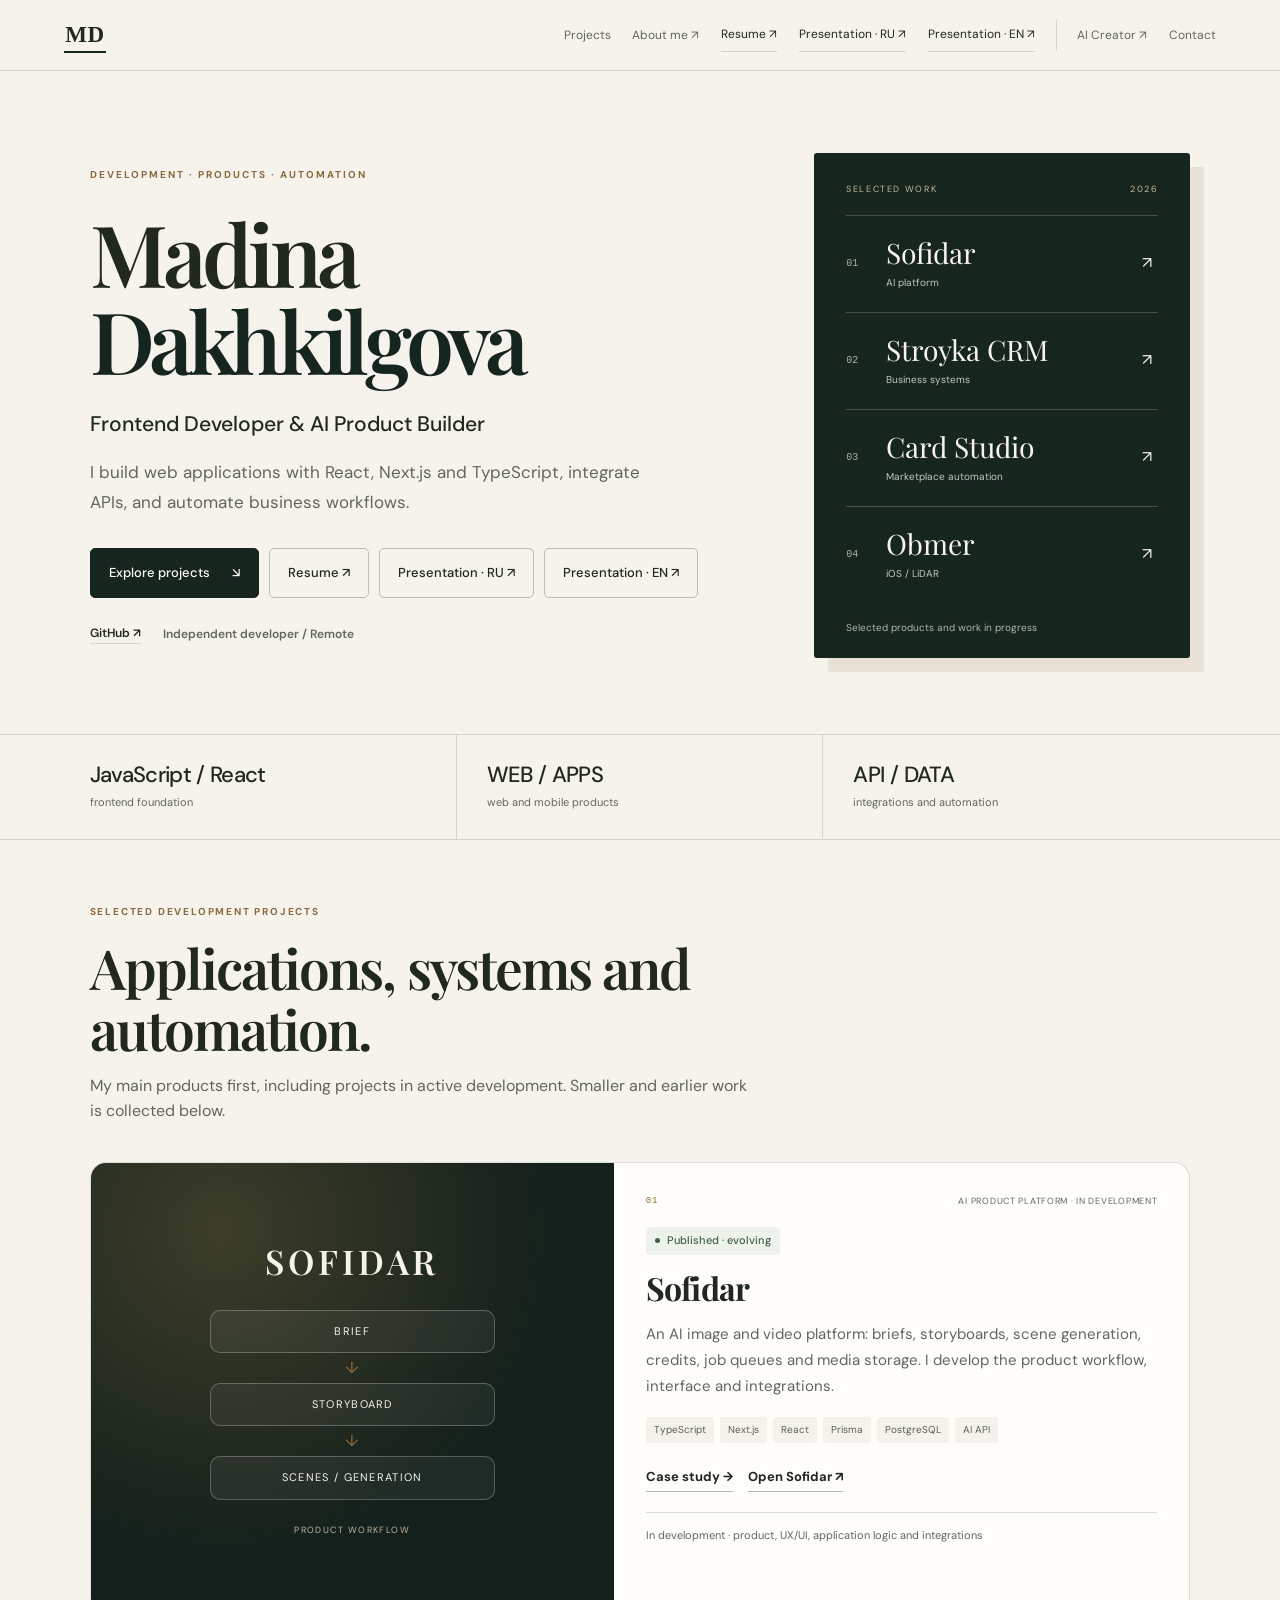
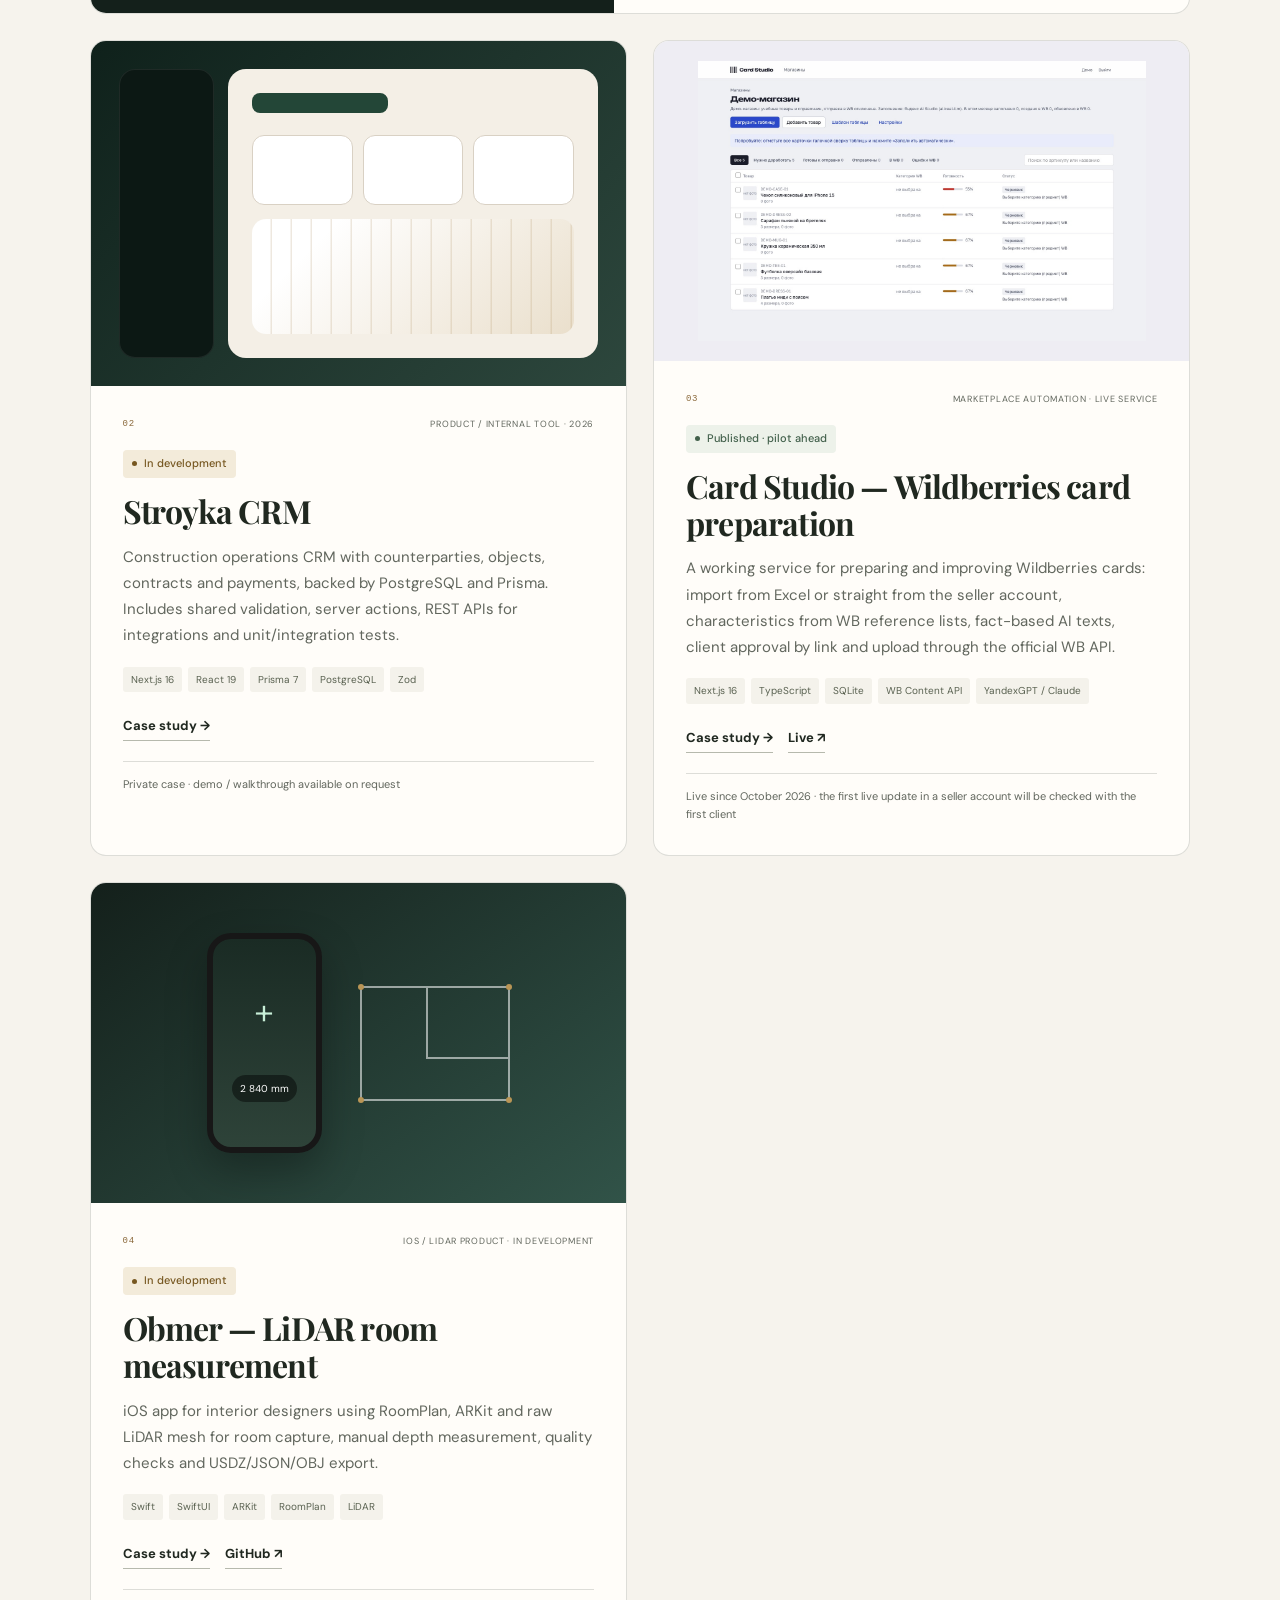
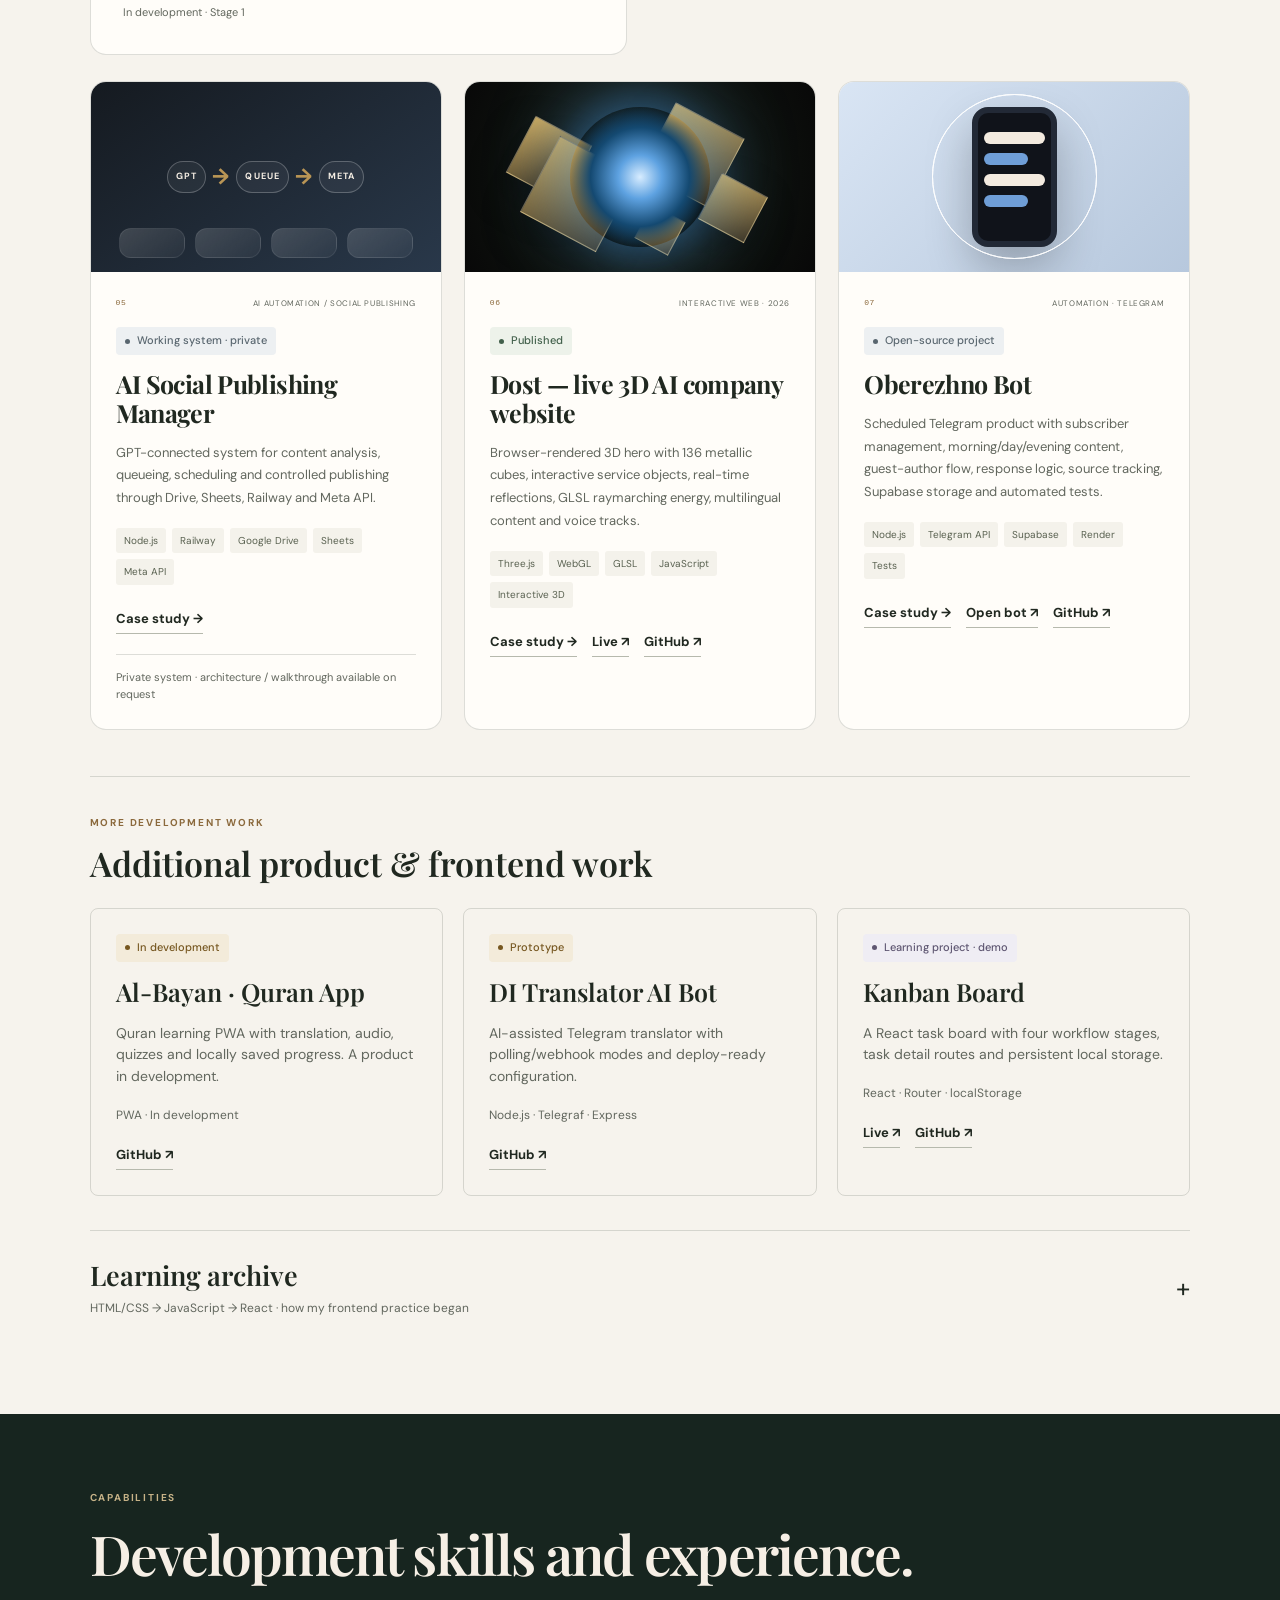
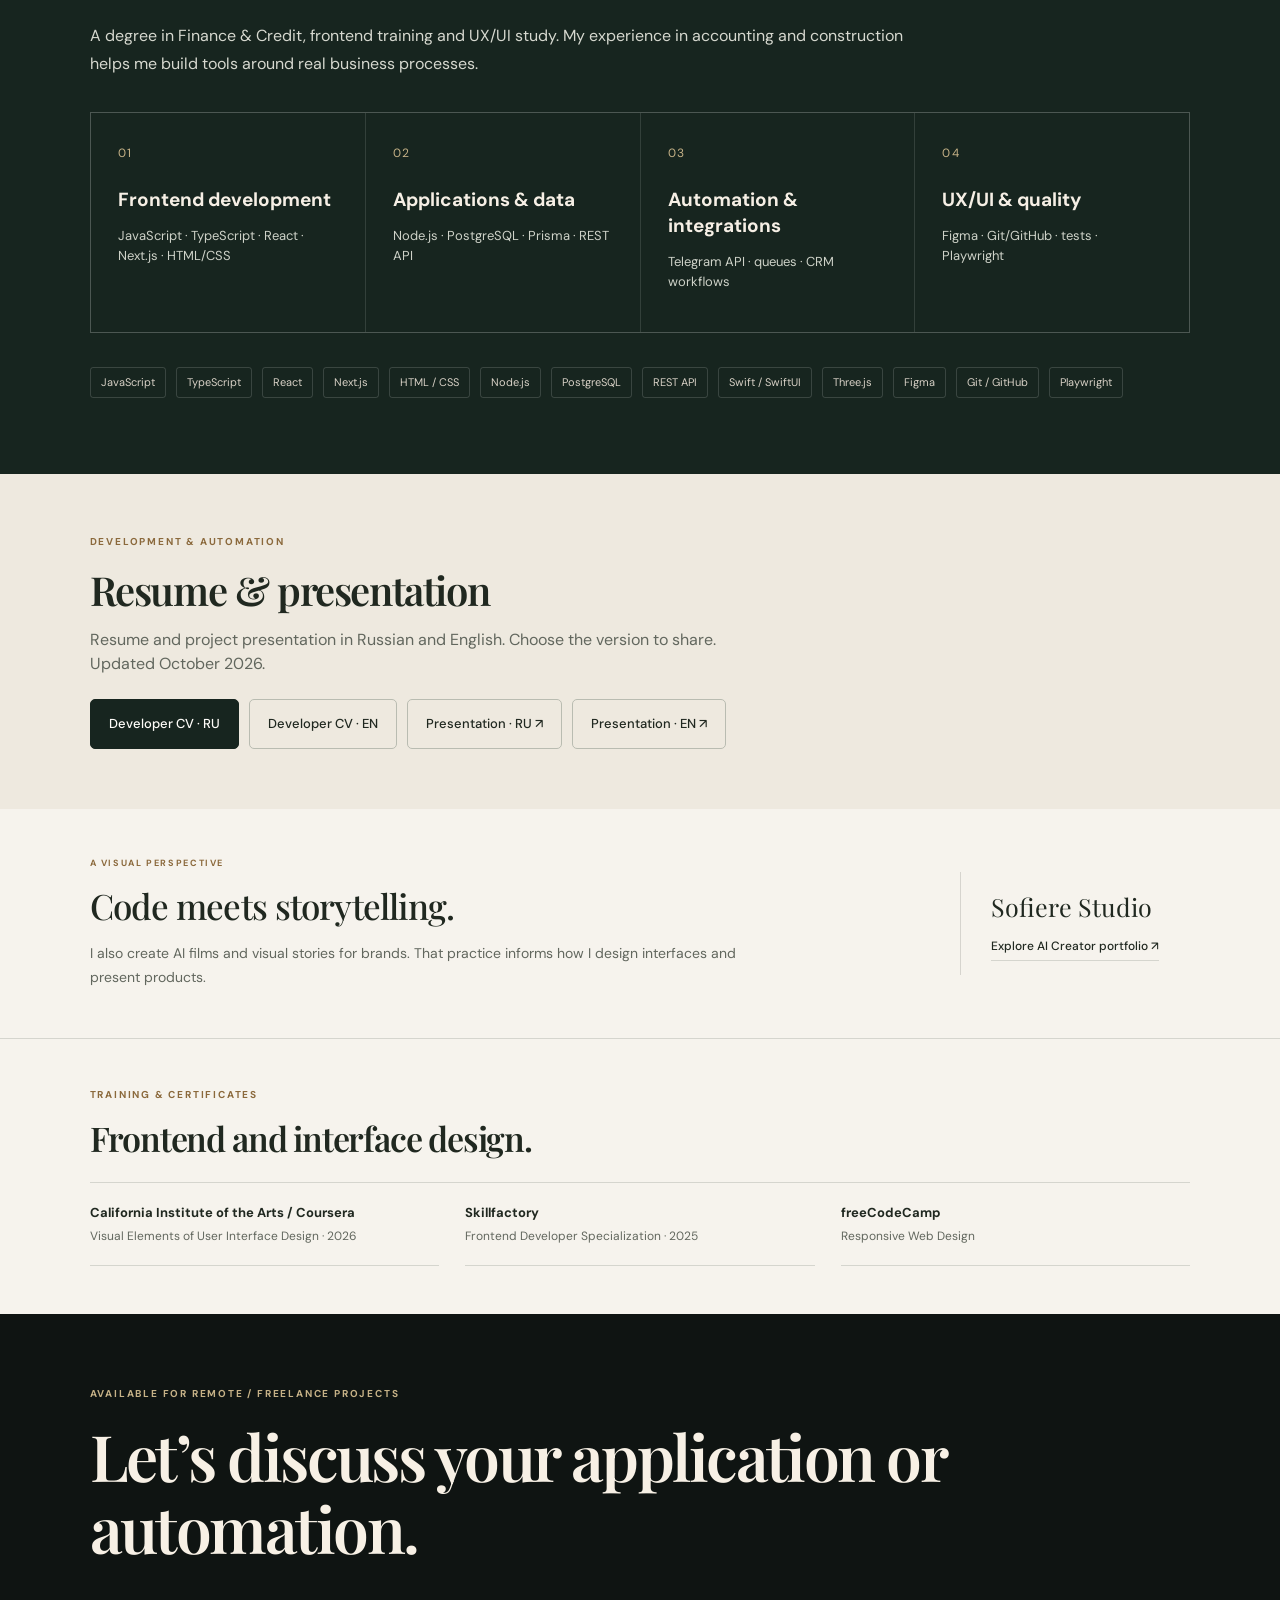
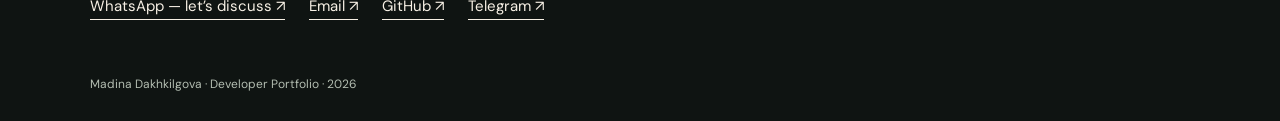
<file: index.html>
<!DOCTYPE html>
<html lang="en">
<head>
  <meta charset="UTF-8">
  <meta name="viewport" content="width=device-width, initial-scale=1.0">
  <meta name="description" content="Madina Dakhkilgova — frontend developer and AI product builder. JavaScript, React, web applications, CRM, marketplace automation and iOS products.">
  <title>Madina Dakhkilgova — Developer Portfolio</title>
  <link rel="preconnect" href="https://fonts.googleapis.com">
  <link rel="preconnect" href="https://fonts.gstatic.com" crossorigin>
  <link href="https://fonts.googleapis.com/css2?family=DM+Sans:wght@400;500;600;700&amp;family=Playfair+Display:wght@600;700&amp;display=swap" rel="stylesheet">
  <link rel="stylesheet" href="styles.css">
<meta name="theme-color" content="#17251f">
<link rel="canonical" href="https://madina-portfolio-sage.vercel.app/">
</head>
<body>
  <a href="#work" class="skip-link">Skip to projects</a><header class="site-header">
    <a class="brand" href="#top" aria-label="Madina Dakhkilgova, back to top">MD</a><nav class="nav" aria-label="Primary navigation"><a href="#work">Projects</a><a href="https://madina-di.github.io/Promo_site/Site_card.html" target="_blank" rel="noopener noreferrer">About me ↗</a><a class="cv-link nav-document" href="docs/Madina_Developer_CV_EN.pdf" target="_blank" rel="noopener noreferrer">Resume ↗</a><a class="nav-document" href="docs/Madina_Development_Portfolio_RU.pdf?v=20261018b" target="_blank" rel="noopener noreferrer">Presentation · RU ↗</a><a class="nav-document" href="docs/Madina_Development_Portfolio_EN.pdf?v=20261018b" target="_blank" rel="noopener noreferrer">Presentation · EN ↗</a><a class="nav-creator" href="https://madina-di.github.io/sofiere-studio/" target="_blank" rel="noopener noreferrer">AI Creator ↗</a><a href="#contact">Contact</a></nav></header>

  <main id="top">
    <section class="hero">
      <div class="hero-copy">
        <p class="eyebrow">DEVELOPMENT · PRODUCTS · AUTOMATION</p>
        <h1>Madina<br><span>Dakhkilgova</span>
</h1>
        <p class="hero-role">Frontend Developer &amp; AI Product Builder</p>
        <p class="hero-text">I build web applications with React, Next.js and TypeScript, integrate APIs, and automate business workflows.</p>
        <div class="hero-actions">
<a href="#work" class="button button-primary">Explore projects <span aria-hidden="true">↘</span></a><a href="docs/Madina_Developer_CV_EN.pdf" target="_blank" rel="noopener noreferrer" class="button button-ghost cv-link">Resume ↗</a><a href="docs/Madina_Development_Portfolio_RU.pdf?v=20261018b" target="_blank" rel="noopener noreferrer" class="button button-ghost">Presentation · RU ↗</a><a href="docs/Madina_Development_Portfolio_EN.pdf?v=20261018b" target="_blank" rel="noopener noreferrer" class="button button-ghost">Presentation · EN ↗</a>
</div>
<div class="hero-project-links">
<a href="https://github.com/Madina-DI" target="_blank" rel="noopener noreferrer">GitHub ↗</a><span>Independent developer / Remote</span>
</div>
</div>
      <aside class="work-index" aria-label="Selected projects"><div class="work-index-top">
<span>SELECTED WORK</span><span>2026</span>
</div>
<a href="#project-sofidar"><span class="index-number">01</span><span><strong>Sofidar</strong><small>AI platform</small></span><span aria-hidden="true">↗</span></a><a href="#project-crm"><span class="index-number">02</span><span><strong>Stroyka CRM</strong><small>Business systems</small></span><span aria-hidden="true">↗</span></a><a href="#project-card-studio"><span class="index-number">03</span><span><strong>Card Studio</strong><small>Marketplace automation</small></span><span aria-hidden="true">↗</span></a><a href="#project-obmer"><span class="index-number">04</span><span><strong>Obmer</strong><small>iOS / LiDAR</small></span><span aria-hidden="true">↗</span></a><p>Selected products and work in progress</p></aside></section>

    <section class="intro-strip">
      <div>
<span class="metric">JavaScript / React</span><small>frontend foundation</small>
</div>
<div>
<span class="metric">WEB / APPS</span><small>web and mobile products</small>
</div>
<div>
<span class="metric">API / DATA</span><small>integrations and automation</small>
</div></section>

    <section id="work" class="section">
      <div class="section-heading">
        <p class="eyebrow">SELECTED DEVELOPMENT PROJECTS</p>
        <h2>Applications, systems and automation.</h2>
        <p>My main products first, including projects in active development. Smaller and earlier work is collected below.</p>
      </div>

      <div class="featured-grid">
<article class="case case-featured" id="project-sofidar"><div class="case-visual visual-sofidar"><div class="sofidar-flow">
<span class="flow-brand">SOFIDAR</span><div class="flow-step">BRIEF</div>
<i>↓</i><div class="flow-step">STORYBOARD</div>
<i>↓</i><div class="flow-step">SCENES / GENERATION</div>
<span class="flow-caption">PRODUCT WORKFLOW</span>
</div></div>
<div class="case-copy">
<div class="case-meta">
<span>01</span><span>AI PRODUCT PLATFORM · IN DEVELOPMENT</span>
</div>
<p class="project-status status-live"><span aria-hidden="true"></span>Published · evolving</p>
<h3>Sofidar</h3>
<p>An AI image and video platform: briefs, storyboards, scene generation, credits, job queues and media storage. I develop the product workflow, interface and integrations.</p>
<div class="tags">
<span>TypeScript</span><span>Next.js</span><span>React</span><span>Prisma</span><span>PostgreSQL</span><span>AI API</span>
</div>
<div class="case-actions">
<a href="case-sofidar.html">Case study →</a><a href="https://sofidar.com/" target="_blank" rel="noopener noreferrer">Open Sofidar ↗</a>
</div>
<div class="private-note">In development · product, UX/UI, application logic and integrations</div>
</div></article><article class="case" id="project-crm">
          <div class="case-visual visual-crm">
            <div class="mock-sidebar"></div>
            <div class="mock-dashboard">
              <div class="mock-row"></div>
              <div class="mock-cards">
<i></i><i></i><i></i>
</div>
              <div class="mock-chart"></div>
            </div>
          </div>
          <div class="case-copy">
            <div class="case-meta">
<span>02</span><span>PRODUCT / INTERNAL TOOL · 2026</span>
</div>
            <p class="project-status status-development"><span aria-hidden="true"></span>In development</p>
<h3>Stroyka CRM</h3>
            <p>
              Construction operations CRM with counterparties, objects, contracts and payments, backed by PostgreSQL and Prisma. Includes shared validation, server actions, REST APIs for integrations and unit/integration tests.
            </p>
            <div class="tags">
<span>Next.js 16</span><span>React 19</span><span>Prisma 7</span><span>PostgreSQL</span><span>Zod</span>
</div>
            <div class="case-actions"><a href="case-crm.html">Case study →</a></div>
<div class="private-note">Private case · demo / walkthrough available on request</div>
          </div>
        </article>


        <article class="case card-studio-case" id="project-card-studio">
 <div class="case-visual image-visual visual-card-studio"><a href="case-card-studio.html"><img src="image/card-studio-v2-catalog.jpg" alt="Card Studio version 2 with a demo shop" loading="lazy" decoding="async"></a></div>
 <div class="case-copy">
<div class="case-meta">
<span>03</span><span>MARKETPLACE AUTOMATION · LIVE SERVICE</span>
</div>
<p class="project-status status-live"><span aria-hidden="true"></span>Published · pilot ahead</p>
<h3>Card Studio — Wildberries card preparation</h3>
<p>A working service for preparing and improving Wildberries cards: import from Excel or straight from the seller account, characteristics from WB reference lists, fact-based AI texts, client approval by link and upload through the official WB API.</p>
 <div class="tags">
<span>Next.js 16</span><span>TypeScript</span><span>SQLite</span><span>WB Content API</span><span>YandexGPT / Claude</span>
</div>
 <div class="case-actions">
<a href="case-card-studio.html">Case study →</a><a href="https://card-studio-production.up.railway.app" target="_blank" rel="noopener noreferrer">Live ↗</a>
</div>
<div class="private-note">Live since October 2026 · the first live update in a seller account will be checked with the first client</div>
</div></article>
        <article class="case" id="project-obmer">
          <div class="case-visual visual-obmer">
            <div class="obmer-mini-phone">
<span>+</span><small>2 840 mm</small>
</div>
            <div class="obmer-mini-plan">
<i></i><i></i><i></i><i></i>
</div>
          </div>
          <div class="case-copy">
            <div class="case-meta">
<span>04</span><span>IOS / LIDAR PRODUCT · IN DEVELOPMENT</span>
</div>
            <p class="project-status status-development"><span aria-hidden="true"></span>In development</p>
<h3>Obmer — LiDAR room measurement</h3>
            <p>iOS app for interior designers using RoomPlan, ARKit and raw LiDAR mesh for room capture, manual depth measurement, quality checks and USDZ/JSON/OBJ export.</p>
            <div class="tags">
<span>Swift</span><span>SwiftUI</span><span>ARKit</span><span>RoomPlan</span><span>LiDAR</span>
</div>
            <div class="case-actions">
              <a href="case-obmer.html">Case study →</a>
              <a href="https://github.com/Madina-DI/Obmer" target="_blank" rel="noopener noreferrer">GitHub ↗</a>
            </div>
            <div class="private-note">In development · Stage 1</div>
          </div>
        </article>

        </div>


      <div class="supporting-grid">
<article class="case" id="project-5">
          <div class="case-visual visual-social">
            <div class="social-flow">
              <span>GPT</span><b>→</b><span>QUEUE</span><b>→</b><span>META</span>
            </div>
            <div class="social-grid">
<i></i><i></i><i></i><i></i>
</div>
          </div>
          <div class="case-copy">
            <div class="case-meta">
<span>05</span><span>AI AUTOMATION / SOCIAL PUBLISHING</span>
</div>
            <p class="project-status status-private"><span aria-hidden="true"></span>Working system · private</p>
<h3>AI Social Publishing Manager</h3>
            <p>GPT-connected system for content analysis, queueing, scheduling and controlled publishing through Drive, Sheets, Railway and Meta API.</p>
            <div class="tags">
<span>Node.js</span><span>Railway</span><span>Google Drive</span><span>Sheets</span><span>Meta API</span>
</div>
            <div class="case-actions"><a href="case-social-manager.html">Case study →</a></div>
            <div class="private-note">Private system · architecture / walkthrough available on request</div>
          </div>
        </article>


        <article class="case" id="project-6">
          <div class="case-visual visual-dost">
            <div class="cube-field">
              <span></span><span></span><span></span><span></span><span></span><span></span>
            </div>
            <div class="energy-core"></div>
          </div>
          <div class="case-copy">
            <div class="case-meta">
<span>06</span><span>INTERACTIVE WEB · 2026</span>
</div>
            <p class="project-status status-live"><span aria-hidden="true"></span>Published</p>
<h3>Dost — live 3D AI company website</h3>
            <p>
              Browser-rendered 3D hero with 136 metallic cubes, interactive service objects,
              real-time reflections, GLSL raymarching energy, multilingual content and voice tracks.
            </p>
            <div class="tags">
<span>Three.js</span><span>WebGL</span><span>GLSL</span><span>JavaScript</span><span>Interactive 3D</span>
</div>
            <div class="case-actions">
              <a href="case-dost.html">Case study →</a>
              <a href="https://madina-di.github.io/dostik-site-3d/" target="_blank" rel="noopener noreferrer">Live ↗</a>
              <a href="https://github.com/Madina-DI/dostik-site-3d" target="_blank" rel="noopener noreferrer">GitHub ↗</a>
            </div>
          </div>
        </article>

        <article class="case" id="project-7">
          <div class="case-visual visual-bot">
            <div class="phone">
              <div class="chat">
<i></i><i></i><i></i><i></i>
</div>
            </div>
            <div class="bot-pulse p1"></div>
<div class="bot-pulse p2"></div>
<div class="bot-pulse p3"></div>
          </div>
          <div class="case-copy">
            <div class="case-meta">
<span>07</span><span>AUTOMATION · TELEGRAM</span>
</div>
            <p class="project-status status-private"><span aria-hidden="true"></span>Open-source project</p>
<h3>Oberezhno Bot</h3>
            <p>
              Scheduled Telegram product with subscriber management, morning/day/evening content,
              guest-author flow, response logic, source tracking, Supabase storage and automated tests.
            </p>
            <div class="tags">
<span>Node.js</span><span>Telegram API</span><span>Supabase</span><span>Render</span><span>Tests</span>
</div>
            <div class="case-actions">
              <a href="case-oberezhno.html">Case study →</a>
              <a href="https://t.me/oberezhno_women_bot" target="_blank" rel="noopener noreferrer">Open bot ↗</a>
              <a href="https://github.com/Madina-DI/oberezhno-bot" target="_blank" rel="noopener noreferrer">GitHub ↗</a>
            </div>
          </div>
        </article>

        </div>
<div class="additional-projects">
<div class="subsection-heading">
<p class="eyebrow">MORE DEVELOPMENT WORK</p>
<h3>Additional product &amp; frontend work</h3>
</div>
<div class="small-project-grid">
<article class="small-project"><p class="project-status status-development"><span aria-hidden="true"></span>In development</p>
<h4>Al-Bayan · Quran App</h4>
<p>Quran learning PWA with translation, audio, quizzes and locally saved progress. A product in development.</p>
<small>PWA · In development</small><div class="case-actions"><a href="https://github.com/Madina-DI/QuranApp" target="_blank" rel="noopener noreferrer">GitHub ↗</a></div></article><article class="small-project"><p class="project-status status-development"><span aria-hidden="true"></span>Prototype</p>
<h4>DI Translator AI Bot</h4>
<p>AI-assisted Telegram translator with polling/webhook modes and deploy-ready configuration.</p>
<small>Node.js · Telegraf · Express</small><div class="case-actions"><a href="https://github.com/Madina-DI/Di-translatorai-bot" target="_blank" rel="noopener noreferrer">GitHub ↗</a></div></article><article class="small-project kanban-project"><p class="project-status status-learning"><span aria-hidden="true"></span>Learning project · demo</p>
<h4>Kanban Board</h4>
<p>A React task board with four workflow stages, task detail routes and persistent local storage.</p>
<small>React · Router · localStorage</small><div class="case-actions">
<a href="https://kanban-board-one-inky.vercel.app" target="_blank" rel="noopener noreferrer">Live ↗</a><a href="https://github.com/Madina-DI/KanbanBoard" target="_blank" rel="noopener noreferrer">GitHub ↗</a>
</div></article>
</div>
</div>
<details class="archive" id="archive"><summary><span><strong>Learning archive</strong><small>HTML/CSS → JavaScript → React · how my frontend practice began</small></span><span class="archive-toggle" aria-hidden="true">+</span></summary><div class="archive-grid">
<a href="https://madina-di.github.io/Bookshop/" target="_blank" rel="noopener noreferrer" class="learning-card"><div class="learning-preview"><img src="image/previewBookshop.jpg" alt="Bookshop preview" loading="lazy" decoding="async"></div>
<div class="learning-copy">
<strong>Bookshop</strong><span>JavaScript · SCSS · API</span>
<span class="learning-status">Learning project · demo</span>
</div></a><a href="https://madina-di.github.io/youtalk/" target="_blank" rel="noopener noreferrer" class="learning-card"><div class="learning-preview"><img src="image/previewBlogYouTalk.jpg" alt="YOUTalk preview" loading="lazy" decoding="async"></div>
<div class="learning-copy">
<strong>YOUTalk</strong><span>HTML · CSS · Responsive</span>
<span class="learning-status">Learning project · demo</span>
</div></a>
          <a href="https://madina-di.github.io/Slider-js/" target="_blank" rel="noopener noreferrer" class="learning-card"><div class="learning-preview"><img src="image/previewSlider.jpg" alt="JavaScript Slider preview" loading="lazy" decoding="async"></div>
<div class="learning-copy">
<strong>JavaScript Slider</strong><span>JavaScript · DOM</span>
<span class="learning-status">Learning project · demo</span>
</div></a>
          <a href="https://madina-di.github.io/product-landing-page/" target="_blank" rel="noopener noreferrer" class="learning-card"><div class="learning-preview"><img src="image/preview3.jpg" alt="Product Landing preview" loading="lazy" width="800" height="600" decoding="async"></div>
<div class="learning-copy">
<strong>Product Landing</strong><span>HTML · CSS</span>
<span class="learning-status">Learning project · demo</span>
</div></a>
          </div></details></section>

    <section id="capabilities" class="section section-dark">
      <div class="section-heading light">
        <p class="eyebrow">CAPABILITIES</p>
        <h2>Development skills and experience.</h2>
      </div>
      <p class="development-background">A degree in Finance &amp; Credit, frontend training and UX/UI study. My experience in accounting and construction helps me build tools around real business processes.</p>
<div class="capability-grid">
        <div>
<span>01</span><h3>Frontend development</h3>
<p>JavaScript · TypeScript · React · Next.js · HTML/CSS</p>
</div>
<div>
<span>02</span><h3>Applications &amp; data</h3>
<p>Node.js · PostgreSQL · Prisma · REST API</p>
</div>
<div>
<span>03</span><h3>Automation &amp; integrations</h3>
<p>Telegram API · queues · CRM workflows</p>
</div>
<div>
<span>04</span><h3>UX/UI &amp; quality</h3>
<p>Figma · Git/GitHub · tests · Playwright</p>
</div>
</div>
      <div class="tool-line">
        <span>JavaScript</span><span>TypeScript</span><span>React</span><span>Next.js</span><span>HTML / CSS</span><span>Node.js</span><span>PostgreSQL</span><span>REST API</span><span>Swift / SwiftUI</span><span>Three.js</span><span>Figma</span><span>Git / GitHub</span><span>Playwright</span>
</div>
    </section>

    <section id="developer-materials" class="section developer-materials"><div class="section-heading">
<p class="eyebrow">DEVELOPMENT &amp; AUTOMATION</p>
<h2>Resume &amp; presentation</h2>
<p>Resume and project presentation in Russian and English. Choose the version to share. Updated October 2026.</p>
</div>
<div class="hero-actions">
<a class="button button-primary" href="docs/Madina_Developer_CV_RU.pdf" target="_blank" rel="noopener noreferrer">Developer CV · RU</a><a class="button button-ghost" href="docs/Madina_Developer_CV_EN.pdf" target="_blank" rel="noopener noreferrer">Developer CV · EN</a><a class="button button-ghost" href="docs/Madina_Development_Portfolio_RU.pdf?v=20261018b" target="_blank" rel="noopener noreferrer">Presentation · RU ↗</a><a class="button button-ghost" href="docs/Madina_Development_Portfolio_EN.pdf?v=20261018b" target="_blank" rel="noopener noreferrer">Presentation · EN ↗</a>
</div></section>
    <aside id="creative" class="creative-portfolio-link"><div>
<p class="eyebrow">A VISUAL PERSPECTIVE</p>
<h2>Code meets storytelling.</h2>
<p>I also create AI films and visual stories for brands. That practice informs how I design interfaces and present products.</p>
</div>
<a href="https://madina-di.github.io/sofiere-studio/" target="_blank" rel="noopener noreferrer"><span>Sofiere Studio</span><strong>Explore AI Creator portfolio ↗</strong></a></aside><section class="section credentials">
      <div class="section-heading">
        <p class="eyebrow">TRAINING &amp; CERTIFICATES</p>
        <h2>Frontend and interface design.</h2>
      </div>
      <div class="credential-grid">
        <div>
<strong>California Institute of the Arts / Coursera</strong><span>Visual Elements of User Interface Design · 2026</span>
</div>
        <div>
<strong>Skillfactory</strong><span>Frontend Developer Specialization · 2025</span>
</div>
        <div>
<strong>freeCodeCamp</strong><span>Responsive Web Design</span>
</div>
        </div>
    </section>

    <section id="contact" class="contact">
      <p class="eyebrow">AVAILABLE FOR REMOTE / FREELANCE PROJECTS</p>
      <h2>Let’s discuss your application or automation.</h2>
      <div class="contact-links">
        <a href="https://wa.me/19162250794" target="_blank" rel="noopener noreferrer">WhatsApp — let’s discuss ↗</a>
        <a href="mailto:madinadakhkilgova3@gmail.com">Email ↗</a>
        <a href="https://github.com/Madina-DI" target="_blank" rel="noopener noreferrer">GitHub ↗</a>
        <a href="https://t.me/MADINA_MI" target="_blank" rel="noopener noreferrer">Telegram ↗</a>
      </div>
      <p class="footer-note">Madina Dakhkilgova · Developer Portfolio · 2026</p>
    </section>
  </main>
<script src="i18n.js?v=20261018-en" defer></script>
</body>
</html>
</file>
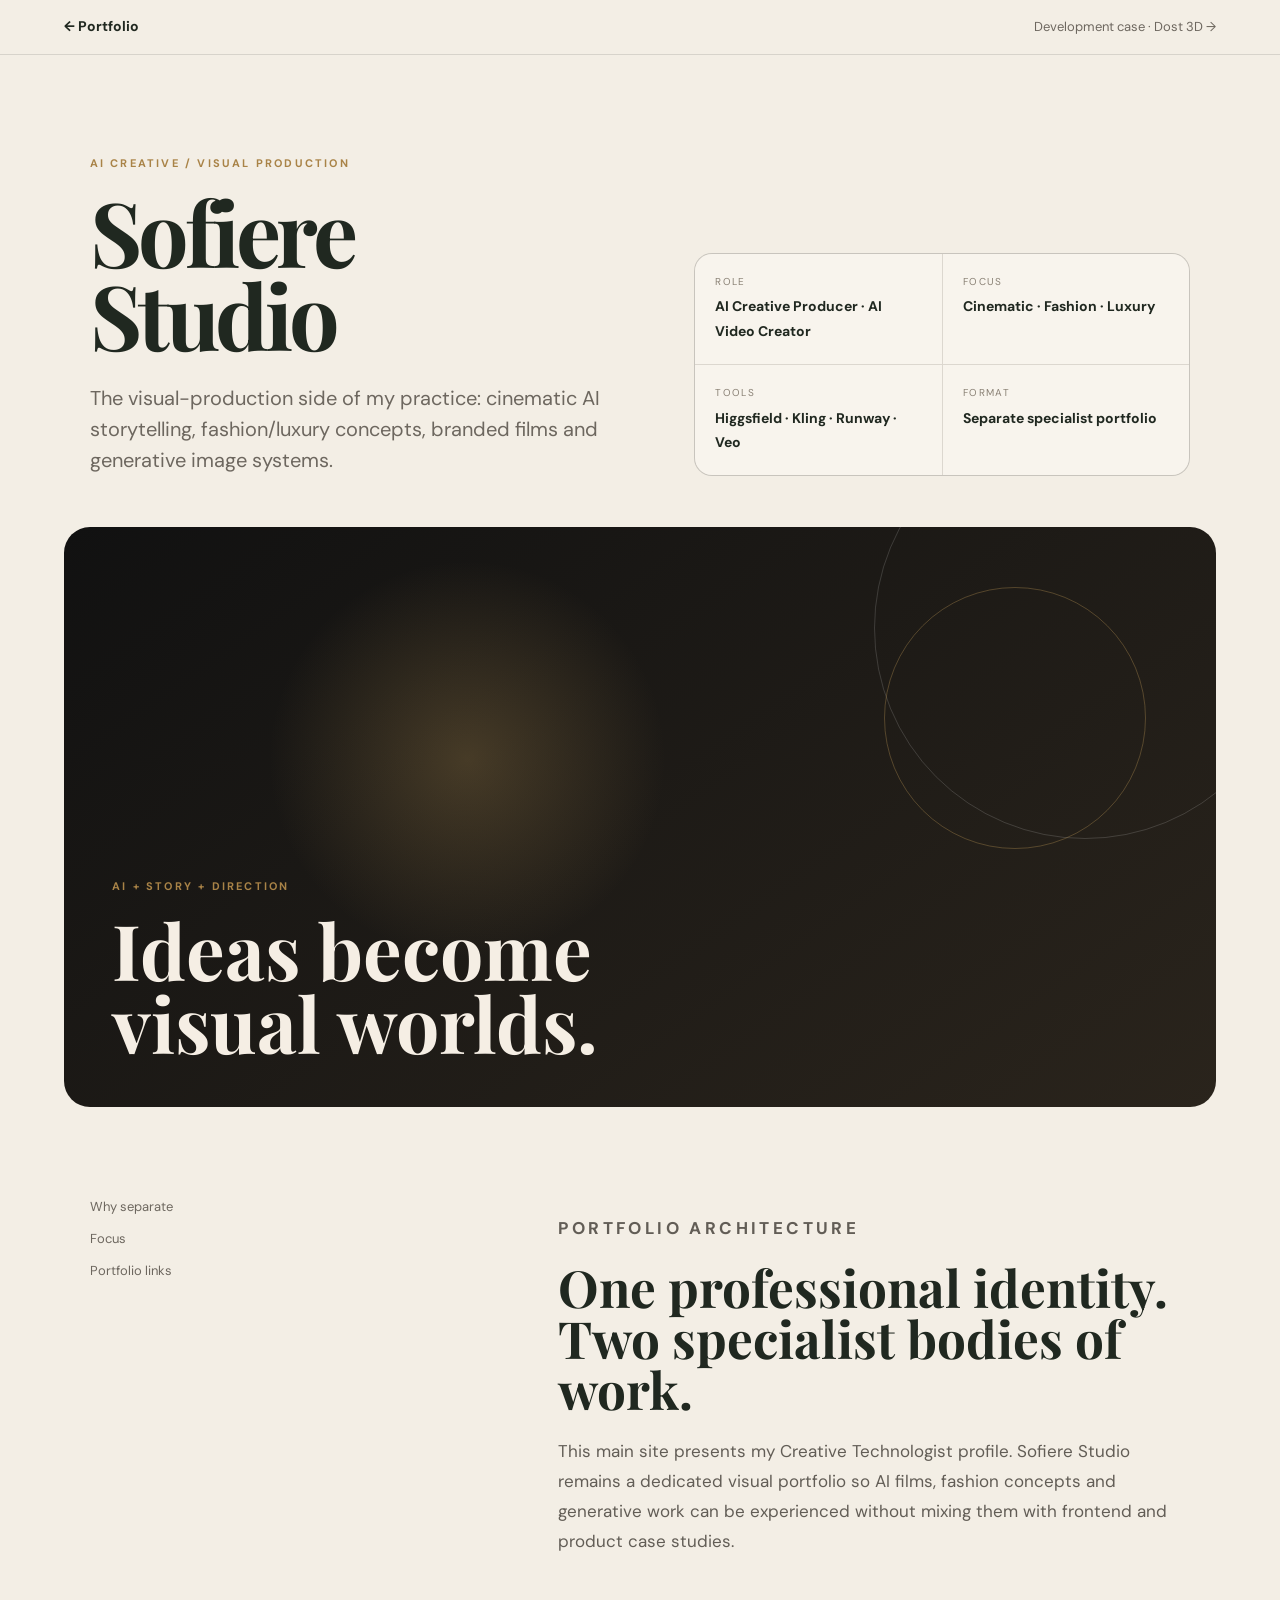
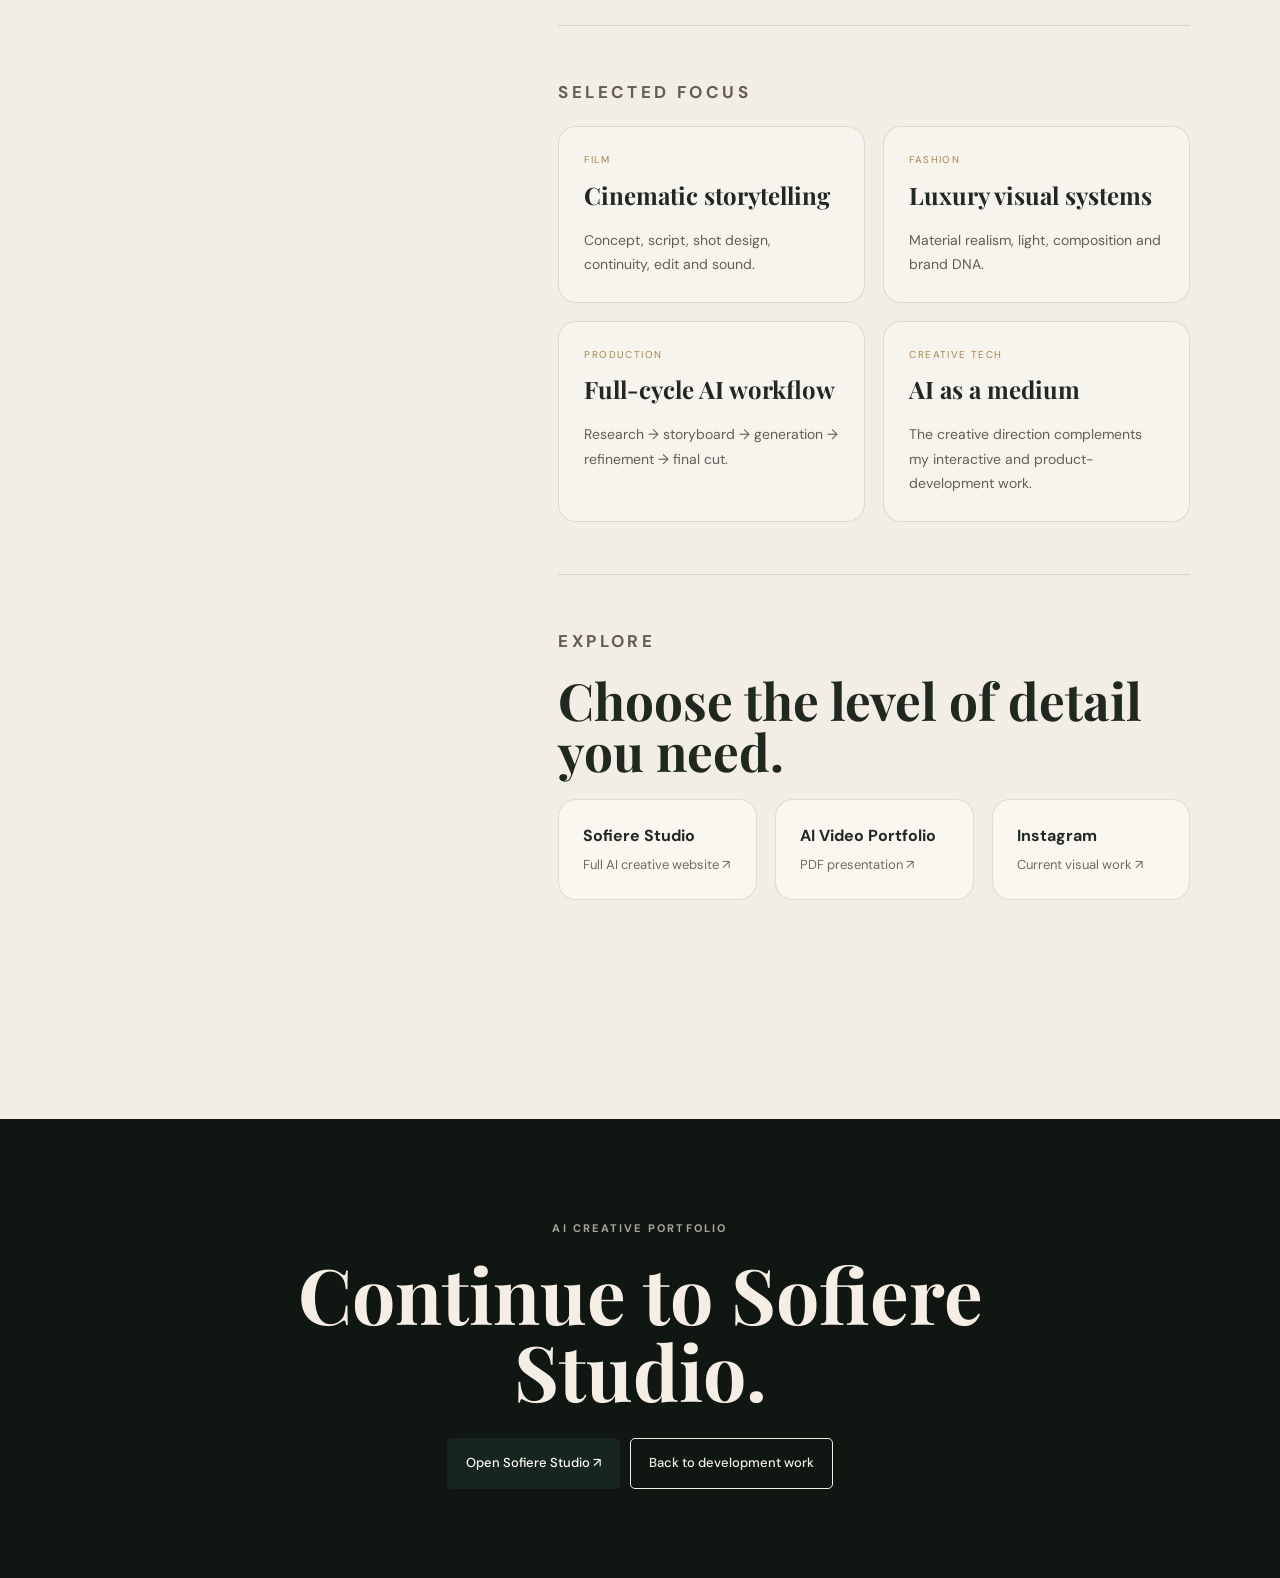
<file: case-ai-creative.html>
<!doctype html><html lang="en"><head><meta charset="UTF-8"><meta name="viewport" content="width=device-width,initial-scale=1"><title>AI Creative / Sofiere Studio — Madina Dakhkilgova</title><link rel="preconnect" href="https://fonts.googleapis.com"><link rel="preconnect" href="https://fonts.gstatic.com" crossorigin><link href="https://fonts.googleapis.com/css2?family=DM+Sans:wght@400;500;600;700&family=Playfair+Display:wght@600;700&display=swap" rel="stylesheet"><link rel="stylesheet" href="styles.css"><link rel="stylesheet" href="case.css"></head><body class="case-body">
<nav class="case-nav"><a class="back" href="index.html#creative">← Portfolio</a><a class="next" href="case-dost.html">Development case · Dost 3D →</a></nav>
<header class="case-hero"><div><p class="case-label">AI CREATIVE / VISUAL PRODUCTION</p><h1>Sofiere<br>Studio</h1><p class="case-deck">The visual-production side of my practice: cinematic AI storytelling, fashion/luxury concepts, branded films and generative image systems.</p></div><div class="case-facts"><div><span>ROLE</span><strong>AI Creative Producer · AI Video Creator</strong></div><div><span>FOCUS</span><strong>Cinematic · Fashion · Luxury</strong></div><div><span>TOOLS</span><strong>Higgsfield · Kling · Runway · Veo</strong></div><div><span>FORMAT</span><strong>Separate specialist portfolio</strong></div></div></header>
<section class="case-stage"><div class="ai-showcase"><div><p class="case-label">AI + STORY + DIRECTION</p><h2>Ideas become<br>visual worlds.</h2></div></div></section>
<main class="case-content"><aside class="case-sidebar"><a href="#why">Why separate</a><a href="#focus">Focus</a><a href="#links">Portfolio links</a></aside><article class="case-story">
<section id="why"><p class="case-label">PORTFOLIO ARCHITECTURE</p><h2>One professional identity. Two specialist bodies of work.</h2><p>This main site presents my Creative Technologist profile. Sofiere Studio remains a dedicated visual portfolio so AI films, fashion concepts and generative work can be experienced without mixing them with frontend and product case studies.</p></section>
<section id="focus"><p class="case-label">SELECTED FOCUS</p><div class="case-grid-2"><div class="case-card"><span>FILM</span><strong>Cinematic storytelling</strong><p>Concept, script, shot design, continuity, edit and sound.</p></div><div class="case-card"><span>FASHION</span><strong>Luxury visual systems</strong><p>Material realism, light, composition and brand DNA.</p></div><div class="case-card"><span>PRODUCTION</span><strong>Full-cycle AI workflow</strong><p>Research → storyboard → generation → refinement → final cut.</p></div><div class="case-card"><span>CREATIVE TECH</span><strong>AI as a medium</strong><p>The creative direction complements my interactive and product-development work.</p></div></div></section>
<section id="links"><p class="case-label">EXPLORE</p><h2>Choose the level of detail you need.</h2><div class="ai-links"><a href="https://madina-di.github.io/sofiere-studio/" target="_blank" rel="noopener"><strong>Sofiere Studio</strong><span>Full AI creative website ↗</span></a><a href="https://drive.google.com/file/d/1M2yKuSpAmS8w-sIev-sqmCkpCgGjSl5T/view" target="_blank" rel="noopener"><strong>AI Video Portfolio</strong><span>PDF presentation ↗</span></a><a href="https://www.instagram.com/sofiere__studio/" target="_blank" rel="noopener"><strong>Instagram</strong><span>Current visual work ↗</span></a></div></section>
</article></main>
<section class="case-cta"><p class="case-label">AI CREATIVE PORTFOLIO</p><h2>Continue to Sofiere Studio.</h2><div class="hero-actions"><a class="button button-primary" href="https://madina-di.github.io/sofiere-studio/" target="_blank" rel="noopener">Open Sofiere Studio ↗</a><a class="button button-ghost" href="index.html#work">Back to development work</a></div></section>
<script src="i18n.js?v=20261018-en" defer></script></body></html>
</file>
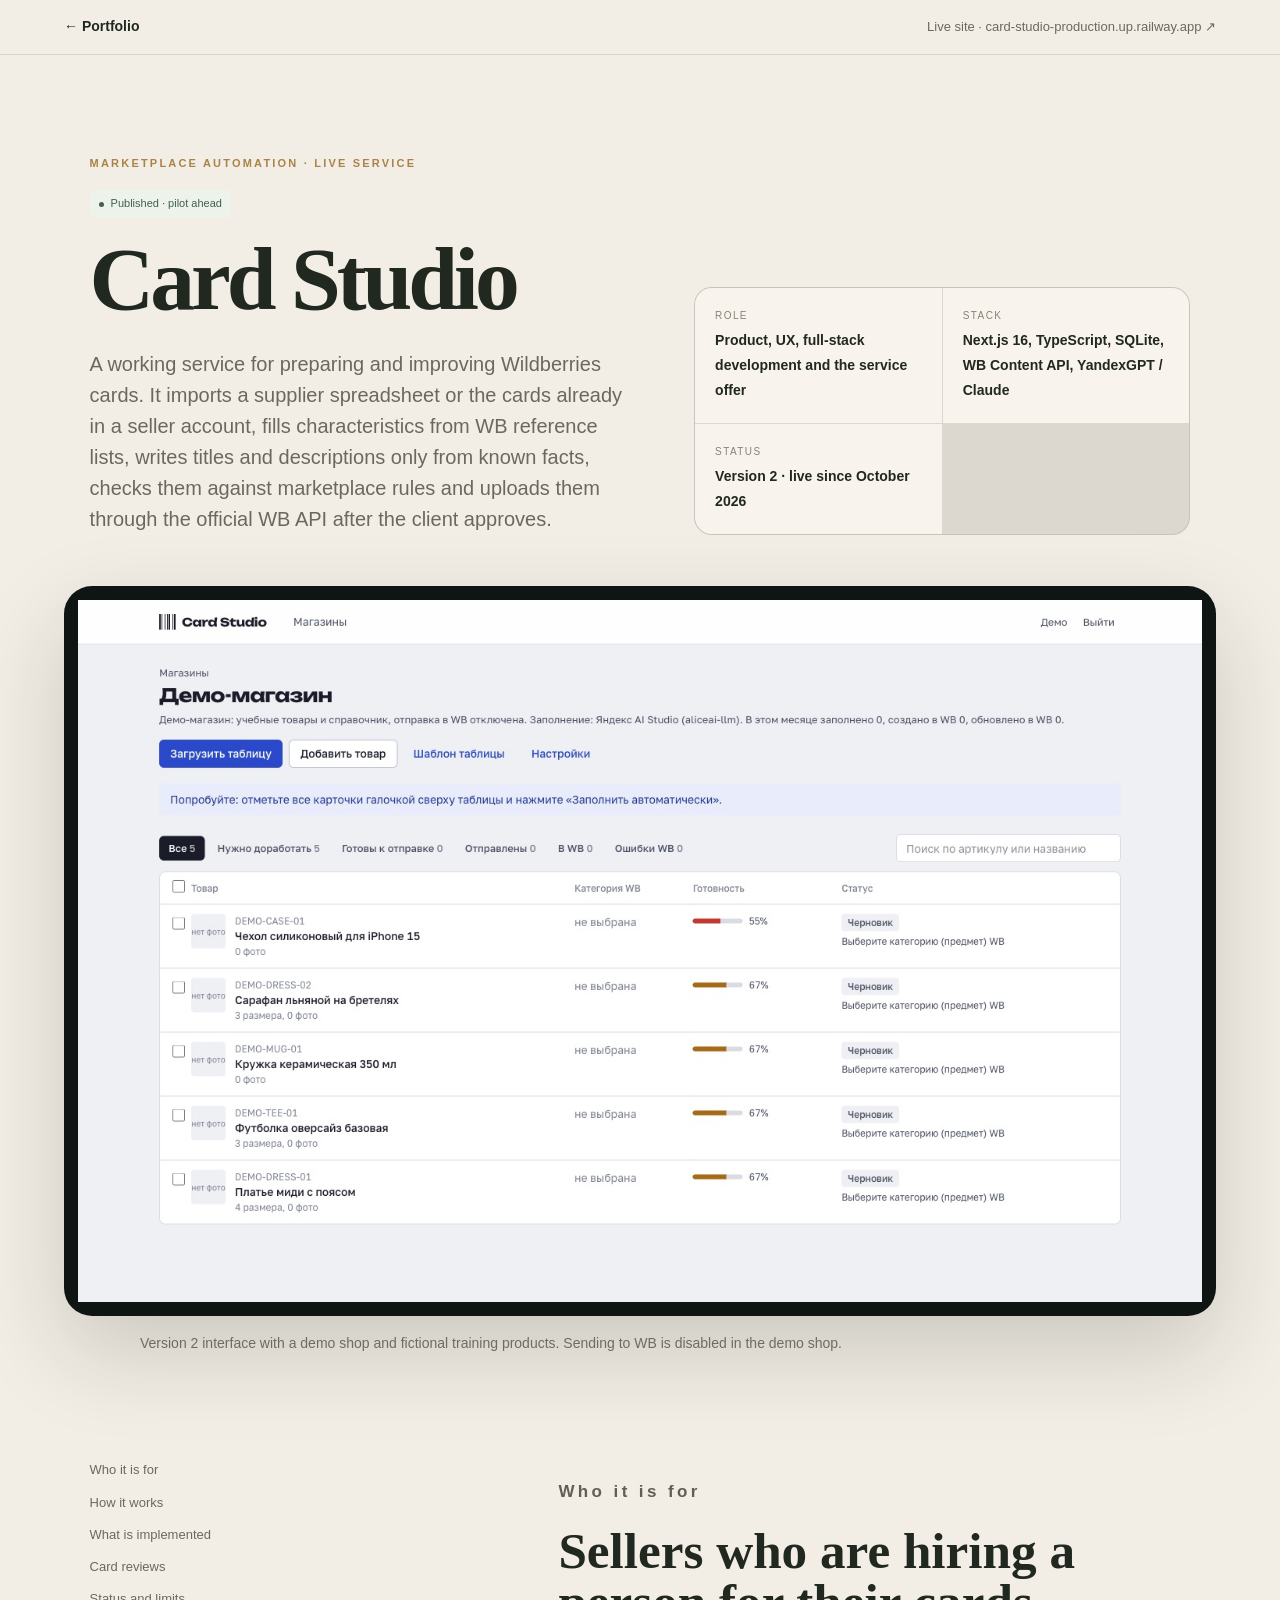
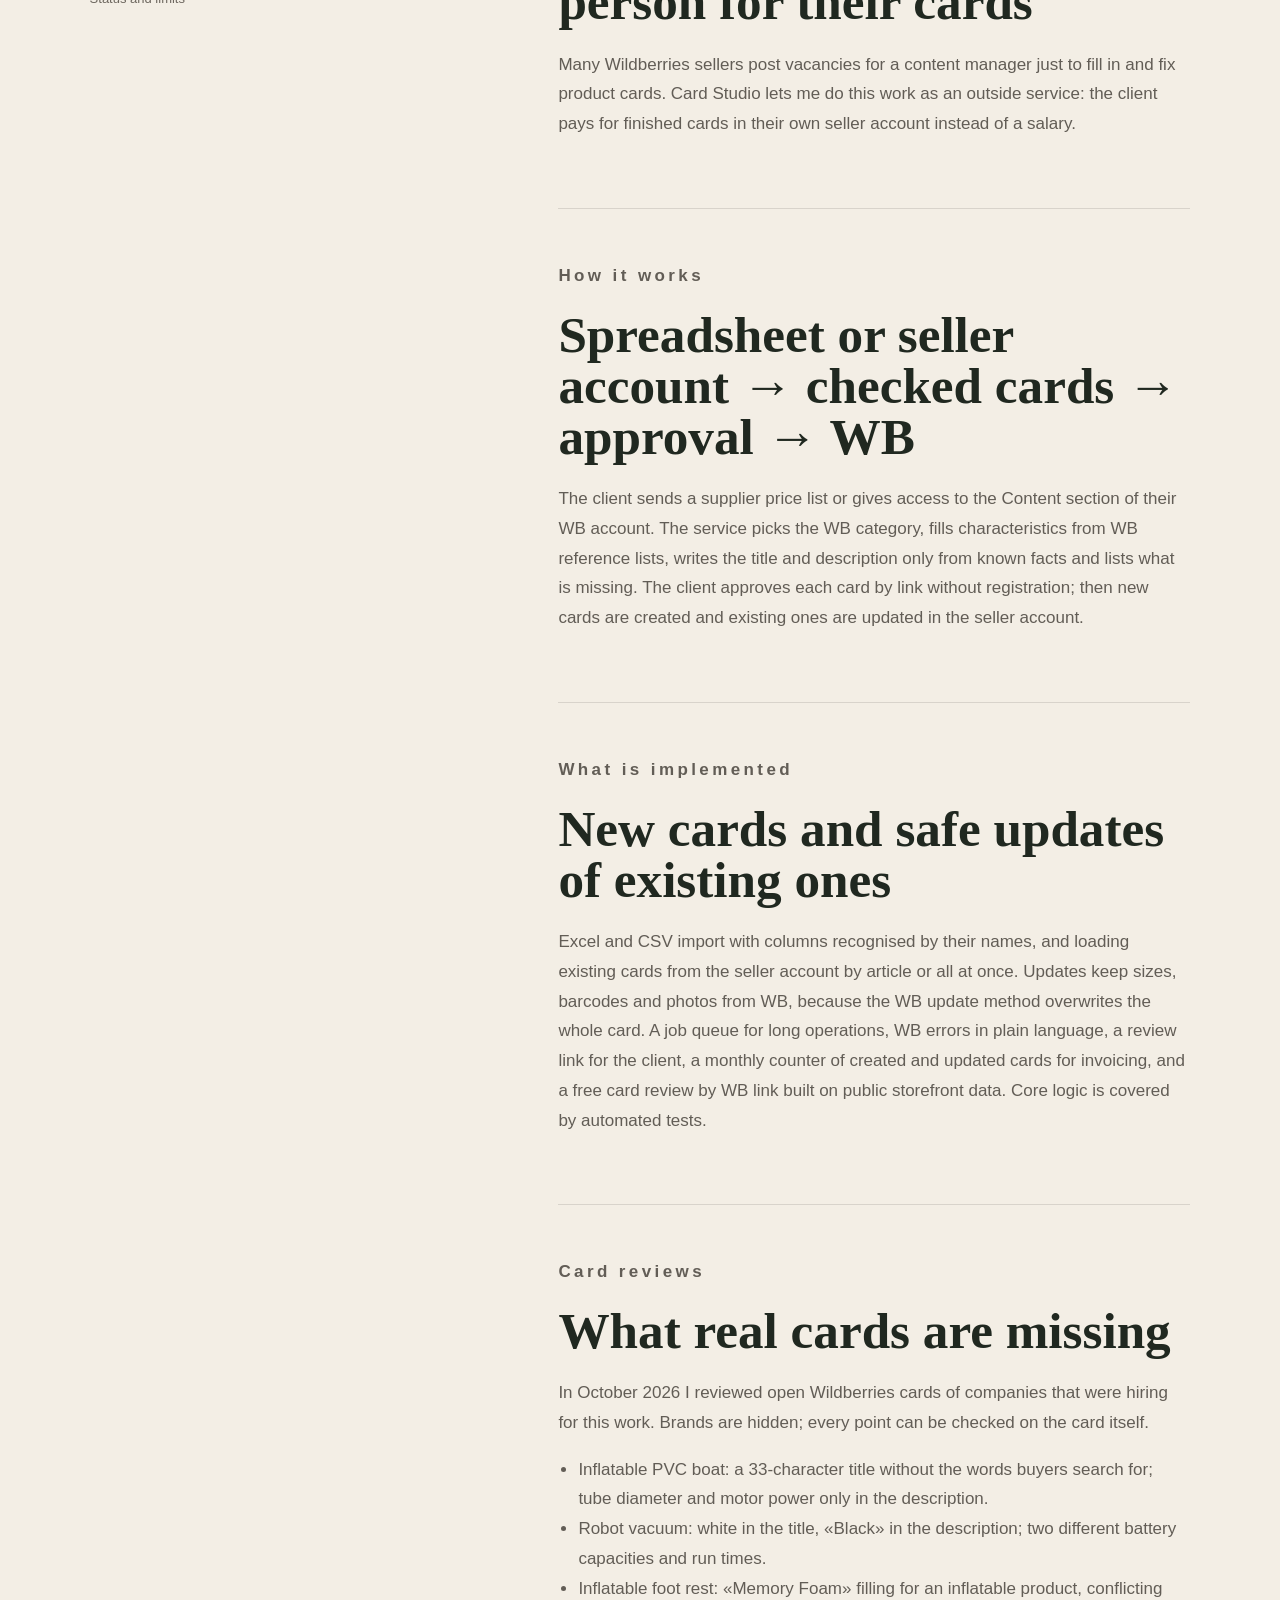
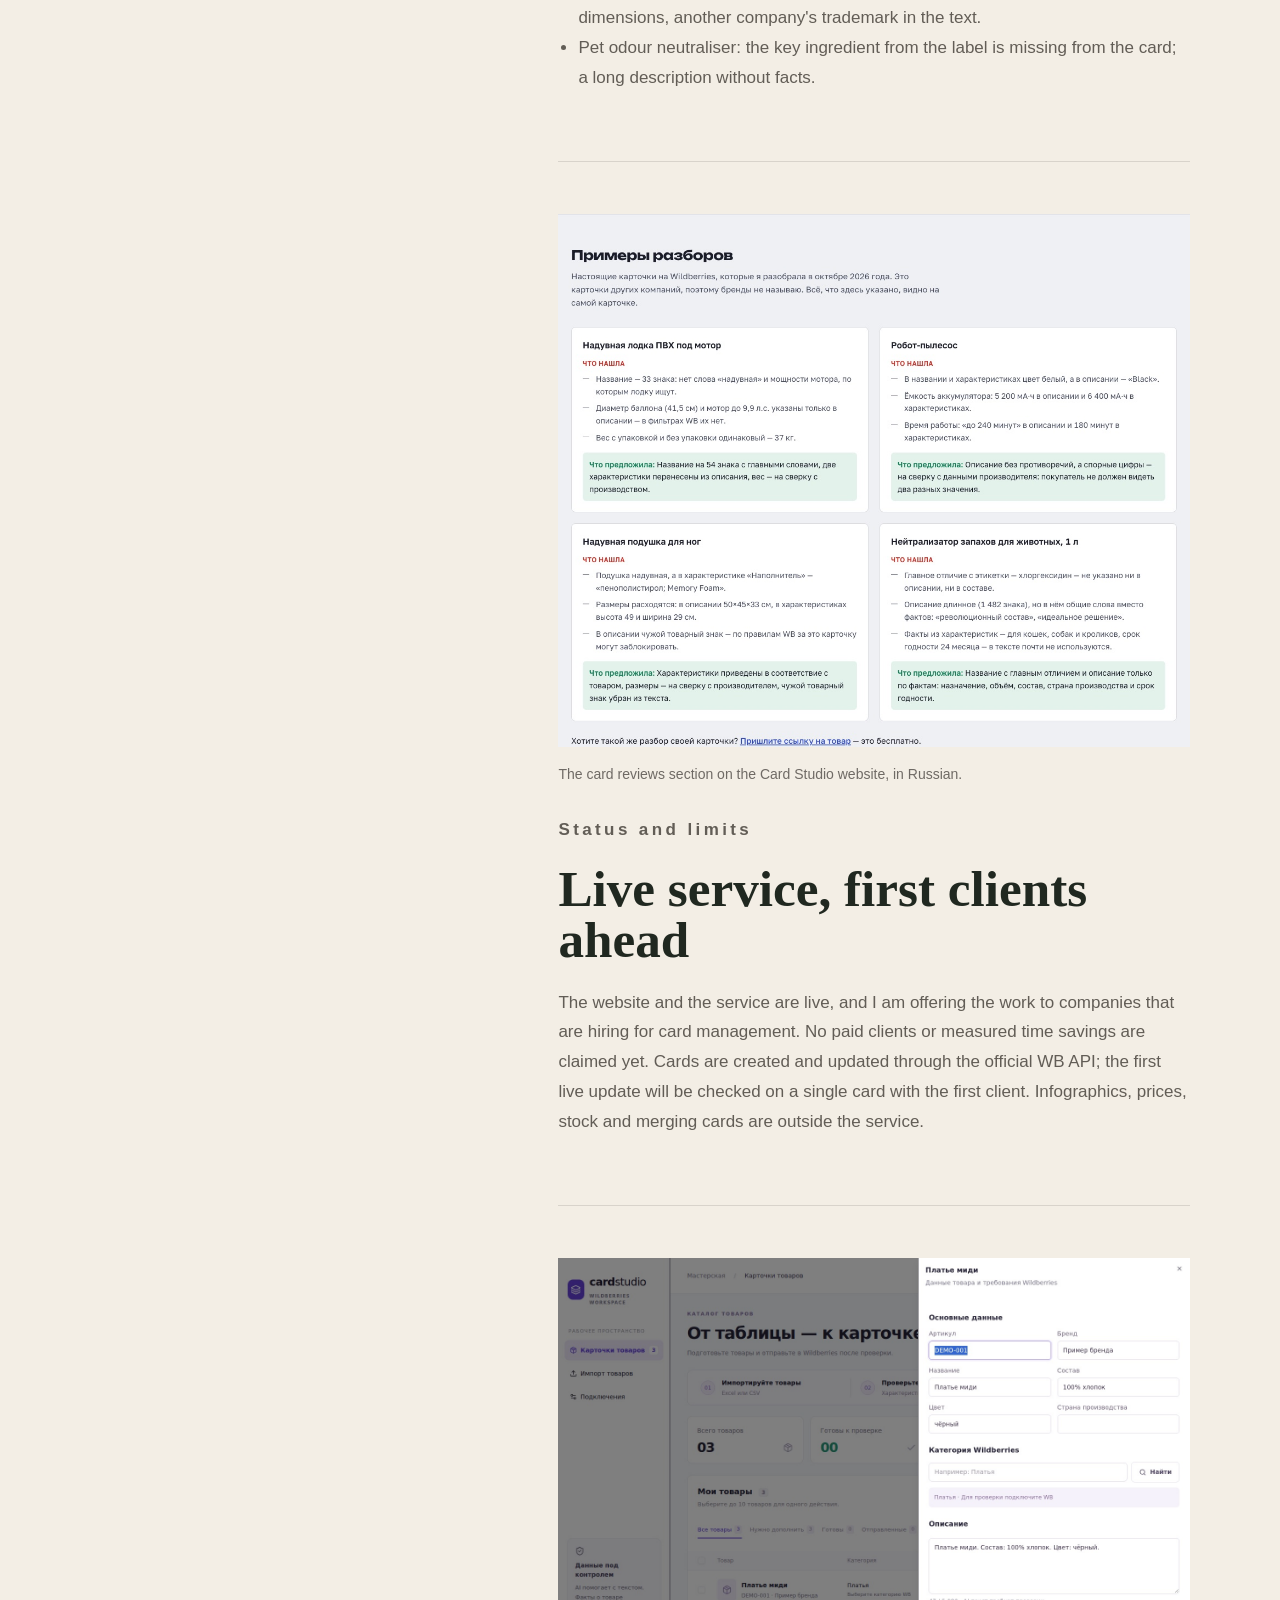
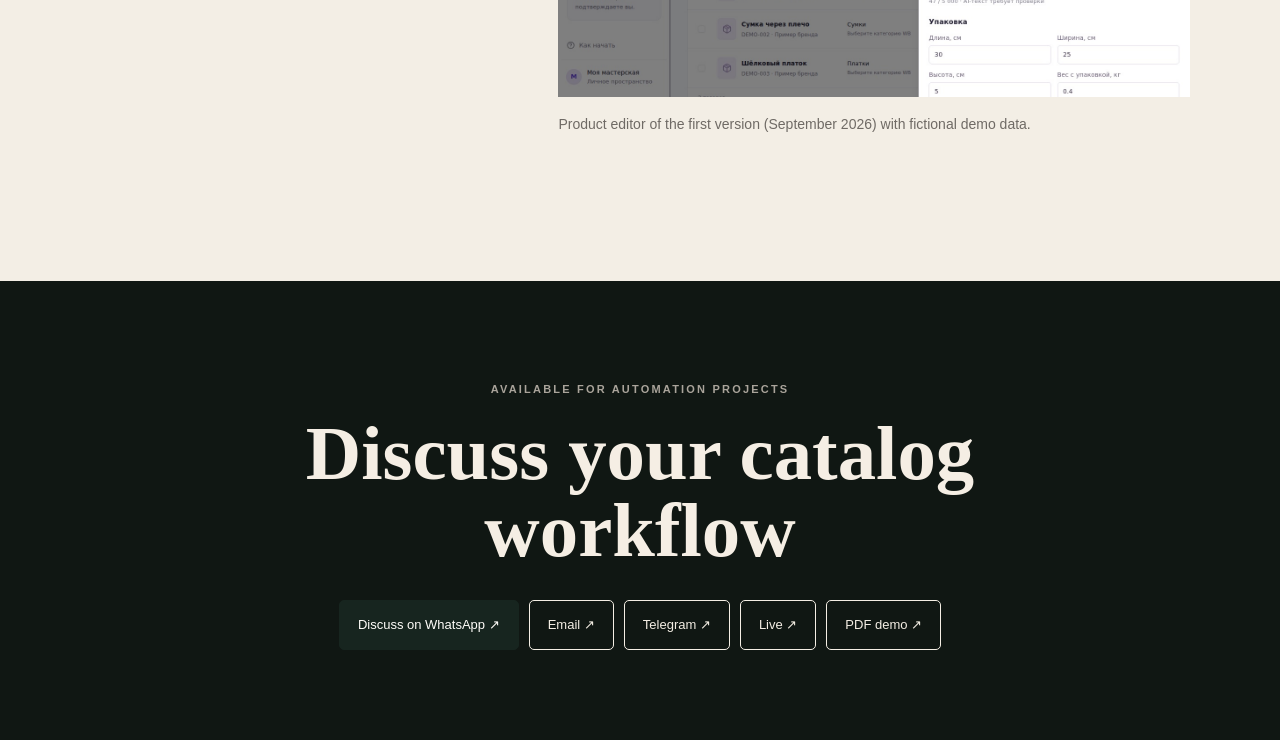
<file: case-card-studio.html>
<!DOCTYPE html>
<html lang="en">
<head>
<meta charset="UTF-8">
<meta name="viewport" content="width=device-width,initial-scale=1">
<title>Card Studio — Wildberries Automation · Madina Dakhkilgova</title>
<meta name="description" content="Card Studio: a live service for preparing and improving Wildberries cards — import from Excel or the seller account, WB reference characteristics, fact-based texts, client approval and upload through the WB API.">
<link rel="stylesheet" href="styles.css">
<link rel="stylesheet" href="case.css">
</head>
<body class="case-body">
<nav class="case-nav"><a class="back" href="index.html#work">← Portfolio</a><a class="next" href="https://card-studio-production.up.railway.app" target="_blank" rel="noopener">Live site · card-studio-production.up.railway.app ↗</a></nav><header class="case-hero"><div>
<p class="case-label">MARKETPLACE AUTOMATION · LIVE SERVICE</p>
<p class="project-status status-live"><span aria-hidden="true"></span>Published · pilot ahead</p>
<h1>Card Studio</h1>
<p class="case-deck">A working service for preparing and improving Wildberries cards. It imports a supplier spreadsheet or the cards already in a seller account, fills characteristics from WB reference lists, writes titles and descriptions only from known facts, checks them against marketplace rules and uploads them through the official WB API after the client approves.</p>
</div>
<div class="case-facts">
<div>
<span>ROLE</span><strong>Product, UX, full-stack development and the service offer</strong>
</div>
<div>
<span>STACK</span><strong>Next.js 16, TypeScript, SQLite, WB Content API, YandexGPT / Claude</strong>
</div>
<div>
<span>STATUS</span><strong>Version 2 · live since October 2026</strong>
</div>
</div></header><section class="case-stage"><div class="case-frame"><img class="card-studio-screen" src="image/card-studio-v2-catalog.jpg" alt="Card Studio version 2: demo shop with training products"></div>
<p class="screen-caption">Version 2 interface with a demo shop and fictional training products. Sending to WB is disabled in the demo shop.</p></section><main class="case-content"><aside class="case-sidebar"><a href="#problem">Who it is for</a><a href="#workflow">How it works</a><a href="#implementation">What is implemented</a><a href="#examples">Card reviews</a><a href="#pilot">Status and limits</a></aside><article class="case-story"><section id="problem"><p class="case-label">Who it is for</p>
<h2>Sellers who are hiring a person for their cards</h2>
<p>Many Wildberries sellers post vacancies for a content manager just to fill in and fix product cards. Card Studio lets me do this work as an outside service: the client pays for finished cards in their own seller account instead of a salary.</p></section><section id="workflow"><p class="case-label">How it works</p>
<h2>Spreadsheet or seller account → checked cards → approval → WB</h2>
<p>The client sends a supplier price list or gives access to the Content section of their WB account. The service picks the WB category, fills characteristics from WB reference lists, writes the title and description only from known facts and lists what is missing. The client approves each card by link without registration; then new cards are created and existing ones are updated in the seller account.</p></section><section id="implementation"><p class="case-label">What is implemented</p>
<h2>New cards and safe updates of existing ones</h2>
<p>Excel and CSV import with columns recognised by their names, and loading existing cards from the seller account by article or all at once. Updates keep sizes, barcodes and photos from WB, because the WB update method overwrites the whole card. A job queue for long operations, WB errors in plain language, a review link for the client, a monthly counter of created and updated cards for invoicing, and a free card review by WB link built on public storefront data. Core logic is covered by automated tests.</p></section><section id="examples"><p class="case-label">Card reviews</p>
<h2>What real cards are missing</h2>
<p>In October 2026 I reviewed open Wildberries cards of companies that were hiring for this work. Brands are hidden; every point can be checked on the card itself.</p>
<ul>
<li>Inflatable PVC boat: a 33-character title without the words buyers search for; tube diameter and motor power only in the description.</li>
<li>Robot vacuum: white in the title, «Black» in the description; two different battery capacities and run times.</li>
<li>Inflatable foot rest: «Memory Foam» filling for an inflatable product, conflicting dimensions, another company's trademark in the text.</li>
<li>Pet odour neutraliser: the key ingredient from the label is missing from the card; a long description without facts.</li>
</ul></section><figure class="editor-figure"><img class="card-studio-screen" src="image/card-studio-v2-examples.jpg" alt="Card reviews section on the Card Studio website"><figcaption>The card reviews section on the Card Studio website, in Russian.</figcaption></figure><section id="pilot"><p class="case-label">Status and limits</p>
<h2>Live service, first clients ahead</h2>
<p>The website and the service are live, and I am offering the work to companies that are hiring for card management. No paid clients or measured time savings are claimed yet. Cards are created and updated through the official WB API; the first live update will be checked on a single card with the first client. Infographics, prices, stock and merging cards are outside the service.</p></section><figure class="editor-figure"><img class="card-studio-screen" src="image/card-studio-editor.jpg" alt="Card Studio product editor, version 1"><figcaption>Product editor of the first version (September 2026) with fictional demo data.</figcaption></figure></article></main><section class="case-cta"><p class="case-label">AVAILABLE FOR AUTOMATION PROJECTS</p>
<h2>Discuss your catalog workflow</h2>
<div class="hero-actions">
<a class="button button-primary" href="https://wa.me/19162250794" target="_blank" rel="noopener">Discuss on WhatsApp ↗</a><a class="button button-ghost" href="mailto:madinadakhkilgova3@gmail.com?subject=Card%20Studio">Email ↗</a><a class="button button-ghost" href="https://t.me/madina_mi" target="_blank" rel="noopener">Telegram ↗</a><a class="button button-ghost" href="https://card-studio-production.up.railway.app" target="_blank" rel="noopener">Live ↗</a><a class="button button-ghost" href="docs/Card_Studio_WB_Demo.pdf">PDF demo ↗</a>
</div></section><script src="i18n.js?v=20261018-en" defer></script>
</body>
</html>
</file>
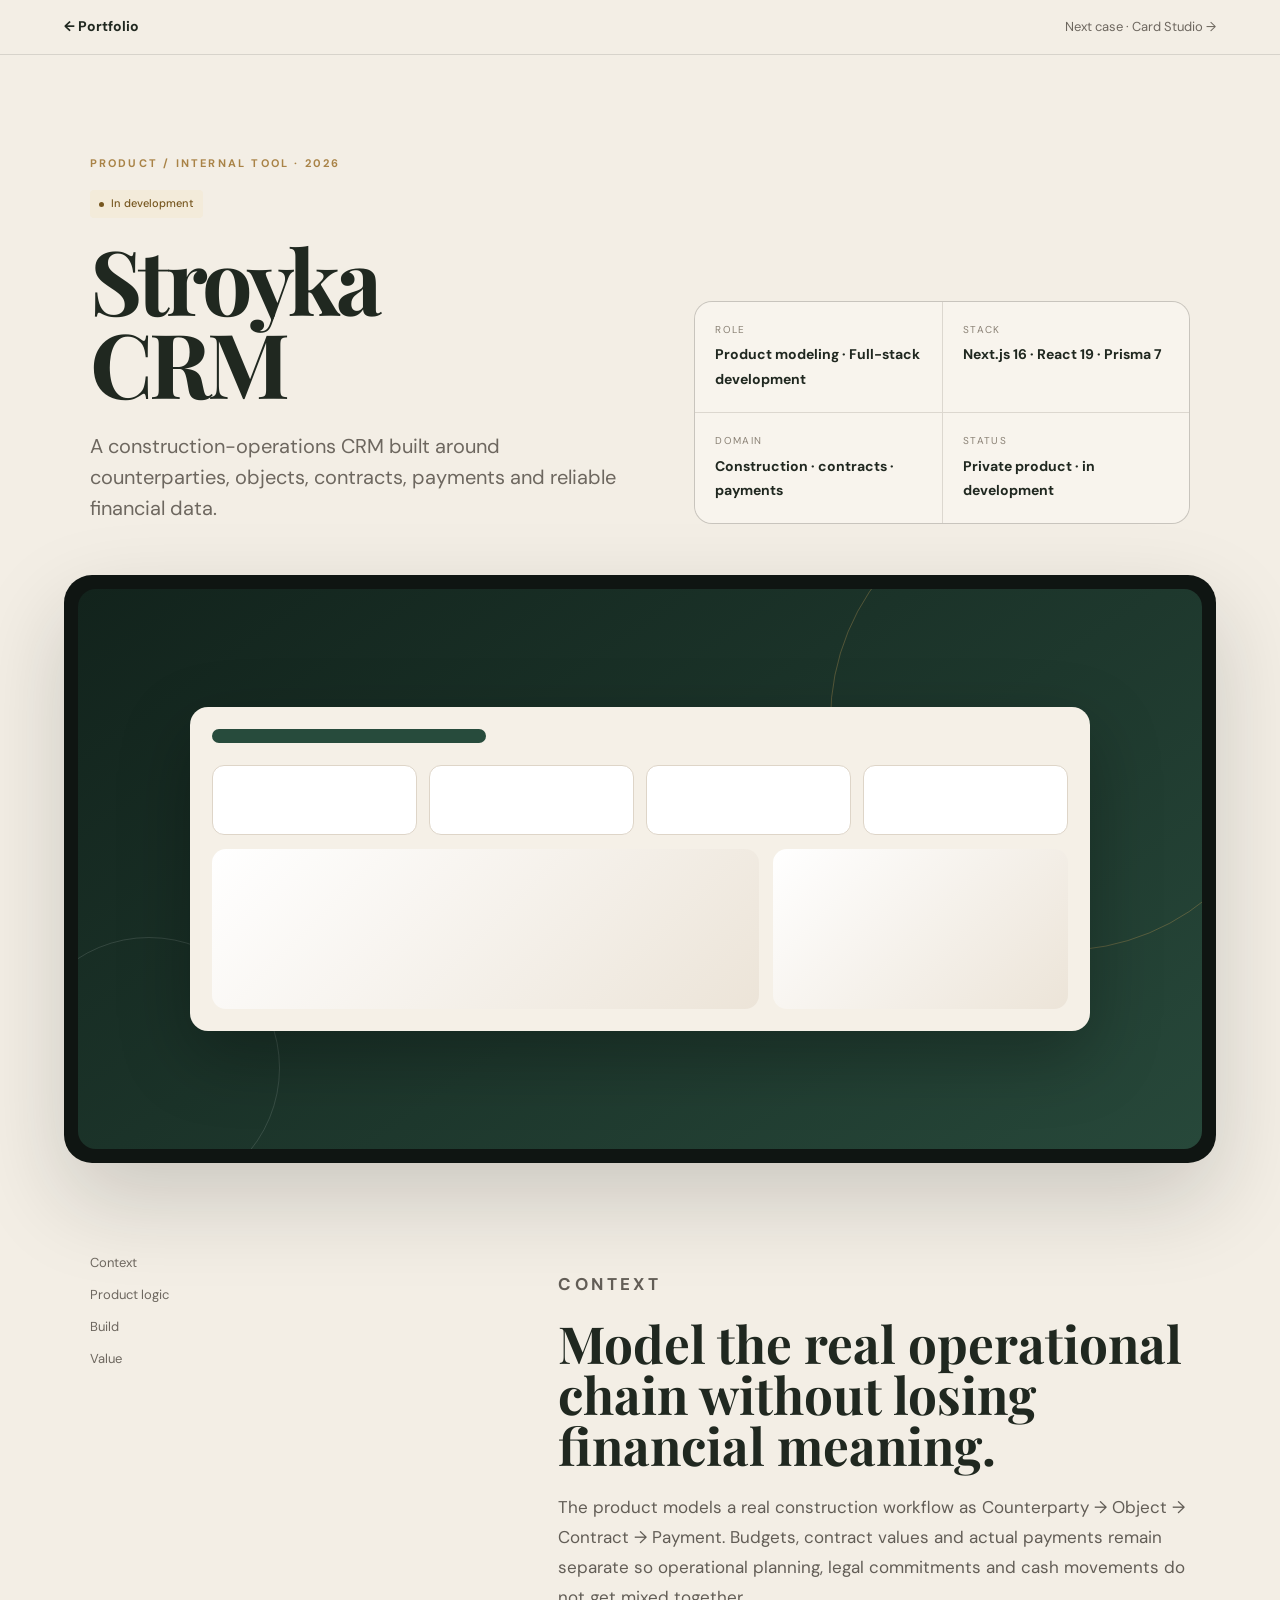
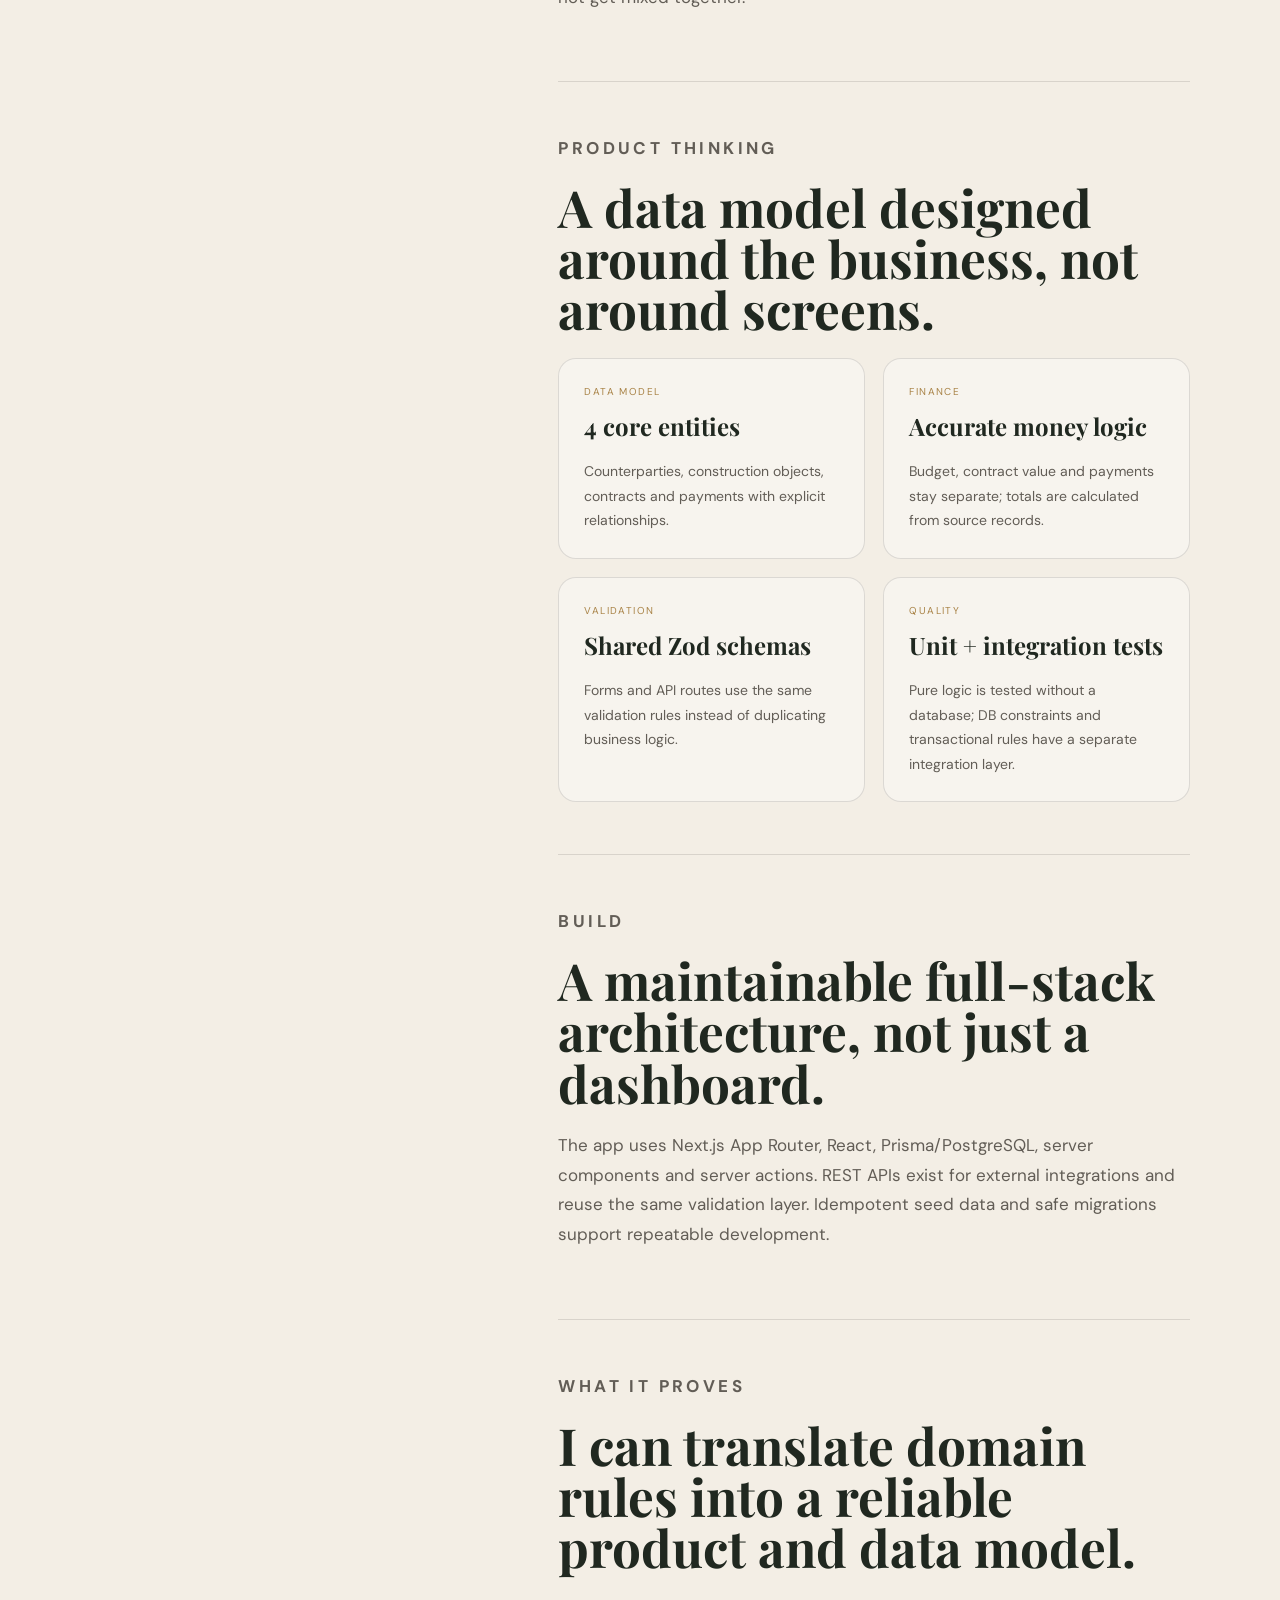
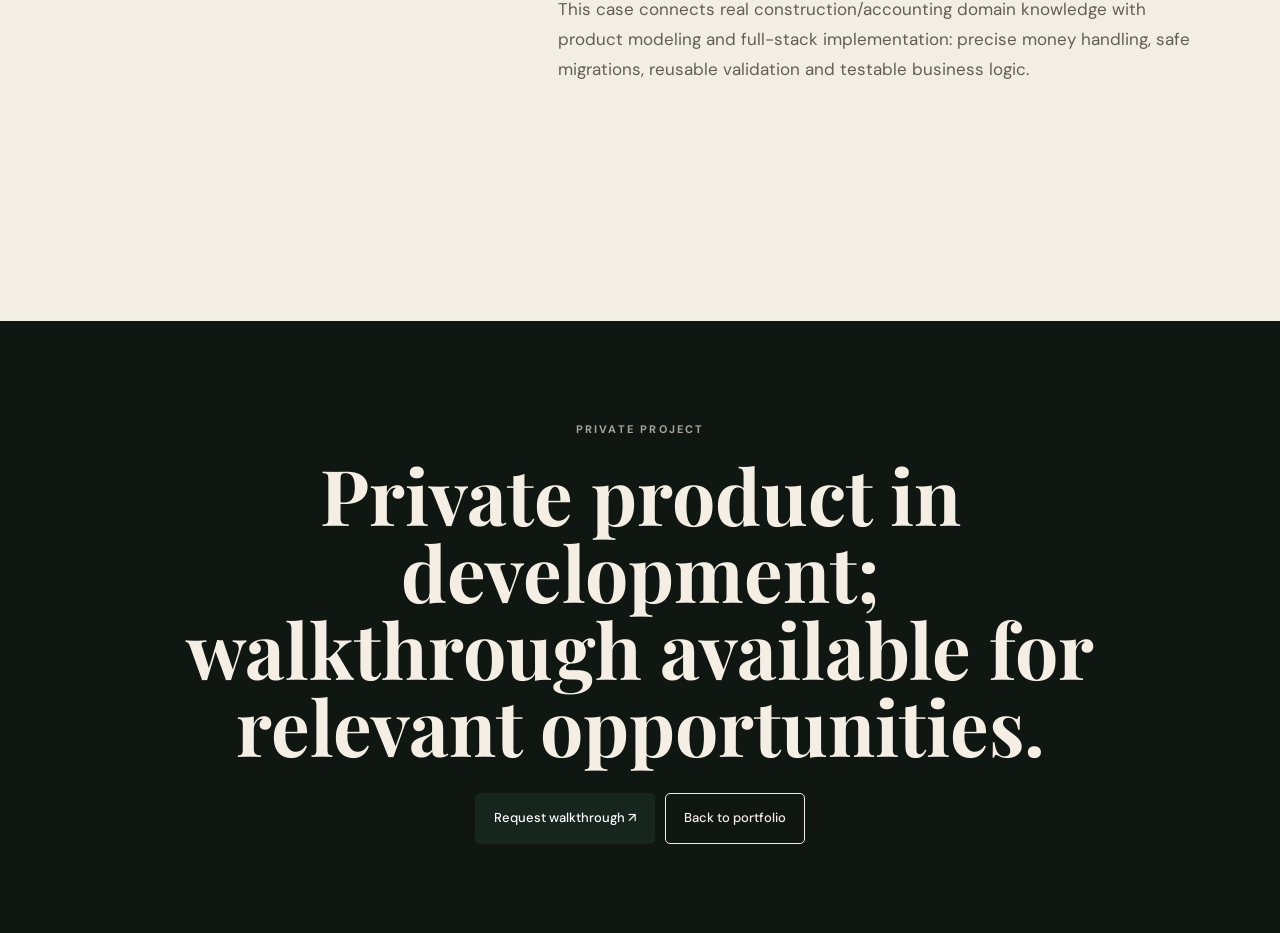
<file: case-crm.html>
<!DOCTYPE html>
<html lang="en">
<head>
<meta charset="UTF-8">
<meta name="viewport" content="width=device-width,initial-scale=1">
<title>Stroyka CRM — Case Study · Madina Dakhkilgova</title>
<link rel="preconnect" href="https://fonts.googleapis.com">
<link rel="preconnect" href="https://fonts.gstatic.com" crossorigin>
<link href="https://fonts.googleapis.com/css2?family=DM+Sans:wght@400;500;600;700&amp;family=Playfair+Display:wght@600;700&amp;display=swap" rel="stylesheet">
<link rel="stylesheet" href="styles.css">
<link rel="stylesheet" href="case.css">
</head>
<body class="case-body">
<nav class="case-nav"><a class="back" href="index.html#work">← Portfolio</a><a class="next" href="case-card-studio.html">Next case · Card Studio →</a></nav>
<header class="case-hero"><div>
<p class="case-label">PRODUCT / INTERNAL TOOL · 2026</p>
<p class="project-status status-development"><span aria-hidden="true"></span>In development</p>
<h1>Stroyka<br>CRM</h1>
<p class="case-deck">A construction-operations CRM built around counterparties, objects, contracts, payments and reliable financial data.</p>
</div>
<div class="case-facts">
<div>
<span>ROLE</span><strong>Product modeling · Full-stack development</strong>
</div>
<div>
<span>STACK</span><strong>Next.js 16 · React 19 · Prisma 7</strong>
</div>
<div>
<span>DOMAIN</span><strong>Construction · contracts · payments</strong>
</div>
<div>
<span>STATUS</span><strong>Private product · in development</strong>
</div>
</div></header>
<section class="case-stage"><div class="case-frame"><div class="placeholder"><div class="placeholder-ui">
<div class="topline"></div>
<div class="stats">
<i></i><i></i><i></i><i></i>
</div>
<div class="dashrow">
<i></i><i></i>
</div>
</div></div></div></section>
<main class="case-content"><aside class="case-sidebar"><a href="#context">Context</a><a href="#product">Product logic</a><a href="#build">Build</a><a href="#value">Value</a></aside><article class="case-story">
<section id="context"><p class="case-label">CONTEXT</p>
<h2>Model the real operational chain without losing financial meaning.</h2>
<p>The product models a real construction workflow as Counterparty → Object → Contract → Payment. Budgets, contract values and actual payments remain separate so operational planning, legal commitments and cash movements do not get mixed together.</p></section>
<section id="product"><p class="case-label">PRODUCT THINKING</p>
<h2>A data model designed around the business, not around screens.</h2>
<div class="case-grid-2">
<div class="case-card">
<span>DATA MODEL</span><strong>4 core entities</strong><p>Counterparties, construction objects, contracts and payments with explicit relationships.</p>
</div>
<div class="case-card">
<span>FINANCE</span><strong>Accurate money logic</strong><p>Budget, contract value and payments stay separate; totals are calculated from source records.</p>
</div>
<div class="case-card">
<span>VALIDATION</span><strong>Shared Zod schemas</strong><p>Forms and API routes use the same validation rules instead of duplicating business logic.</p>
</div>
<div class="case-card">
<span>QUALITY</span><strong>Unit + integration tests</strong><p>Pure logic is tested without a database; DB constraints and transactional rules have a separate integration layer.</p>
</div>
</div></section>
<section id="build"><p class="case-label">BUILD</p>
<h2>A maintainable full-stack architecture, not just a dashboard.</h2>
<p>The app uses Next.js App Router, React, Prisma/PostgreSQL, server components and server actions. REST APIs exist for external integrations and reuse the same validation layer. Idempotent seed data and safe migrations support repeatable development.</p></section>
<section id="value"><p class="case-label">WHAT IT PROVES</p>
<h2>I can translate domain rules into a reliable product and data model.</h2>
<p>This case connects real construction/accounting domain knowledge with product modeling and full-stack implementation: precise money handling, safe migrations, reusable validation and testable business logic.</p></section>
</article></main>
<section class="case-cta"><p class="case-label">PRIVATE PROJECT</p>
<h2>Private product in development; walkthrough available for relevant opportunities.</h2>
<div class="hero-actions">
<a class="button button-primary" href="mailto:madinadakhkilgova3@gmail.com?subject=Stroyka%20CRM%20case">Request walkthrough ↗</a><a class="button button-ghost" href="index.html#work">Back to portfolio</a>
</div></section>
<script src="i18n.js?v=20261018-en" defer></script>
</body>
</html>
</file>
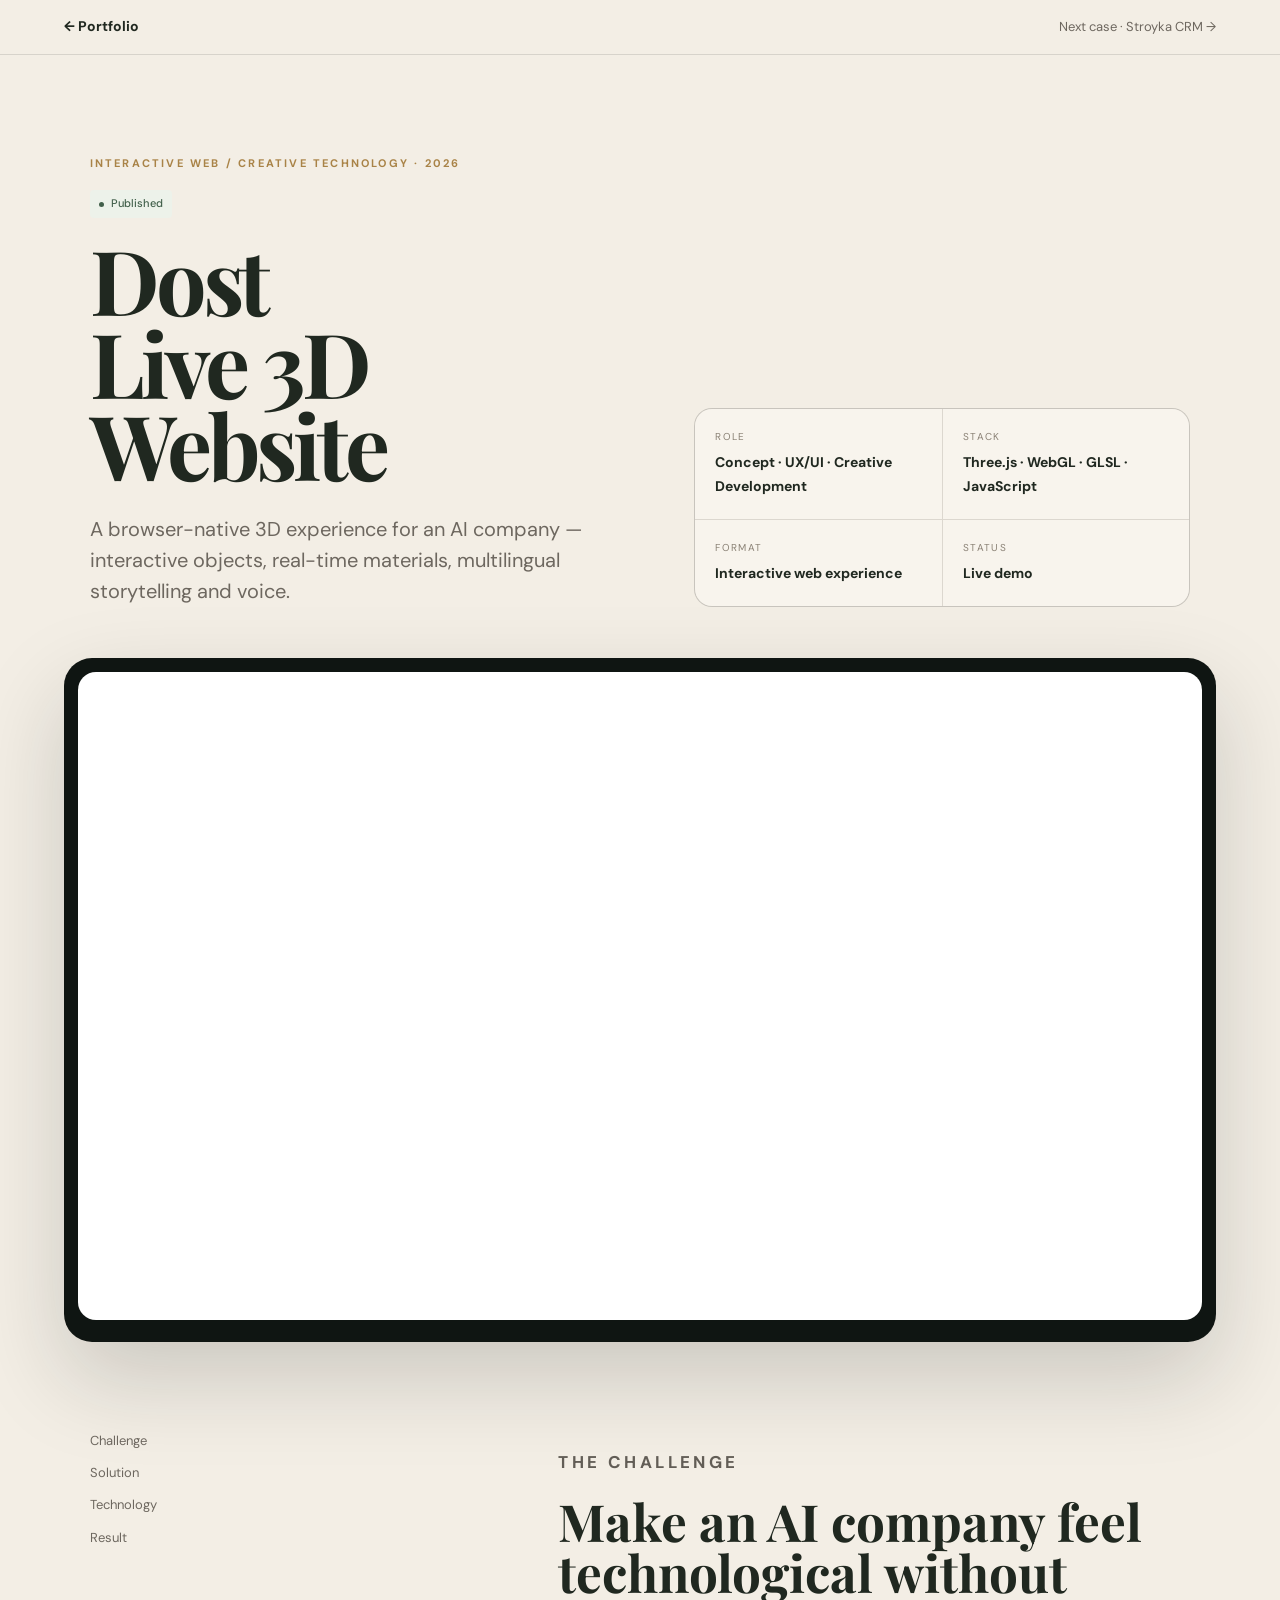
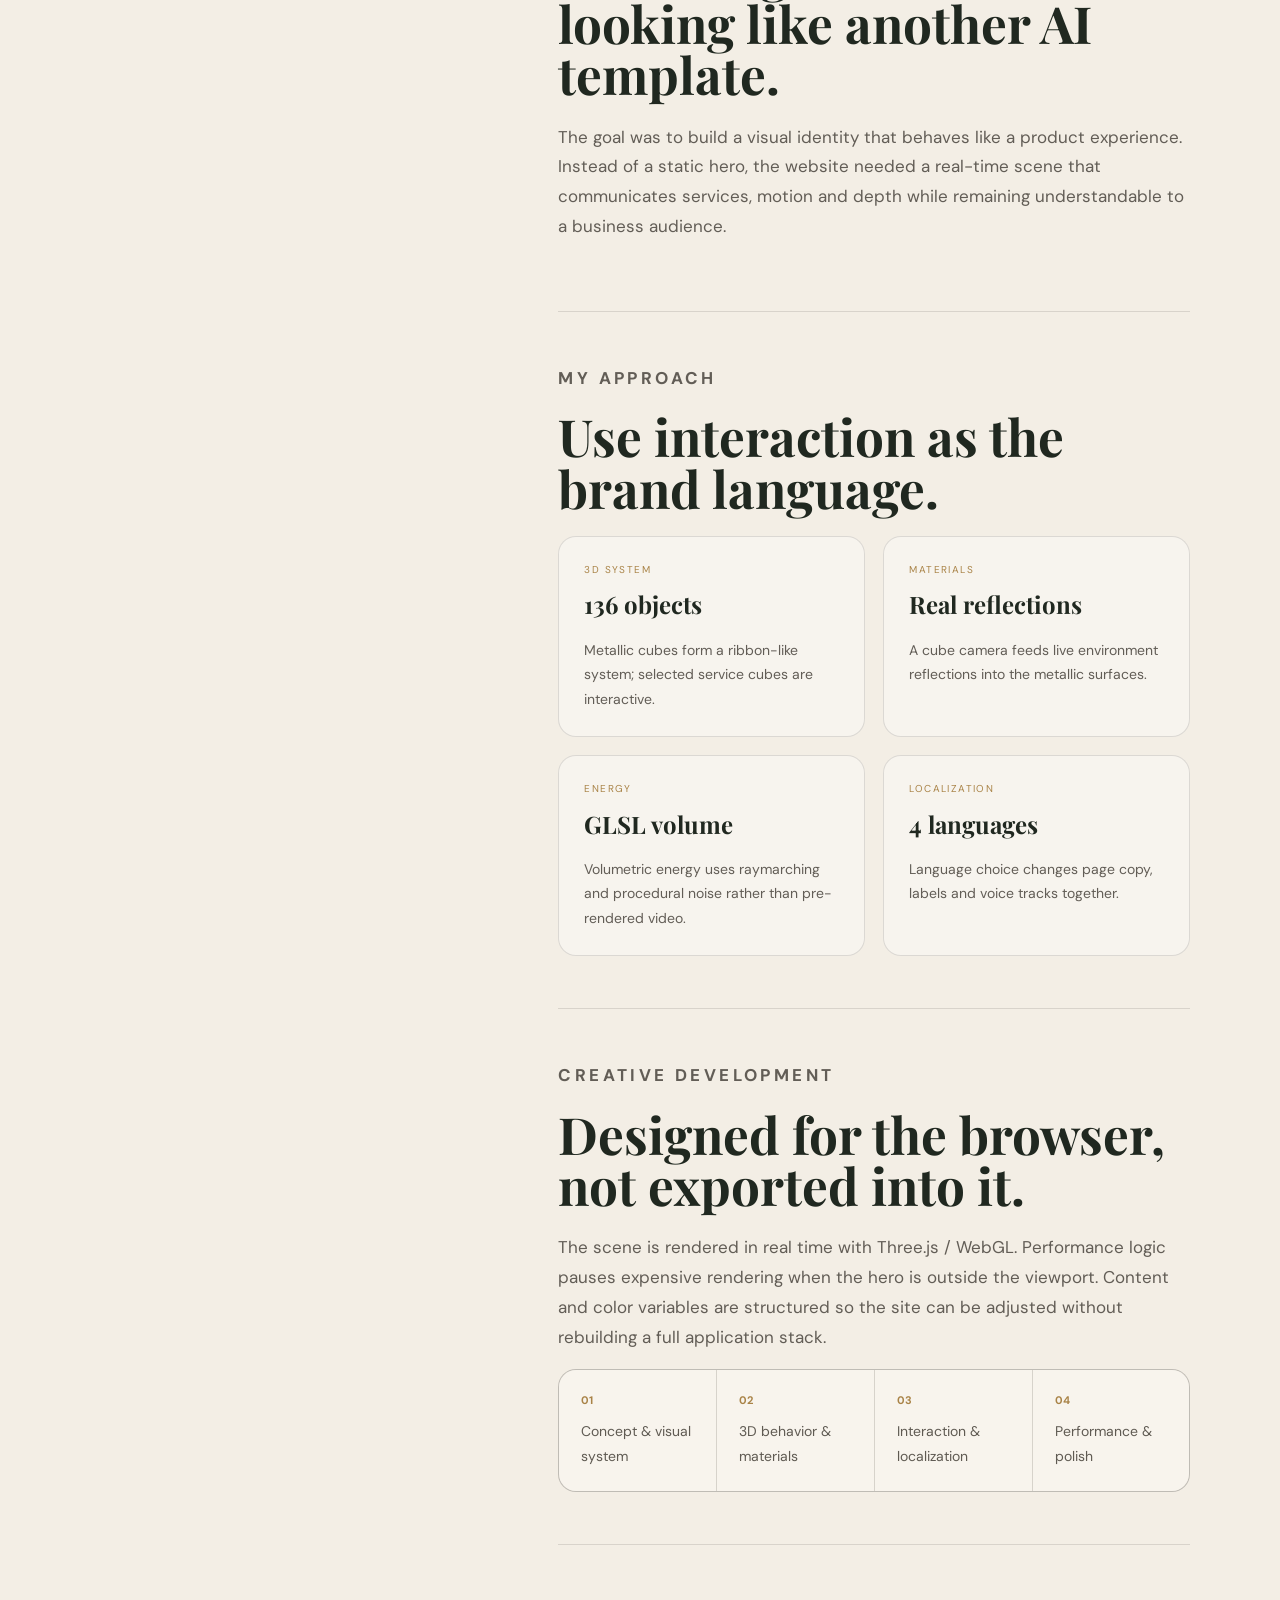
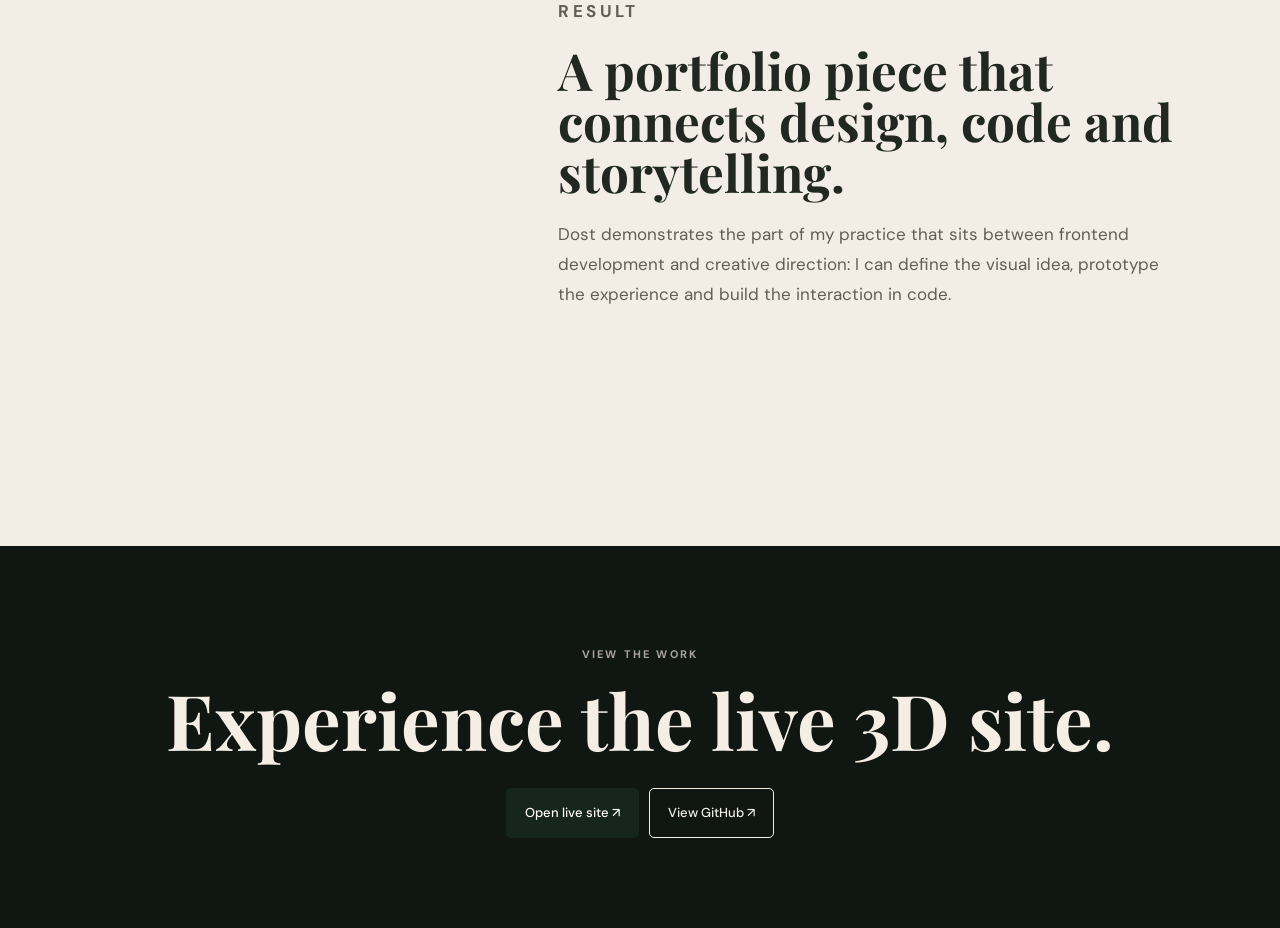
<file: case-dost.html>
<!DOCTYPE html>
<html lang="en">
<head>
<meta charset="UTF-8">
<meta name="viewport" content="width=device-width,initial-scale=1">
<title>Dost 3D — Case Study · Madina Dakhkilgova</title>
<link rel="preconnect" href="https://fonts.googleapis.com">
<link rel="preconnect" href="https://fonts.gstatic.com" crossorigin>
<link href="https://fonts.googleapis.com/css2?family=DM+Sans:wght@400;500;600;700&amp;family=Playfair+Display:wght@600;700&amp;display=swap" rel="stylesheet">
<link rel="stylesheet" href="styles.css">
<link rel="stylesheet" href="case.css">
</head>
<body class="case-body">
<nav class="case-nav"><a class="back" href="index.html#work">← Portfolio</a><a class="next" href="case-crm.html">Next case · Stroyka CRM →</a></nav>
<header class="case-hero"><div>
<p class="case-label">INTERACTIVE WEB / CREATIVE TECHNOLOGY · 2026</p>
<p class="project-status status-live"><span aria-hidden="true"></span>Published</p>
<h1>Dost<br>Live 3D Website</h1>
<p class="case-deck">A browser-native 3D experience for an AI company — interactive objects, real-time materials, multilingual storytelling and voice.</p>
</div>
<div class="case-facts">
<div>
<span>ROLE</span><strong>Concept · UX/UI · Creative Development</strong>
</div>
<div>
<span>STACK</span><strong>Three.js · WebGL · GLSL · JavaScript</strong>
</div>
<div>
<span>FORMAT</span><strong>Interactive web experience</strong>
</div>
<div>
<span>STATUS</span><strong>Live demo</strong>
</div>
</div></header>
<section class="case-stage"><div class="case-frame"><iframe src="https://madina-di.github.io/dostik-site-3d/" title="Live Dost 3D website" loading="lazy"></iframe></div></section>
<main class="case-content"><aside class="case-sidebar"><a href="#challenge">Challenge</a><a href="#solution">Solution</a><a href="#tech">Technology</a><a href="#result">Result</a></aside><article class="case-story">
<section id="challenge"><p class="case-label">THE CHALLENGE</p>
<h2>Make an AI company feel technological without looking like another AI template.</h2>
<p>The goal was to build a visual identity that behaves like a product experience. Instead of a static hero, the website needed a real-time scene that communicates services, motion and depth while remaining understandable to a business audience.</p></section>
<section id="solution"><p class="case-label">MY APPROACH</p>
<h2>Use interaction as the brand language.</h2>
<div class="case-grid-2">
<div class="case-card">
<span>3D SYSTEM</span><strong>136 objects</strong><p>Metallic cubes form a ribbon-like system; selected service cubes are interactive.</p>
</div>
<div class="case-card">
<span>MATERIALS</span><strong>Real reflections</strong><p>A cube camera feeds live environment reflections into the metallic surfaces.</p>
</div>
<div class="case-card">
<span>ENERGY</span><strong>GLSL volume</strong><p>Volumetric energy uses raymarching and procedural noise rather than pre-rendered video.</p>
</div>
<div class="case-card">
<span>LOCALIZATION</span><strong>4 languages</strong><p>Language choice changes page copy, labels and voice tracks together.</p>
</div>
</div></section>
<section id="tech"><p class="case-label">CREATIVE DEVELOPMENT</p>
<h2>Designed for the browser, not exported into it.</h2>
<p>The scene is rendered in real time with Three.js / WebGL. Performance logic pauses expensive rendering when the hero is outside the viewport. Content and color variables are structured so the site can be adjusted without rebuilding a full application stack.</p>
<div class="process-line">
<div>
<b>01</b><span>Concept &amp; visual system</span>
</div>
<div>
<b>02</b><span>3D behavior &amp; materials</span>
</div>
<div>
<b>03</b><span>Interaction &amp; localization</span>
</div>
<div>
<b>04</b><span>Performance &amp; polish</span>
</div>
</div></section>
<section id="result"><p class="case-label">RESULT</p>
<h2>A portfolio piece that connects design, code and storytelling.</h2>
<p>Dost demonstrates the part of my practice that sits between frontend development and creative direction: I can define the visual idea, prototype the experience and build the interaction in code.</p></section>
</article></main>
<section class="case-cta"><p class="case-label">VIEW THE WORK</p>
<h2>Experience the live 3D site.</h2>
<div class="hero-actions">
<a class="button button-primary" href="https://madina-di.github.io/dostik-site-3d/" target="_blank" rel="noopener">Open live site ↗</a><a class="button button-ghost" href="https://github.com/Madina-DI/dostik-site-3d" target="_blank" rel="noopener">View GitHub ↗</a>
</div></section>
<script src="i18n.js?v=20261018-en" defer></script>
</body>
</html>
</file>
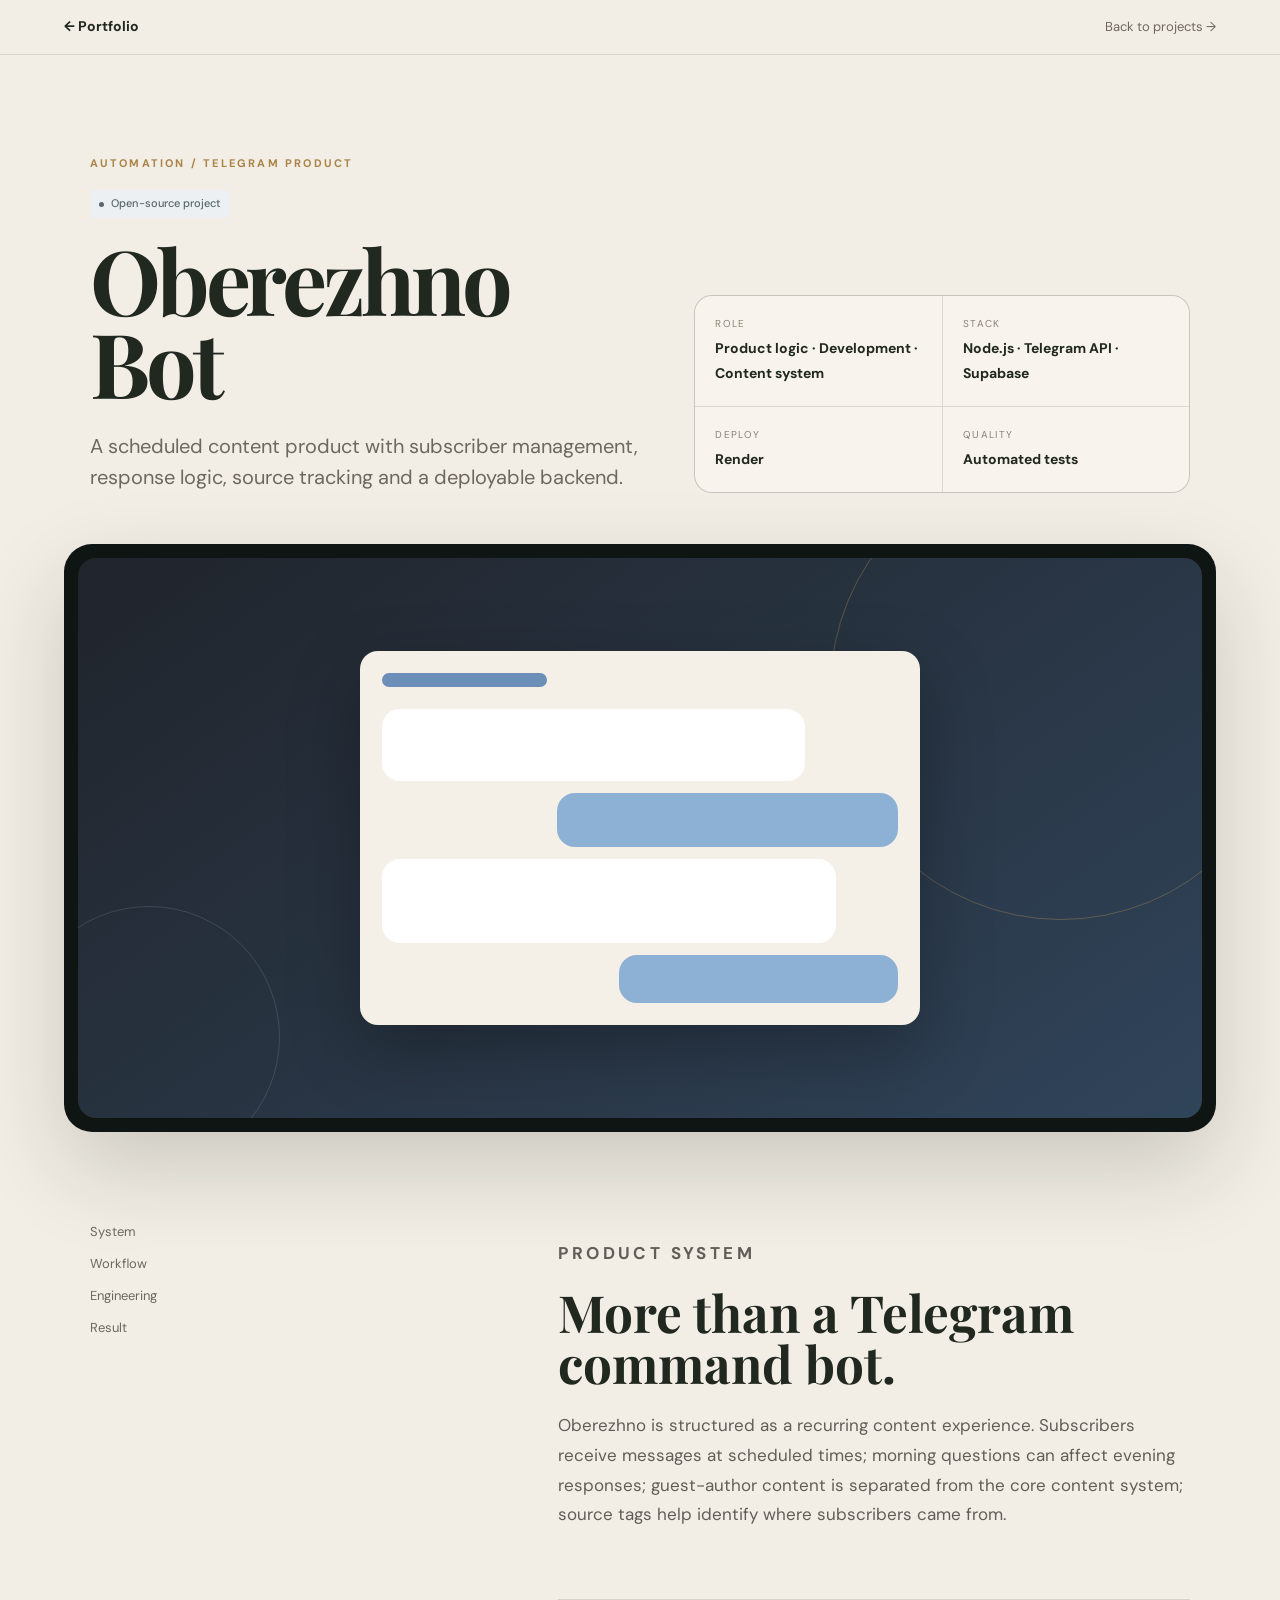
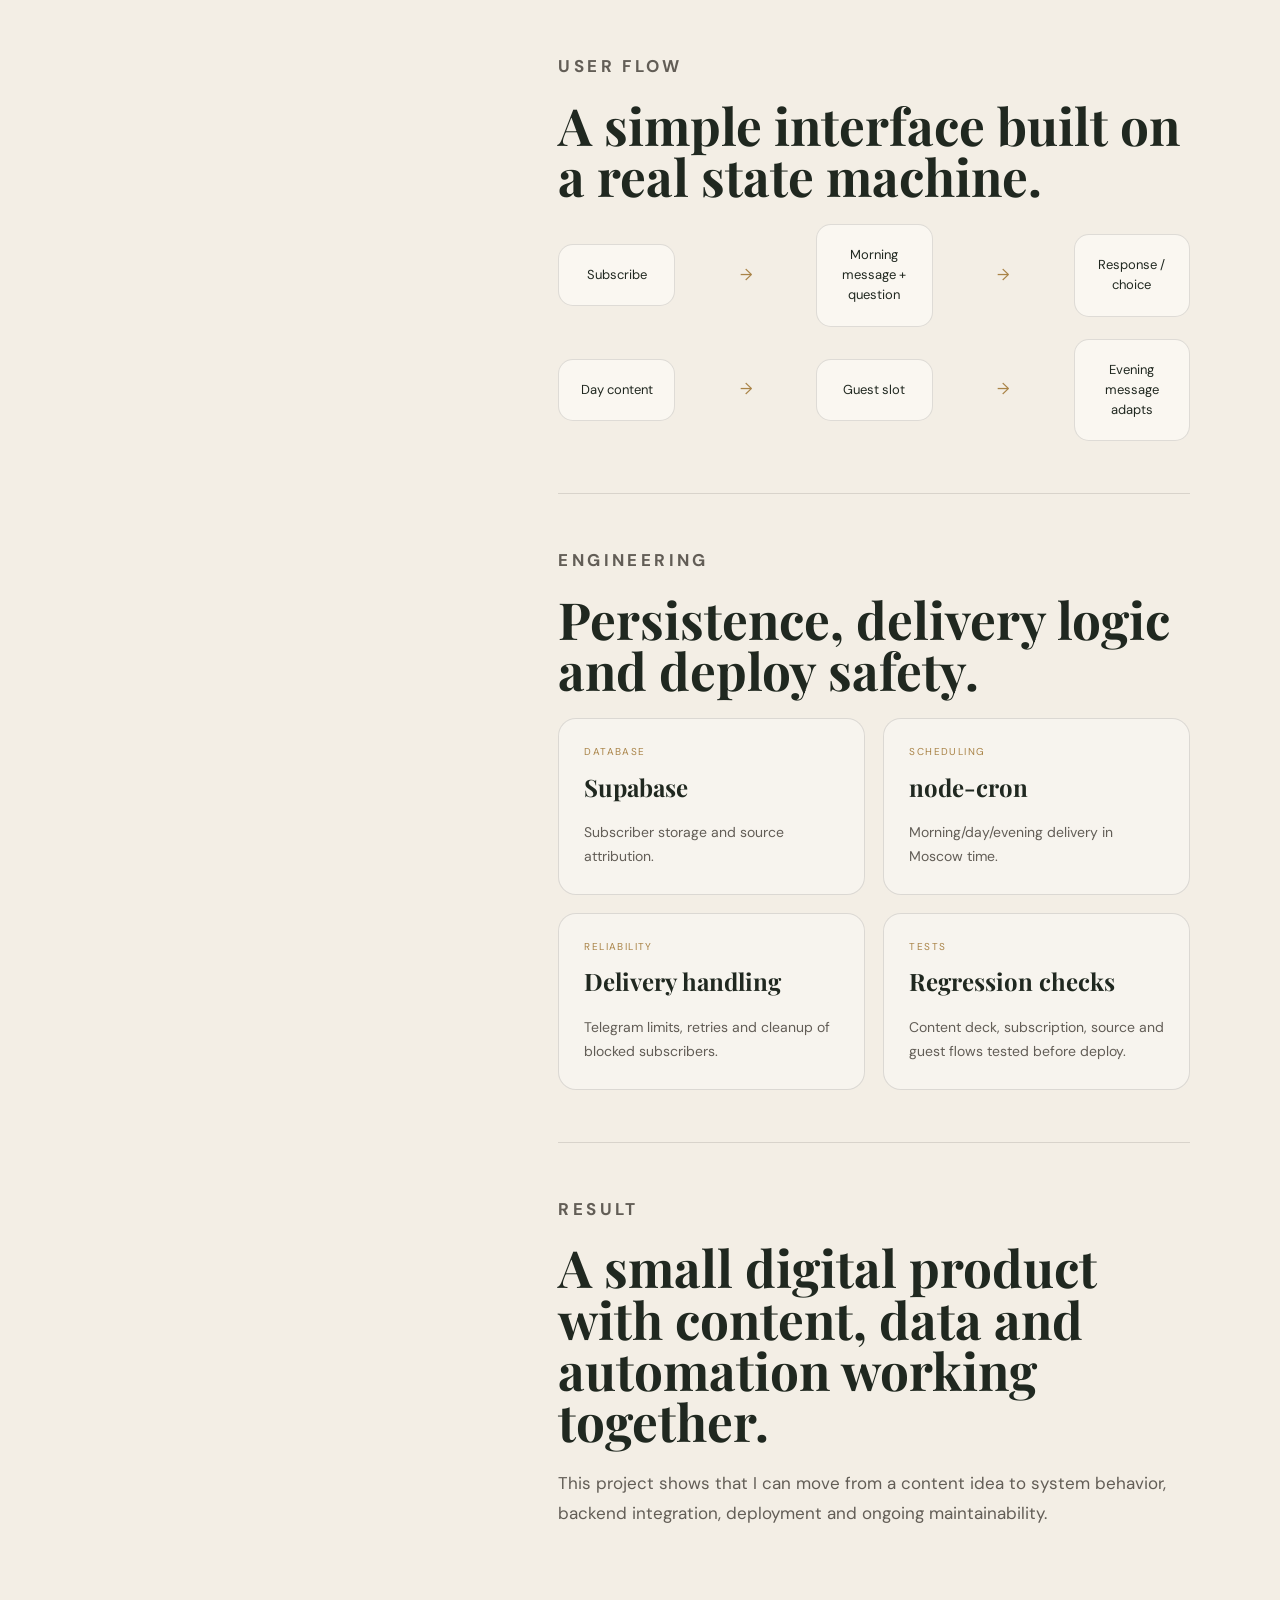
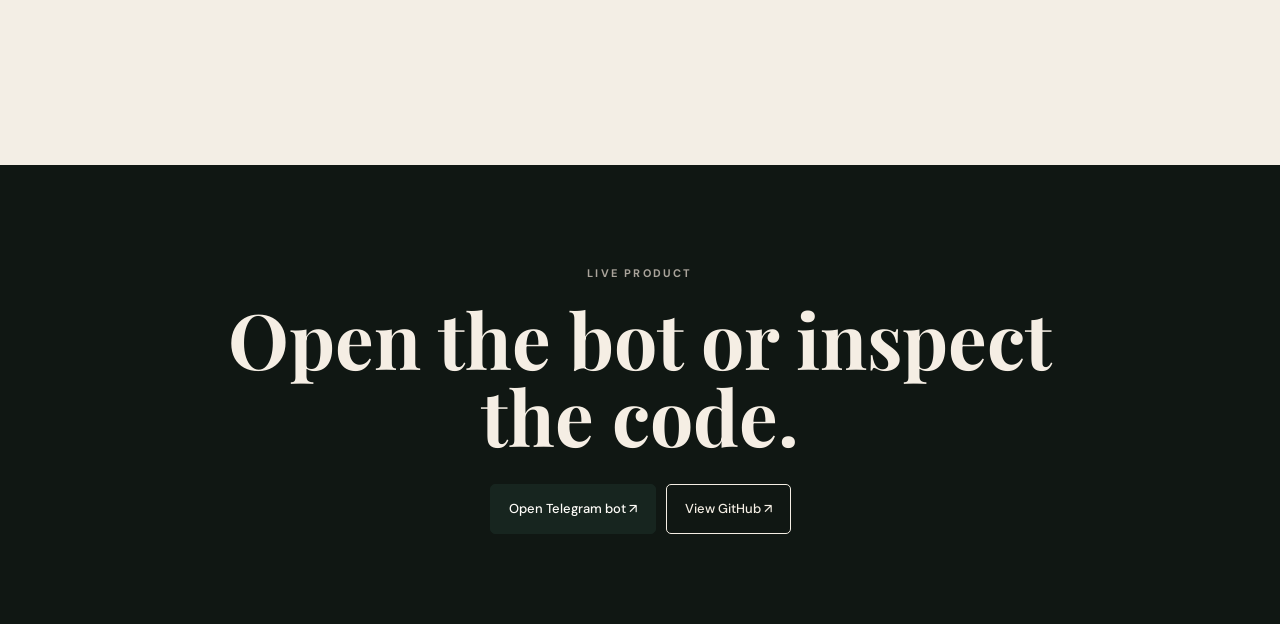
<file: case-oberezhno.html>
<!DOCTYPE html>
<html lang="en">
<head>
<meta charset="UTF-8">
<meta name="viewport" content="width=device-width,initial-scale=1">
<title>Oberezhno Bot — Case Study · Madina Dakhkilgova</title>
<link rel="preconnect" href="https://fonts.googleapis.com">
<link rel="preconnect" href="https://fonts.gstatic.com" crossorigin>
<link href="https://fonts.googleapis.com/css2?family=DM+Sans:wght@400;500;600;700&amp;family=Playfair+Display:wght@600;700&amp;display=swap" rel="stylesheet">
<link rel="stylesheet" href="styles.css">
<link rel="stylesheet" href="case.css">
</head>
<body class="case-body">
<nav class="case-nav"><a class="back" href="index.html#work">← Portfolio</a><a class="next" href="index.html#work">Back to projects →</a></nav>
<header class="case-hero"><div>
<p class="case-label">AUTOMATION / TELEGRAM PRODUCT</p>
<p class="project-status status-private"><span aria-hidden="true"></span>Open-source project</p>
<h1>Oberezhno<br>Bot</h1>
<p class="case-deck">A scheduled content product with subscriber management, response logic, source tracking and a deployable backend.</p>
</div>
<div class="case-facts">
<div>
<span>ROLE</span><strong>Product logic · Development · Content system</strong>
</div>
<div>
<span>STACK</span><strong>Node.js · Telegram API · Supabase</strong>
</div>
<div>
<span>DEPLOY</span><strong>Render</strong>
</div>
<div>
<span>QUALITY</span><strong>Automated tests</strong>
</div>
</div></header>
<section class="case-stage"><div class="case-frame"><div class="placeholder" style="background:linear-gradient(145deg,#20242b,#30445a)"><div class="placeholder-ui" style="max-width:560px">
<div class="topline" style="background:#6b8fb7"></div>
<div style="display:grid;gap:12px">
<div style="height:72px;background:#fff;border-radius:18px;width:82%"></div>
<div style="height:54px;background:#8db0d5;border-radius:18px;width:66%;margin-left:auto"></div>
<div style="height:84px;background:#fff;border-radius:18px;width:88%"></div>
<div style="height:48px;background:#8db0d5;border-radius:18px;width:54%;margin-left:auto"></div>
</div>
</div></div></div></section>
<main class="case-content"><aside class="case-sidebar"><a href="#system">System</a><a href="#workflow">Workflow</a><a href="#engineering">Engineering</a><a href="#result">Result</a></aside><article class="case-story">
<section id="system"><p class="case-label">PRODUCT SYSTEM</p>
<h2>More than a Telegram command bot.</h2>
<p>Oberezhno is structured as a recurring content experience. Subscribers receive messages at scheduled times; morning questions can affect evening responses; guest-author content is separated from the core content system; source tags help identify where subscribers came from.</p></section>
<section id="workflow"><p class="case-label">USER FLOW</p>
<h2>A simple interface built on a real state machine.</h2>
<div class="workflow-diagram">
<div>Subscribe</div>
<em>→</em><div>Morning message + question</div>
<em>→</em><div>Response / choice</div>
</div>
<div class="workflow-diagram" style="margin-top:12px">
<div>Day content</div>
<em>→</em><div>Guest slot</div>
<em>→</em><div>Evening message adapts</div>
</div></section>
<section id="engineering"><p class="case-label">ENGINEERING</p>
<h2>Persistence, delivery logic and deploy safety.</h2>
<div class="case-grid-2">
<div class="case-card">
<span>DATABASE</span><strong>Supabase</strong><p>Subscriber storage and source attribution.</p>
</div>
<div class="case-card">
<span>SCHEDULING</span><strong>node-cron</strong><p>Morning/day/evening delivery in Moscow time.</p>
</div>
<div class="case-card">
<span>RELIABILITY</span><strong>Delivery handling</strong><p>Telegram limits, retries and cleanup of blocked subscribers.</p>
</div>
<div class="case-card">
<span>TESTS</span><strong>Regression checks</strong><p>Content deck, subscription, source and guest flows tested before deploy.</p>
</div>
</div></section>
<section id="result"><p class="case-label">RESULT</p>
<h2>A small digital product with content, data and automation working together.</h2>
<p>This project shows that I can move from a content idea to system behavior, backend integration, deployment and ongoing maintainability.</p></section>
</article></main>
<section class="case-cta"><p class="case-label">LIVE PRODUCT</p>
<h2>Open the bot or inspect the code.</h2>
<div class="hero-actions">
<a class="button button-primary" href="https://t.me/oberezhno_women_bot" target="_blank" rel="noopener">Open Telegram bot ↗</a><a class="button button-ghost" href="https://github.com/Madina-DI/oberezhno-bot" target="_blank" rel="noopener">View GitHub ↗</a>
</div></section>
<script src="i18n.js?v=20261018-en" defer></script>
</body>
</html>
</file>
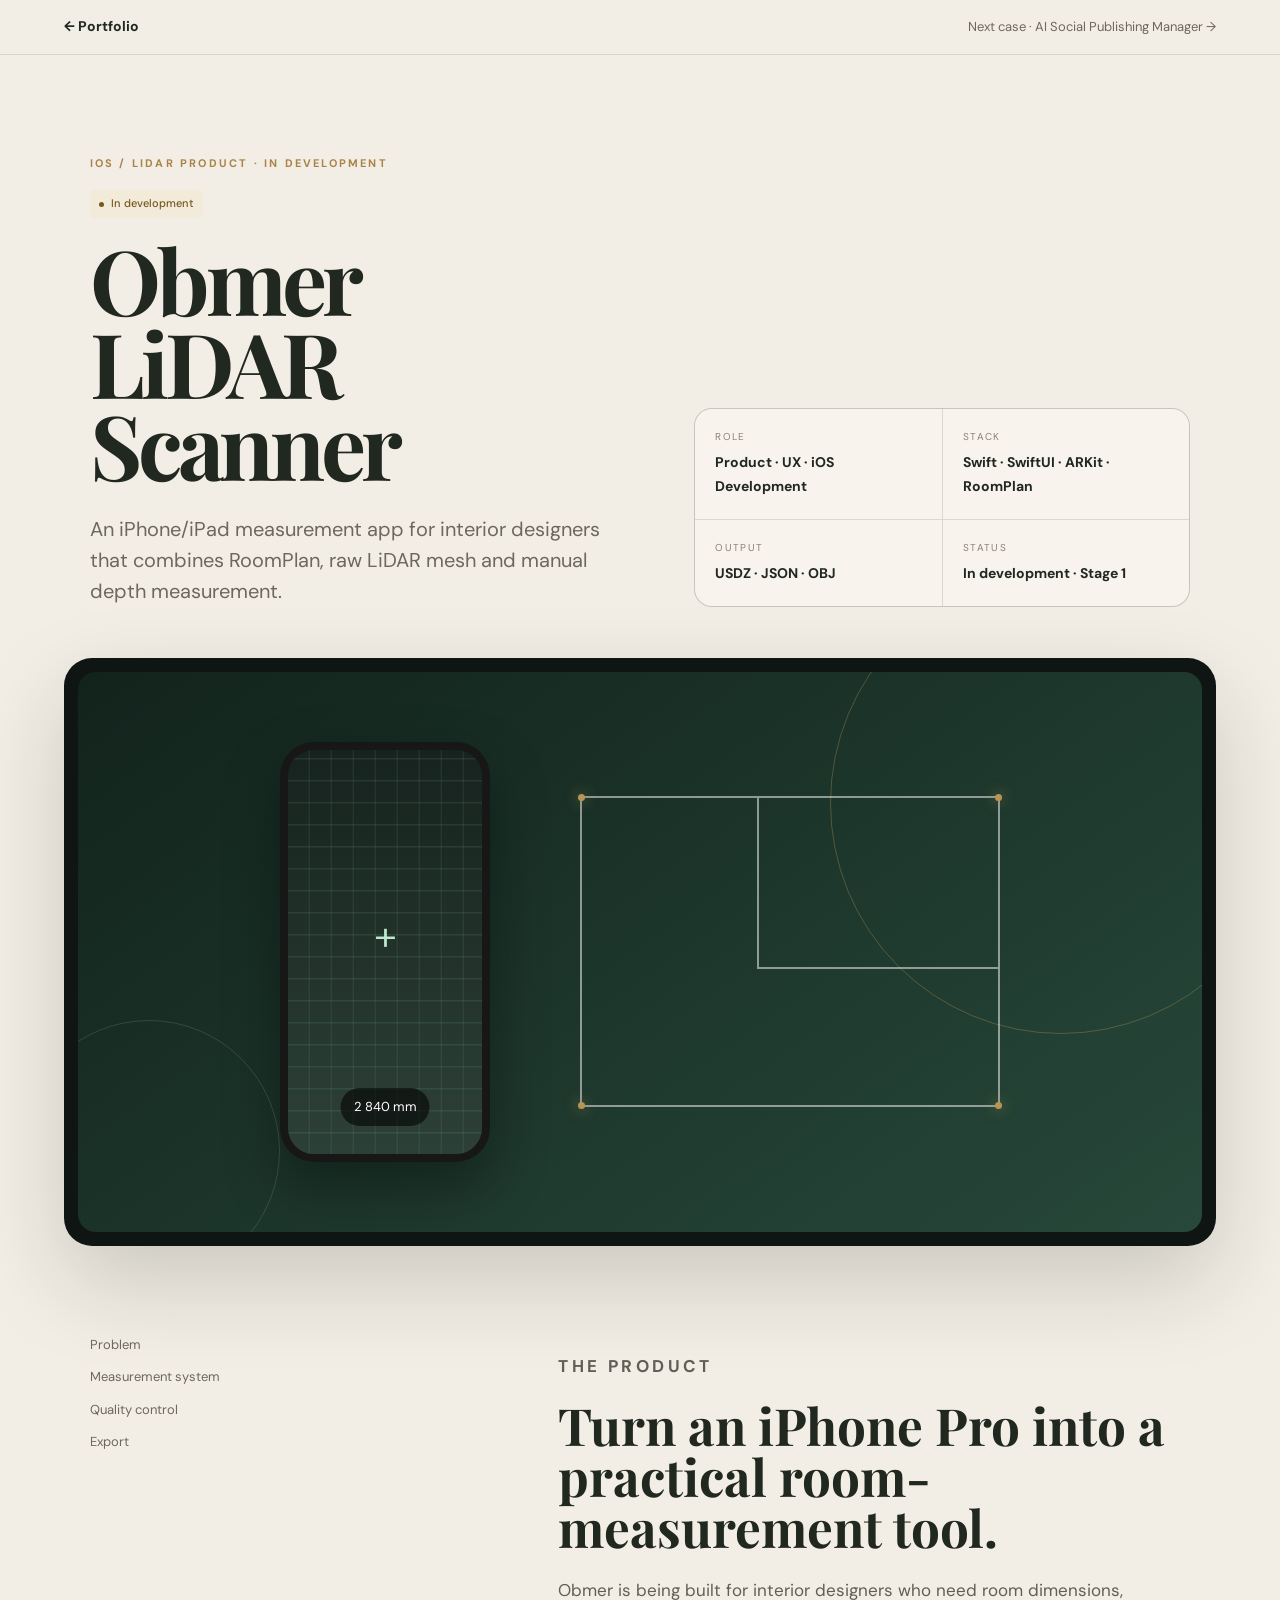
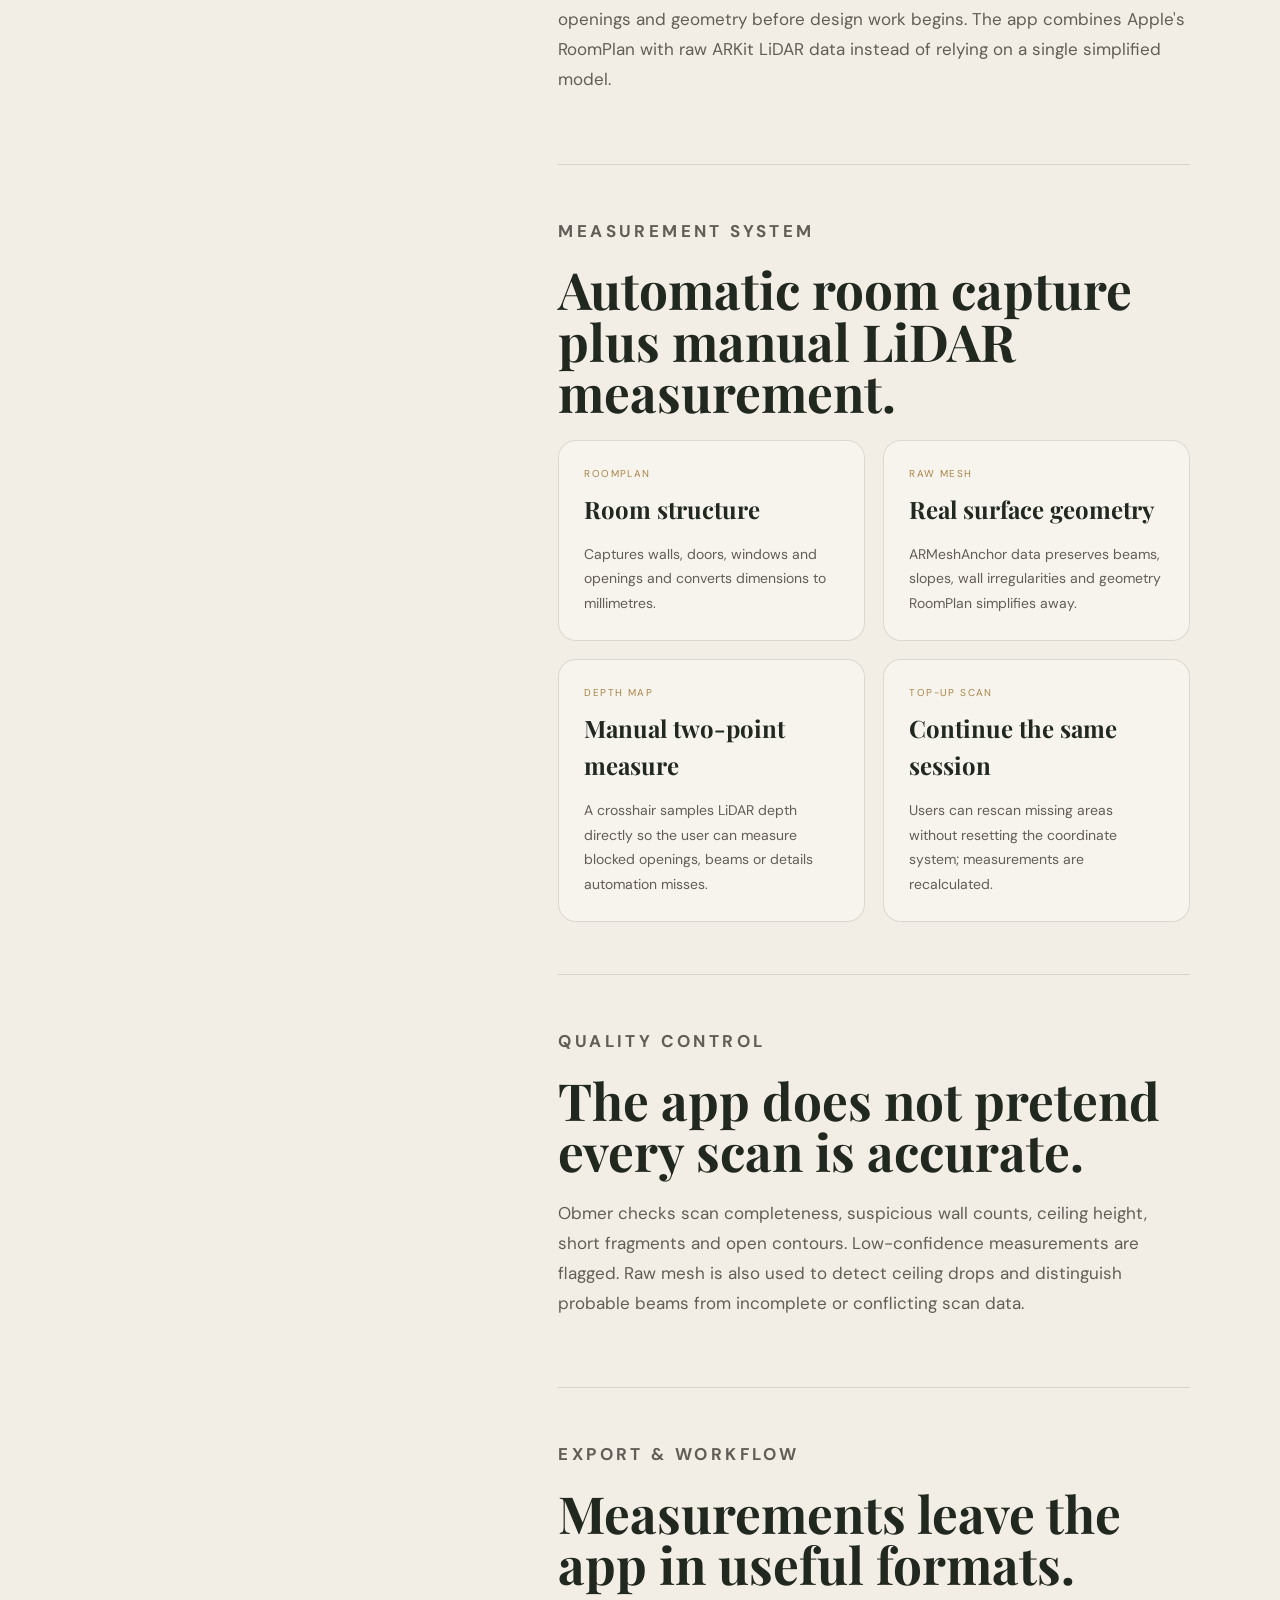
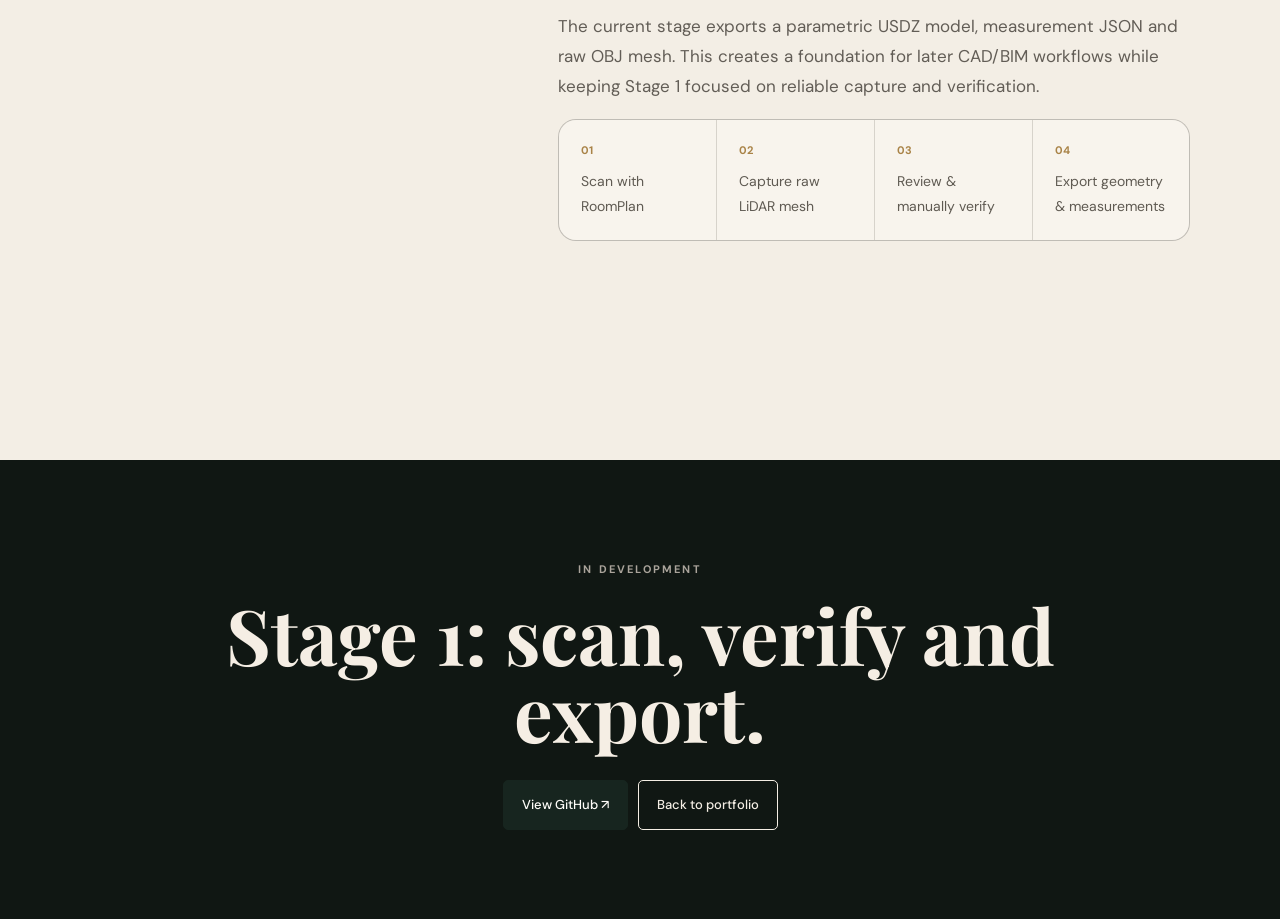
<file: case-obmer.html>
<!DOCTYPE html>
<html lang="en">
<head>
<meta charset="UTF-8">
<meta name="viewport" content="width=device-width,initial-scale=1">
<title>Obmer — Case Study · Madina Dakhkilgova</title>
<link rel="preconnect" href="https://fonts.googleapis.com">
<link rel="preconnect" href="https://fonts.gstatic.com" crossorigin>
<link href="https://fonts.googleapis.com/css2?family=DM+Sans:wght@400;500;600;700&amp;family=Playfair+Display:wght@600;700&amp;display=swap" rel="stylesheet">
<link rel="stylesheet" href="styles.css">
<link rel="stylesheet" href="case.css">
</head>
<body class="case-body">
<nav class="case-nav"><a class="back" href="index.html#work">← Portfolio</a><a class="next" href="case-social-manager.html">Next case · AI Social Publishing Manager →</a></nav>
<header class="case-hero"><div>
<p class="case-label">IOS / LIDAR PRODUCT · IN DEVELOPMENT</p>
<p class="project-status status-development"><span aria-hidden="true"></span>In development</p>
<h1>Obmer<br>LiDAR Scanner</h1>
<p class="case-deck">An iPhone/iPad measurement app for interior designers that combines RoomPlan, raw LiDAR mesh and manual depth measurement.</p>
</div>
<div class="case-facts">
<div>
<span>ROLE</span><strong>Product · UX · iOS Development</strong>
</div>
<div>
<span>STACK</span><strong>Swift · SwiftUI · ARKit · RoomPlan</strong>
</div>
<div>
<span>OUTPUT</span><strong>USDZ · JSON · OBJ</strong>
</div>
<div>
<span>STATUS</span><strong>In development · Stage 1</strong>
</div>
</div></header>
<section class="case-stage"><div class="case-frame"><div class="placeholder obmer-placeholder">
<div class="obmer-device">
<div class="obmer-scan-lines"></div>
<div class="obmer-crosshair">+</div>
<div class="obmer-readout">2 840 mm</div>
</div>
<div class="obmer-plan">
<i></i><i></i><i></i><i></i>
</div>
</div></div></section>
<main class="case-content"><aside class="case-sidebar"><a href="#problem">Problem</a><a href="#system">Measurement system</a><a href="#quality">Quality control</a><a href="#export">Export</a></aside><article class="case-story">
<section id="problem"><p class="case-label">THE PRODUCT</p>
<h2>Turn an iPhone Pro into a practical room-measurement tool.</h2>
<p>Obmer is being built for interior designers who need room dimensions, openings and geometry before design work begins. The app combines Apple's RoomPlan with raw ARKit LiDAR data instead of relying on a single simplified model.</p></section>
<section id="system"><p class="case-label">MEASUREMENT SYSTEM</p>
<h2>Automatic room capture plus manual LiDAR measurement.</h2>
<div class="case-grid-2">
<div class="case-card">
<span>ROOMPLAN</span><strong>Room structure</strong><p>Captures walls, doors, windows and openings and converts dimensions to millimetres.</p>
</div>
<div class="case-card">
<span>RAW MESH</span><strong>Real surface geometry</strong><p>ARMeshAnchor data preserves beams, slopes, wall irregularities and geometry RoomPlan simplifies away.</p>
</div>
<div class="case-card">
<span>DEPTH MAP</span><strong>Manual two-point measure</strong><p>A crosshair samples LiDAR depth directly so the user can measure blocked openings, beams or details automation misses.</p>
</div>
<div class="case-card">
<span>TOP-UP SCAN</span><strong>Continue the same session</strong><p>Users can rescan missing areas without resetting the coordinate system; measurements are recalculated.</p>
</div>
</div></section>
<section id="quality"><p class="case-label">QUALITY CONTROL</p>
<h2>The app does not pretend every scan is accurate.</h2>
<p>Obmer checks scan completeness, suspicious wall counts, ceiling height, short fragments and open contours. Low-confidence measurements are flagged. Raw mesh is also used to detect ceiling drops and distinguish probable beams from incomplete or conflicting scan data.</p></section>
<section id="export"><p class="case-label">EXPORT &amp; WORKFLOW</p>
<h2>Measurements leave the app in useful formats.</h2>
<p>The current stage exports a parametric USDZ model, measurement JSON and raw OBJ mesh. This creates a foundation for later CAD/BIM workflows while keeping Stage 1 focused on reliable capture and verification.</p>
<div class="process-line">
<div>
<b>01</b><span>Scan with RoomPlan</span>
</div>
<div>
<b>02</b><span>Capture raw LiDAR mesh</span>
</div>
<div>
<b>03</b><span>Review &amp; manually verify</span>
</div>
<div>
<b>04</b><span>Export geometry &amp; measurements</span>
</div>
</div></section>
</article></main>
<section class="case-cta"><p class="case-label">IN DEVELOPMENT</p>
<h2>Stage 1: scan, verify and export.</h2>
<div class="hero-actions">
<a class="button button-primary" href="https://github.com/Madina-DI/Obmer" target="_blank" rel="noopener">View GitHub ↗</a><a class="button button-ghost" href="index.html#work">Back to portfolio</a>
</div></section>
<script src="i18n.js?v=20261018-en" defer></script>
</body>
</html>
</file>
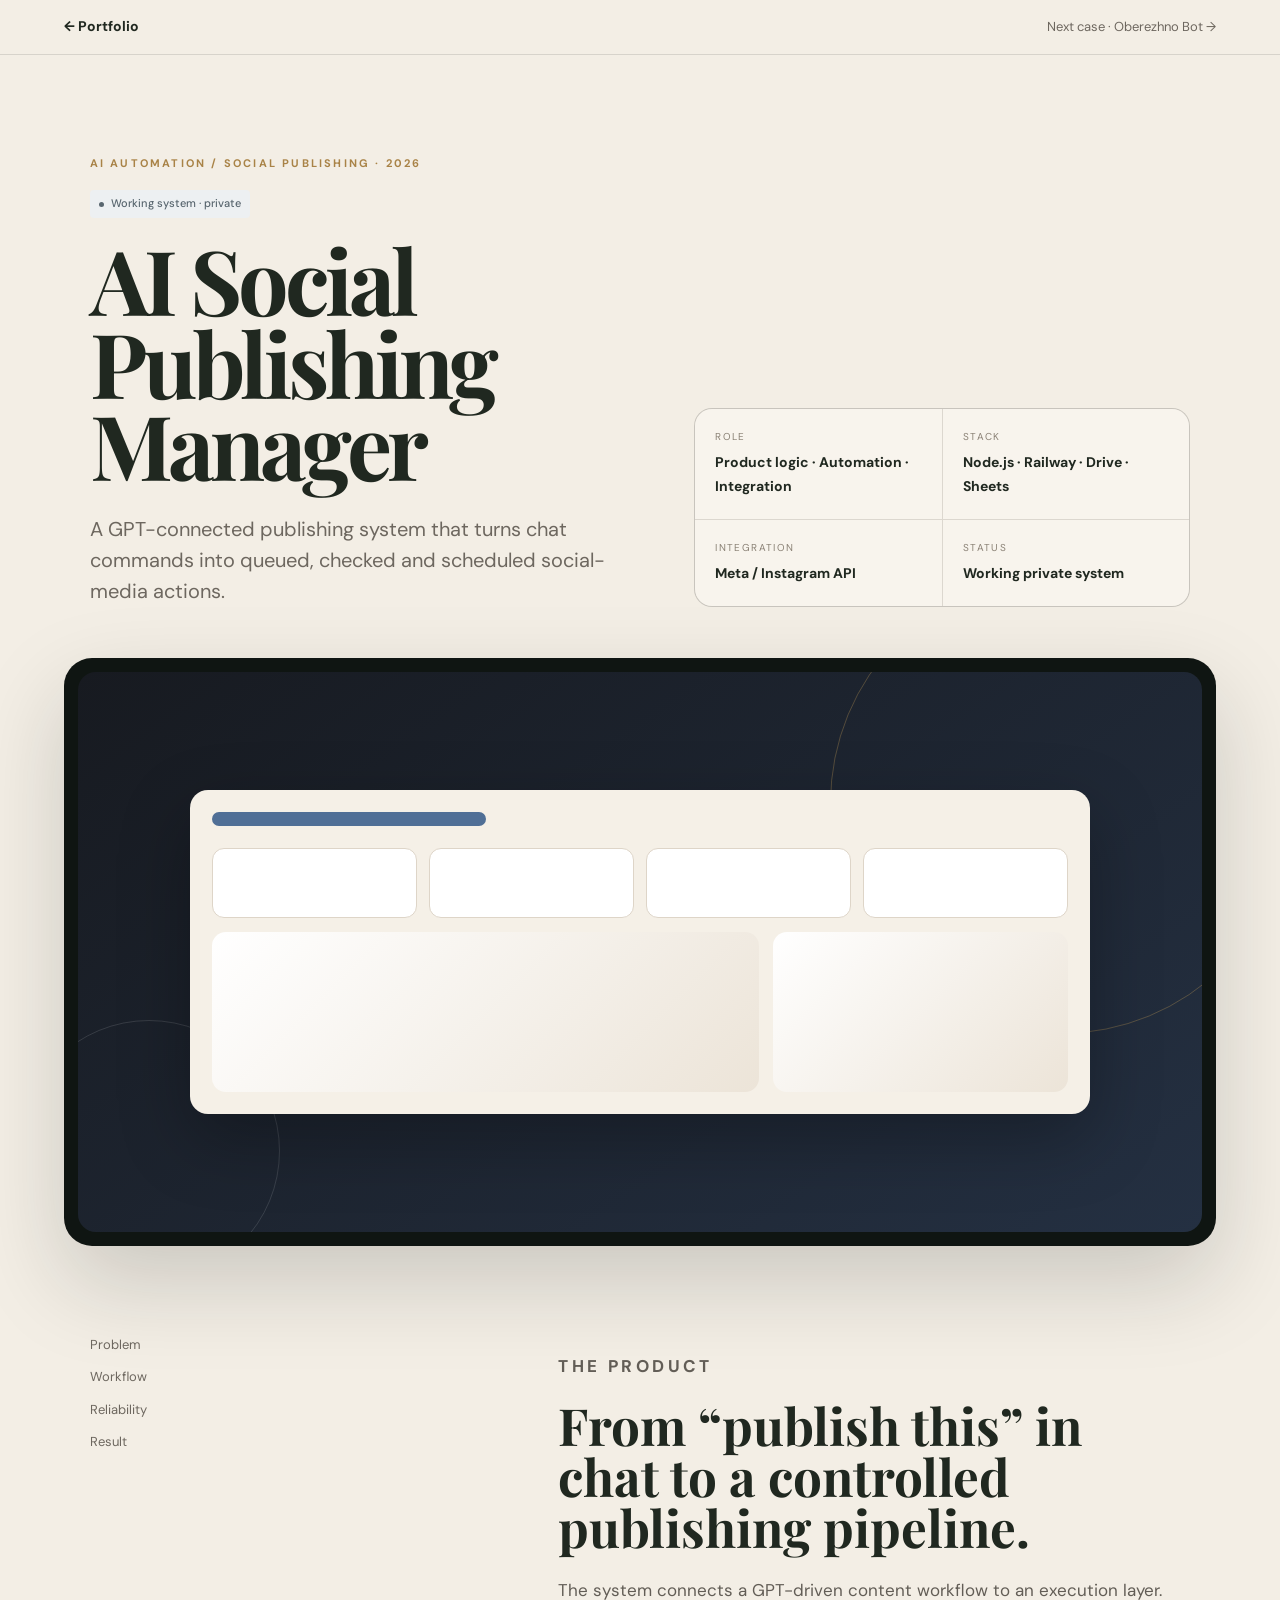
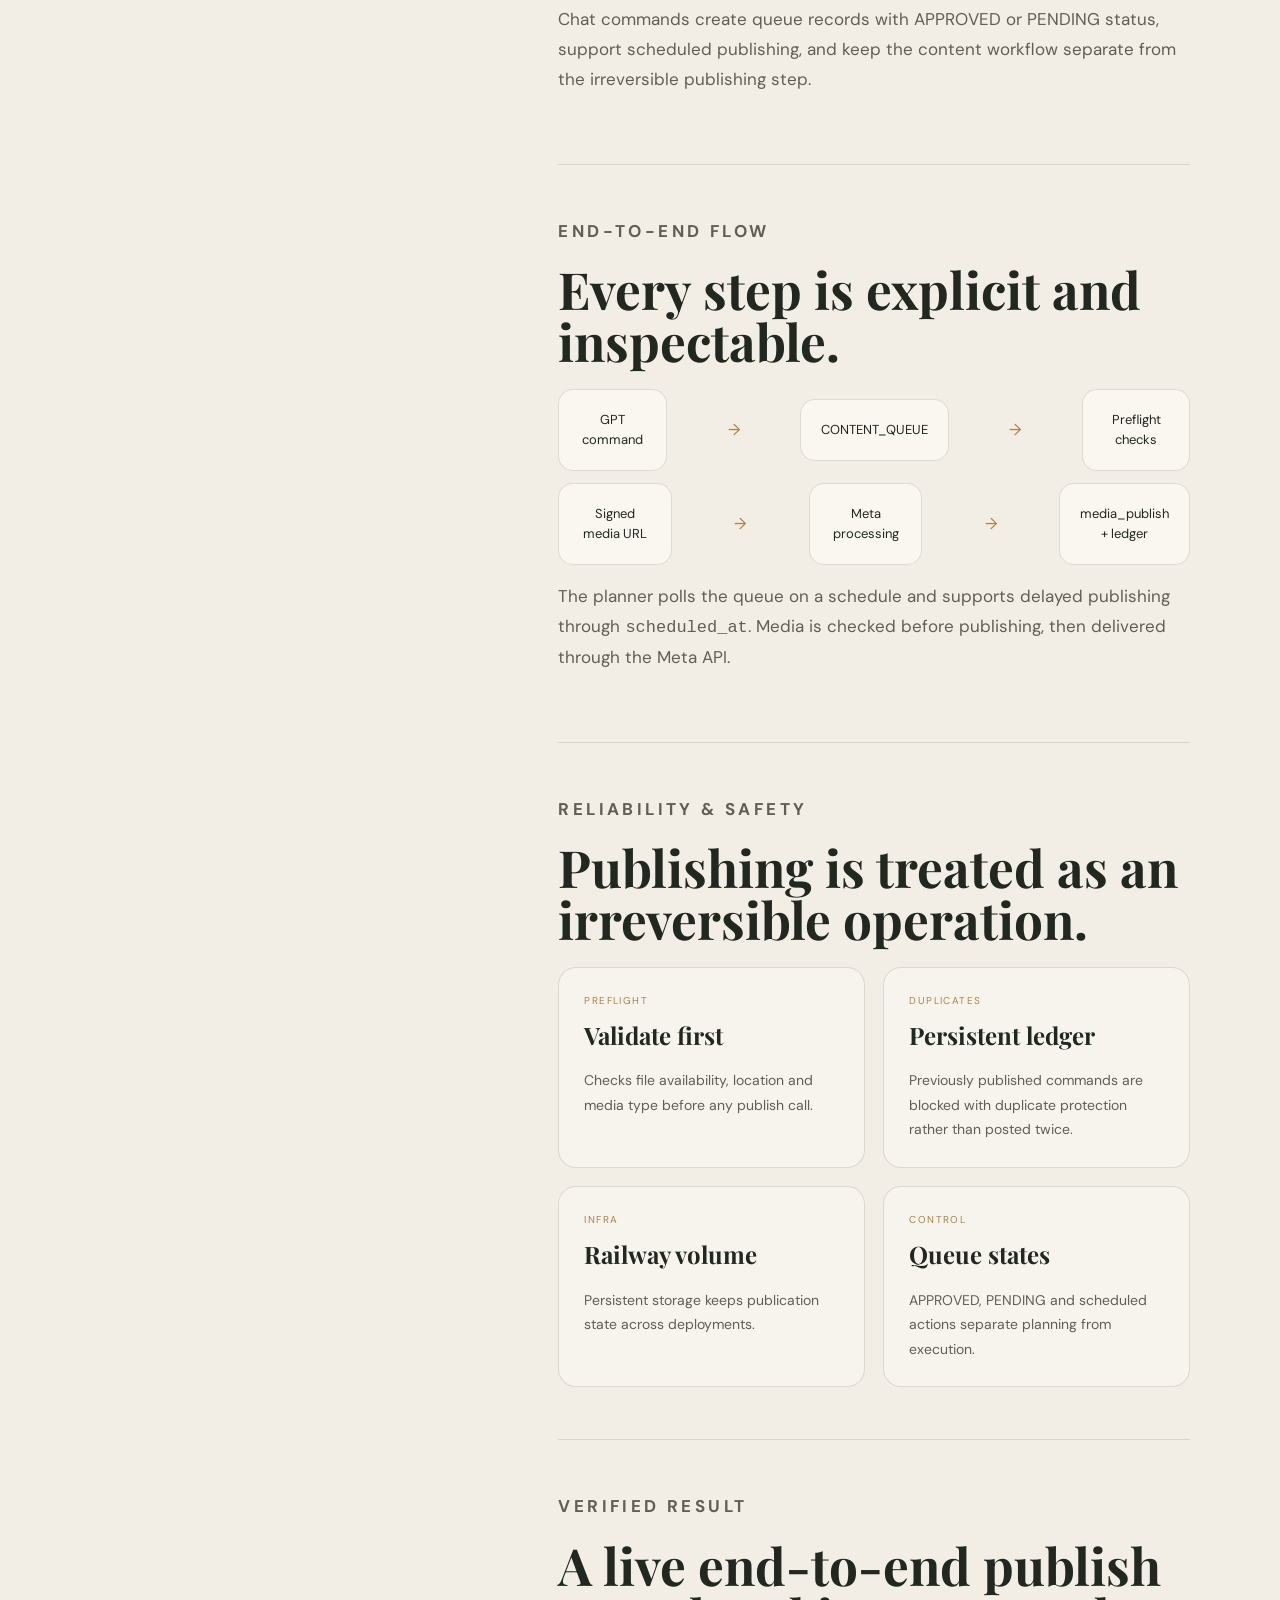
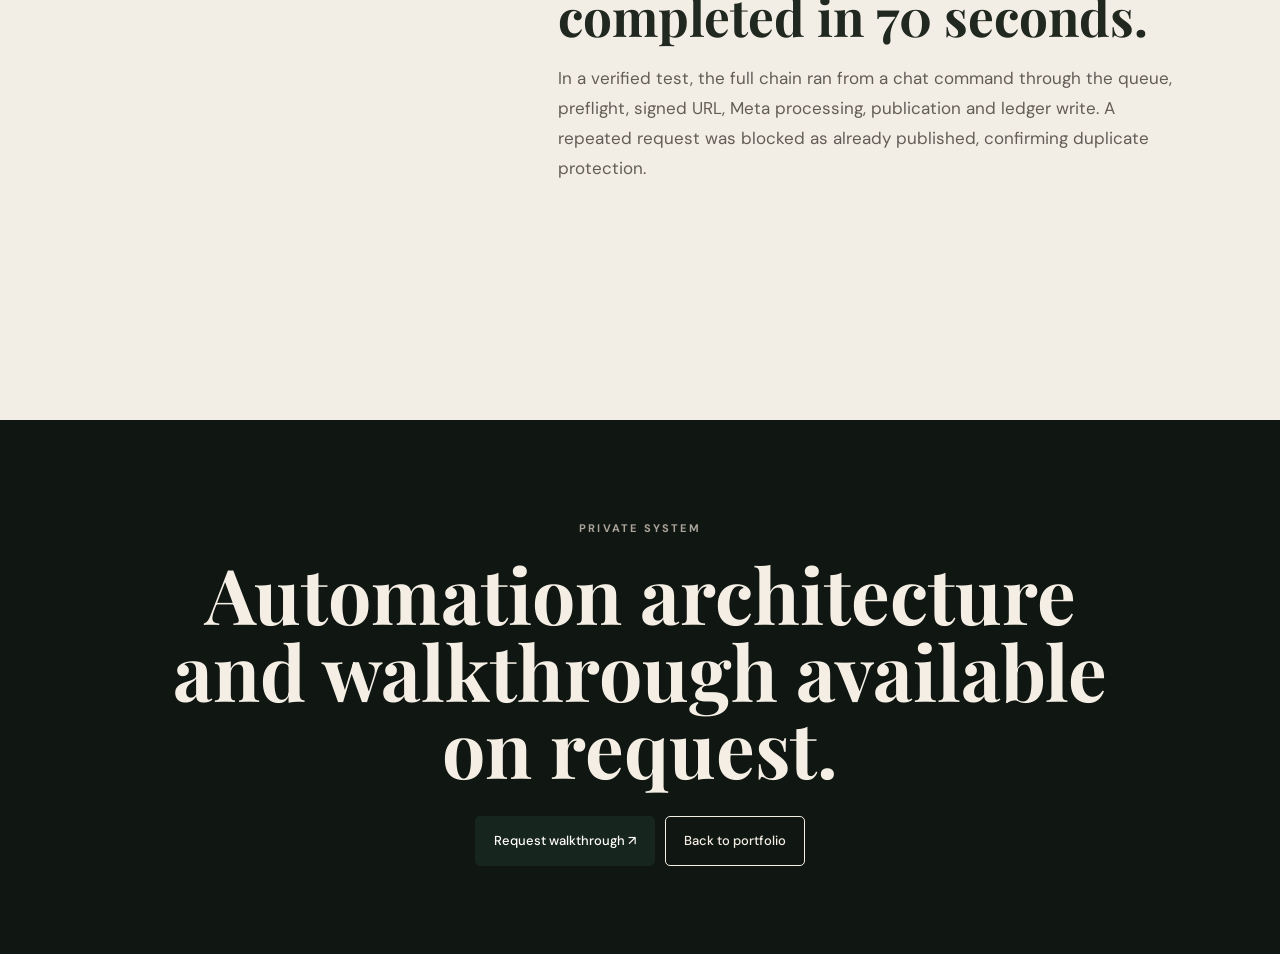
<file: case-social-manager.html>
<!DOCTYPE html>
<html lang="en">
<head>
<meta charset="UTF-8">
<meta name="viewport" content="width=device-width,initial-scale=1">
<title>AI Social Publishing Manager — Case Study · Madina Dakhkilgova</title>
<link rel="preconnect" href="https://fonts.googleapis.com">
<link rel="preconnect" href="https://fonts.gstatic.com" crossorigin>
<link href="https://fonts.googleapis.com/css2?family=DM+Sans:wght@400;500;600;700&amp;family=Playfair+Display:wght@600;700&amp;display=swap" rel="stylesheet">
<link rel="stylesheet" href="styles.css">
<link rel="stylesheet" href="case.css">
</head>
<body class="case-body">
<nav class="case-nav"><a class="back" href="index.html#work">← Portfolio</a><a class="next" href="case-oberezhno.html">Next case · Oberezhno Bot →</a></nav>
<header class="case-hero"><div>
<p class="case-label">AI AUTOMATION / SOCIAL PUBLISHING · 2026</p>
<p class="project-status status-private"><span aria-hidden="true"></span>Working system · private</p>
<h1>AI Social<br>Publishing Manager</h1>
<p class="case-deck">A GPT-connected publishing system that turns chat commands into queued, checked and scheduled social-media actions.</p>
</div>
<div class="case-facts">
<div>
<span>ROLE</span><strong>Product logic · Automation · Integration</strong>
</div>
<div>
<span>STACK</span><strong>Node.js · Railway · Drive · Sheets</strong>
</div>
<div>
<span>INTEGRATION</span><strong>Meta / Instagram API</strong>
</div>
<div>
<span>STATUS</span><strong>Working private system</strong>
</div>
</div></header>
<section class="case-stage"><div class="case-frame"><div class="placeholder" style="background:linear-gradient(145deg,#171a20,#243042)"><div class="placeholder-ui" style="max-width:940px">
<div class="topline" style="background:#506f96"></div>
<div class="stats">
<i></i><i></i><i></i><i></i>
</div>
<div class="dashrow">
<i></i><i></i>
</div>
</div></div></div></section>
<main class="case-content"><aside class="case-sidebar"><a href="#problem">Problem</a><a href="#flow">Workflow</a><a href="#safety">Reliability</a><a href="#result">Result</a></aside><article class="case-story">
<section id="problem"><p class="case-label">THE PRODUCT</p>
<h2>From “publish this” in chat to a controlled publishing pipeline.</h2>
<p>The system connects a GPT-driven content workflow to an execution layer. Chat commands create queue records with APPROVED or PENDING status, support scheduled publishing, and keep the content workflow separate from the irreversible publishing step.</p></section>
<section id="flow"><p class="case-label">END-TO-END FLOW</p>
<h2>Every step is explicit and inspectable.</h2>
<div class="workflow-diagram">
<div>GPT command</div>
<em>→</em><div>CONTENT_QUEUE</div>
<em>→</em><div>Preflight checks</div>
</div>
<div class="workflow-diagram" style="margin-top:12px">
<div>Signed media URL</div>
<em>→</em><div>Meta processing</div>
<em>→</em><div>media_publish + ledger</div>
</div>
<p>The planner polls the queue on a schedule and supports delayed publishing through <code>scheduled_at</code>. Media is checked before publishing, then delivered through the Meta API.</p></section>
<section id="safety"><p class="case-label">RELIABILITY &amp; SAFETY</p>
<h2>Publishing is treated as an irreversible operation.</h2>
<div class="case-grid-2">
<div class="case-card">
<span>PREFLIGHT</span><strong>Validate first</strong><p>Checks file availability, location and media type before any publish call.</p>
</div>
<div class="case-card">
<span>DUPLICATES</span><strong>Persistent ledger</strong><p>Previously published commands are blocked with duplicate protection rather than posted twice.</p>
</div>
<div class="case-card">
<span>INFRA</span><strong>Railway volume</strong><p>Persistent storage keeps publication state across deployments.</p>
</div>
<div class="case-card">
<span>CONTROL</span><strong>Queue states</strong><p>APPROVED, PENDING and scheduled actions separate planning from execution.</p>
</div>
</div></section>
<section id="result"><p class="case-label">VERIFIED RESULT</p>
<h2>A live end-to-end publish completed in 70 seconds.</h2>
<p>In a verified test, the full chain ran from a chat command through the queue, preflight, signed URL, Meta processing, publication and ledger write. A repeated request was blocked as already published, confirming duplicate protection.</p></section>
</article></main>
<section class="case-cta"><p class="case-label">PRIVATE SYSTEM</p>
<h2>Automation architecture and walkthrough available on request.</h2>
<div class="hero-actions">
<a class="button button-primary" href="mailto:madinadakhkilgova3@gmail.com?subject=AI%20Social%20Publishing%20Manager">Request walkthrough ↗</a><a class="button button-ghost" href="index.html#work">Back to portfolio</a>
</div></section>
<script src="i18n.js?v=20261018-en" defer></script>
</body>
</html>
</file>
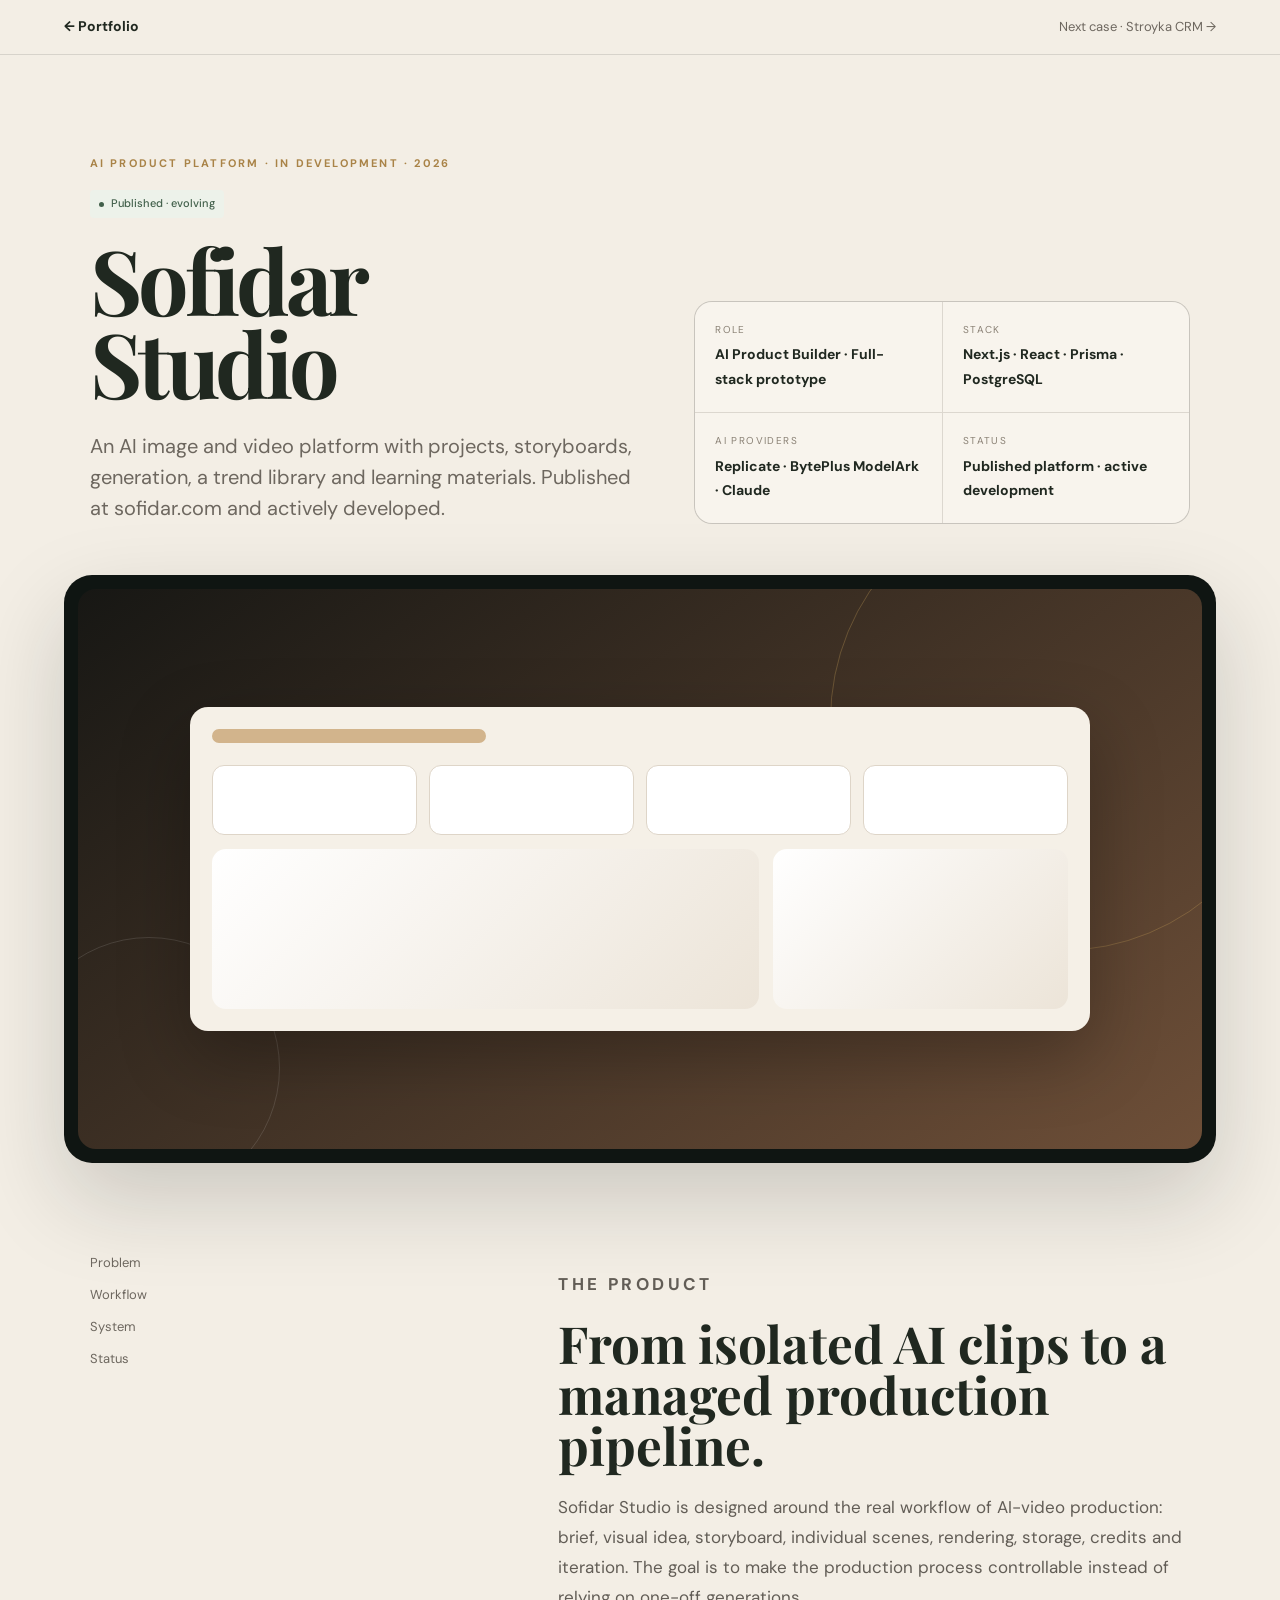
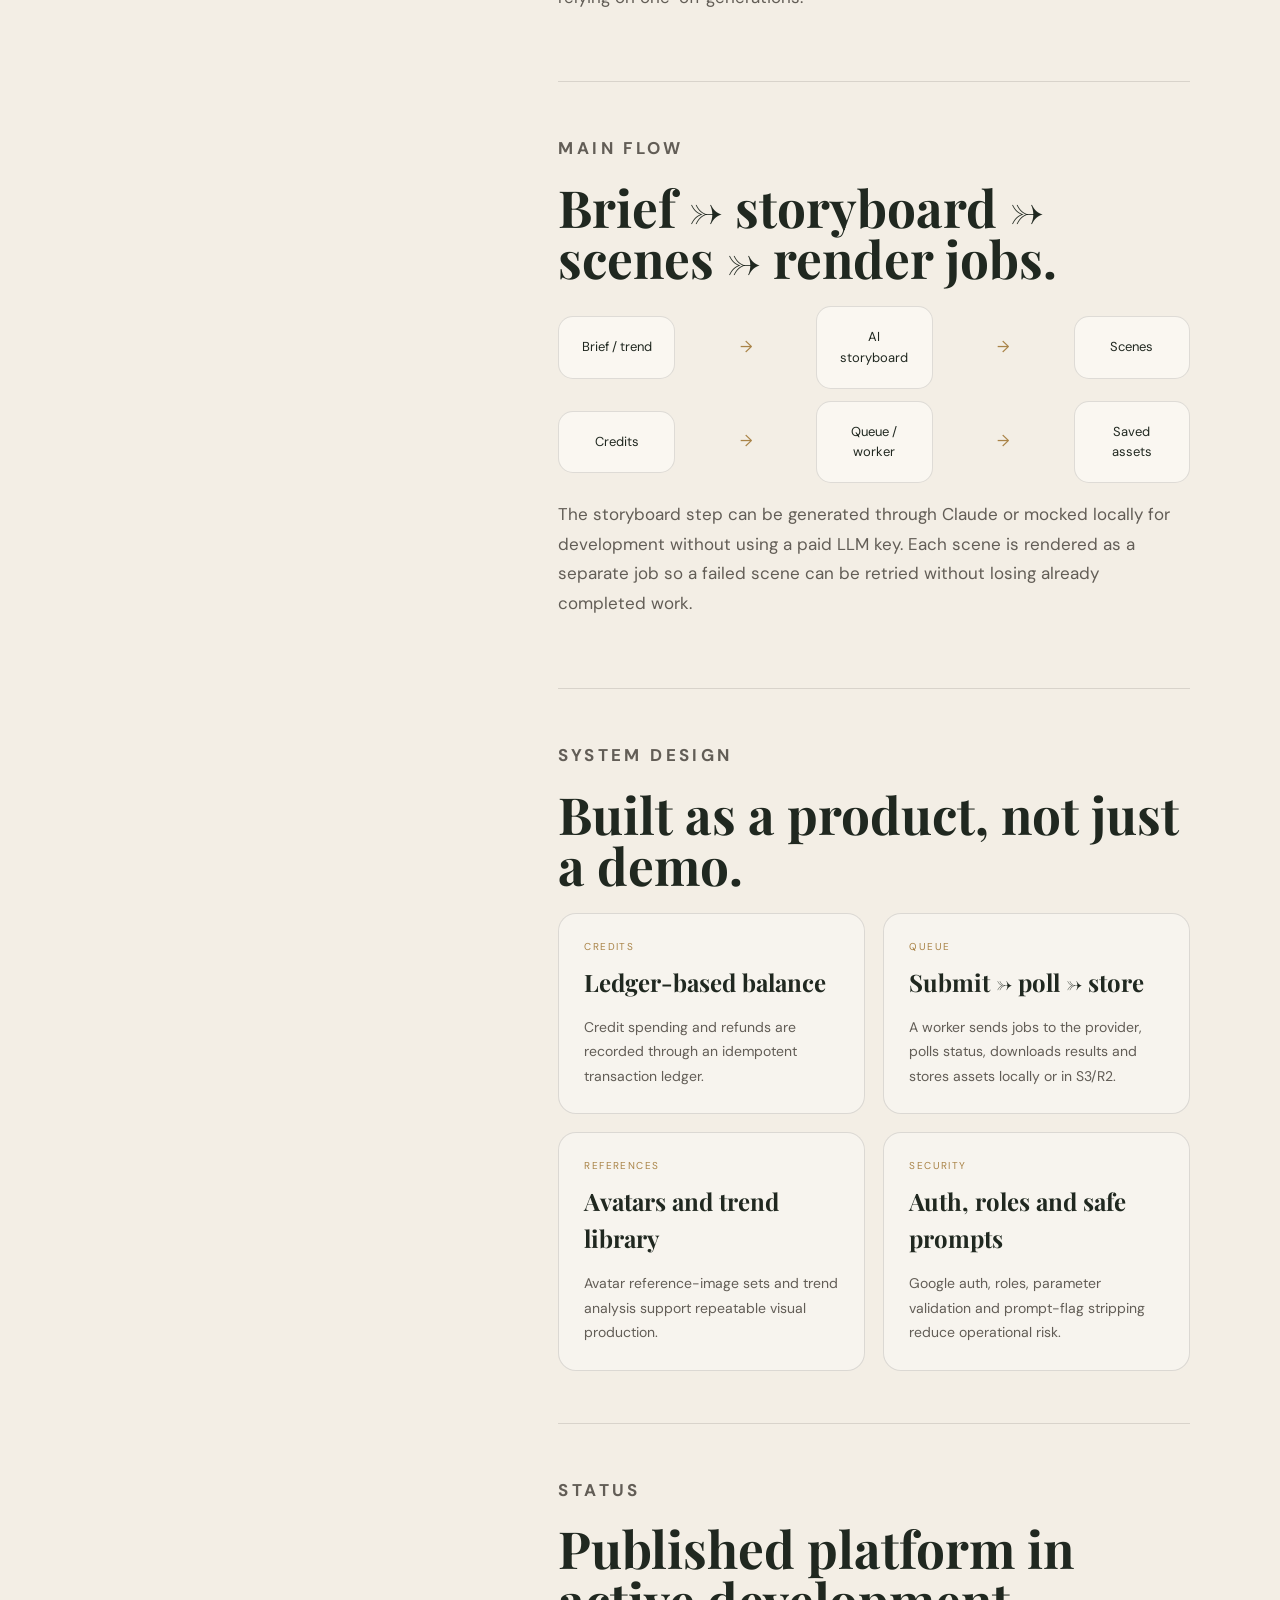
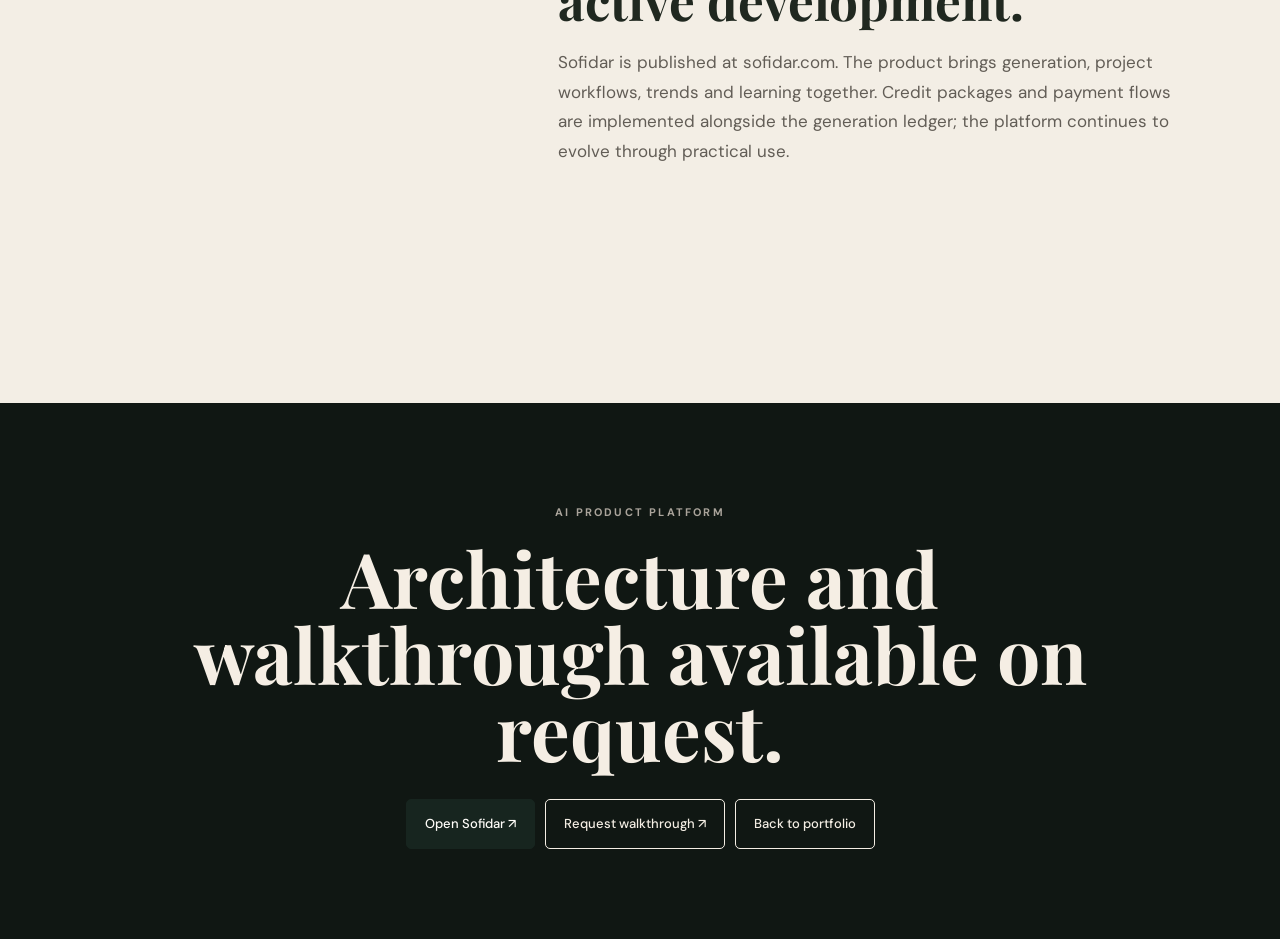
<file: case-sofidar.html>
<!DOCTYPE html>
<html lang="en">
<head>
<meta charset="UTF-8">
<meta name="viewport" content="width=device-width,initial-scale=1">
<title>Sofidar Studio — AI Video Production Platform · Case Study</title>
<link rel="preconnect" href="https://fonts.googleapis.com">
<link rel="preconnect" href="https://fonts.gstatic.com" crossorigin>
<link href="https://fonts.googleapis.com/css2?family=DM+Sans:wght@400;500;600;700&amp;family=Playfair+Display:wght@600;700&amp;display=swap" rel="stylesheet">
<link rel="stylesheet" href="styles.css">
<link rel="stylesheet" href="case.css">
</head>
<body class="case-body">
<nav class="case-nav"><a class="back" href="index.html#work">← Portfolio</a><a class="next" href="case-crm.html">Next case · Stroyka CRM →</a></nav>
<header class="case-hero"><div>
<p class="case-label">AI PRODUCT PLATFORM · IN DEVELOPMENT · 2026</p>
<p class="project-status status-live"><span aria-hidden="true"></span>Published · evolving</p>
<h1>Sofidar<br>Studio</h1>
<p class="case-deck">An AI image and video platform with projects, storyboards, generation, a trend library and learning materials. Published at sofidar.com and actively developed.</p>
</div>
<div class="case-facts">
<div>
<span>ROLE</span><strong>AI Product Builder · Full-stack prototype</strong>
</div>
<div>
<span>STACK</span><strong>Next.js · React · Prisma · PostgreSQL</strong>
</div>
<div>
<span>AI PROVIDERS</span><strong>Replicate · BytePlus ModelArk · Claude</strong>
</div>
<div>
<span>STATUS</span><strong>Published platform · active development</strong>
</div>
</div></header>
<section class="case-stage"><div class="case-frame"><div class="placeholder" style="background:linear-gradient(145deg,#171714,#6e4f38)"><div class="placeholder-ui" style="max-width:940px">
<div class="topline" style="background:#d2b48c"></div>
<div class="stats">
<i></i><i></i><i></i><i></i>
</div>
<div class="dashrow">
<i></i><i></i>
</div>
</div></div></div></section>
<main class="case-content"><aside class="case-sidebar"><a href="#problem">Problem</a><a href="#workflow">Workflow</a><a href="#system">System</a><a href="#status">Status</a></aside><article class="case-story">
<section id="problem"><p class="case-label">THE PRODUCT</p>
<h2>From isolated AI clips to a managed production pipeline.</h2>
<p>Sofidar Studio is designed around the real workflow of AI-video production: brief, visual idea, storyboard, individual scenes, rendering, storage, credits and iteration. The goal is to make the production process controllable instead of relying on one-off generations.</p></section>
<section id="workflow"><p class="case-label">MAIN FLOW</p>
<h2>Brief → storyboard → scenes → render jobs.</h2>
<div class="workflow-diagram">
<div>Brief / trend</div>
<em>→</em><div>AI storyboard</div>
<em>→</em><div>Scenes</div>
</div>
<div class="workflow-diagram" style="margin-top:12px">
<div>Credits</div>
<em>→</em><div>Queue / worker</div>
<em>→</em><div>Saved assets</div>
</div>
<p>The storyboard step can be generated through Claude or mocked locally for development without using a paid LLM key. Each scene is rendered as a separate job so a failed scene can be retried without losing already completed work.</p></section>
<section id="system"><p class="case-label">SYSTEM DESIGN</p>
<h2>Built as a product, not just a demo.</h2>
<div class="case-grid-2">
<div class="case-card">
<span>CREDITS</span><strong>Ledger-based balance</strong><p>Credit spending and refunds are recorded through an idempotent transaction ledger.</p>
</div>
<div class="case-card">
<span>QUEUE</span><strong>Submit → poll → store</strong><p>A worker sends jobs to the provider, polls status, downloads results and stores assets locally or in S3/R2.</p>
</div>
<div class="case-card">
<span>REFERENCES</span><strong>Avatars and trend library</strong><p>Avatar reference-image sets and trend analysis support repeatable visual production.</p>
</div>
<div class="case-card">
<span>SECURITY</span><strong>Auth, roles and safe prompts</strong><p>Google auth, roles, parameter validation and prompt-flag stripping reduce operational risk.</p>
</div>
</div></section>
<section id="status"><p class="case-label">STATUS</p>
<h2>Published platform in active development.</h2>
<p>Sofidar is published at sofidar.com. The product brings generation, project workflows, trends and learning together. Credit packages and payment flows are implemented alongside the generation ledger; the platform continues to evolve through practical use.</p></section>
</article></main>
<section class="case-cta"><p class="case-label">AI PRODUCT PLATFORM</p>
<h2>Architecture and walkthrough available on request.</h2>
<div class="hero-actions">
<a class="button button-primary" href="https://sofidar.com/" target="_blank" rel="noopener noreferrer">Open Sofidar ↗</a><a class="button button-ghost" href="mailto:madinadakhkilgova3@gmail.com?subject=Sofidar%20Studio%20walkthrough">Request walkthrough ↗</a><a class="button button-ghost" href="index.html#work">Back to portfolio</a>
</div></section>
<script src="i18n.js?v=20261018-en" defer></script>
</body>
</html>
</file>
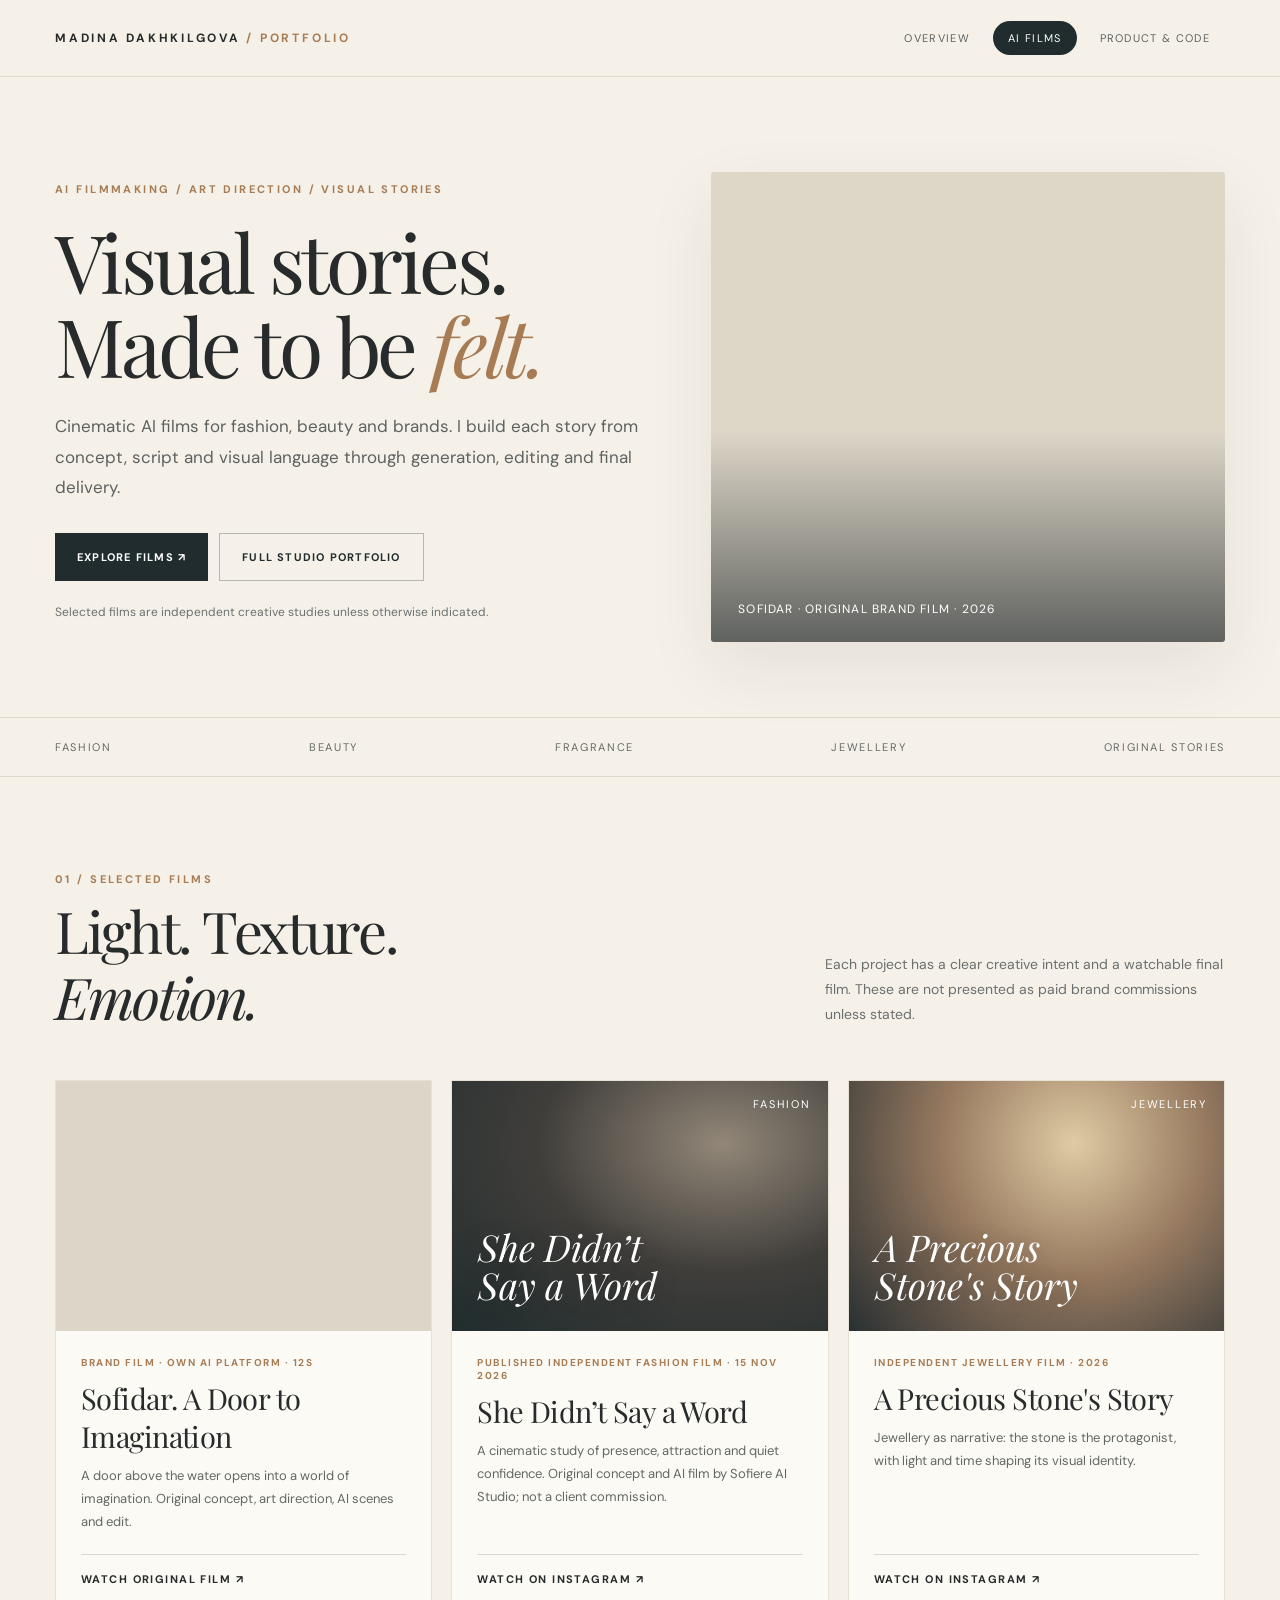
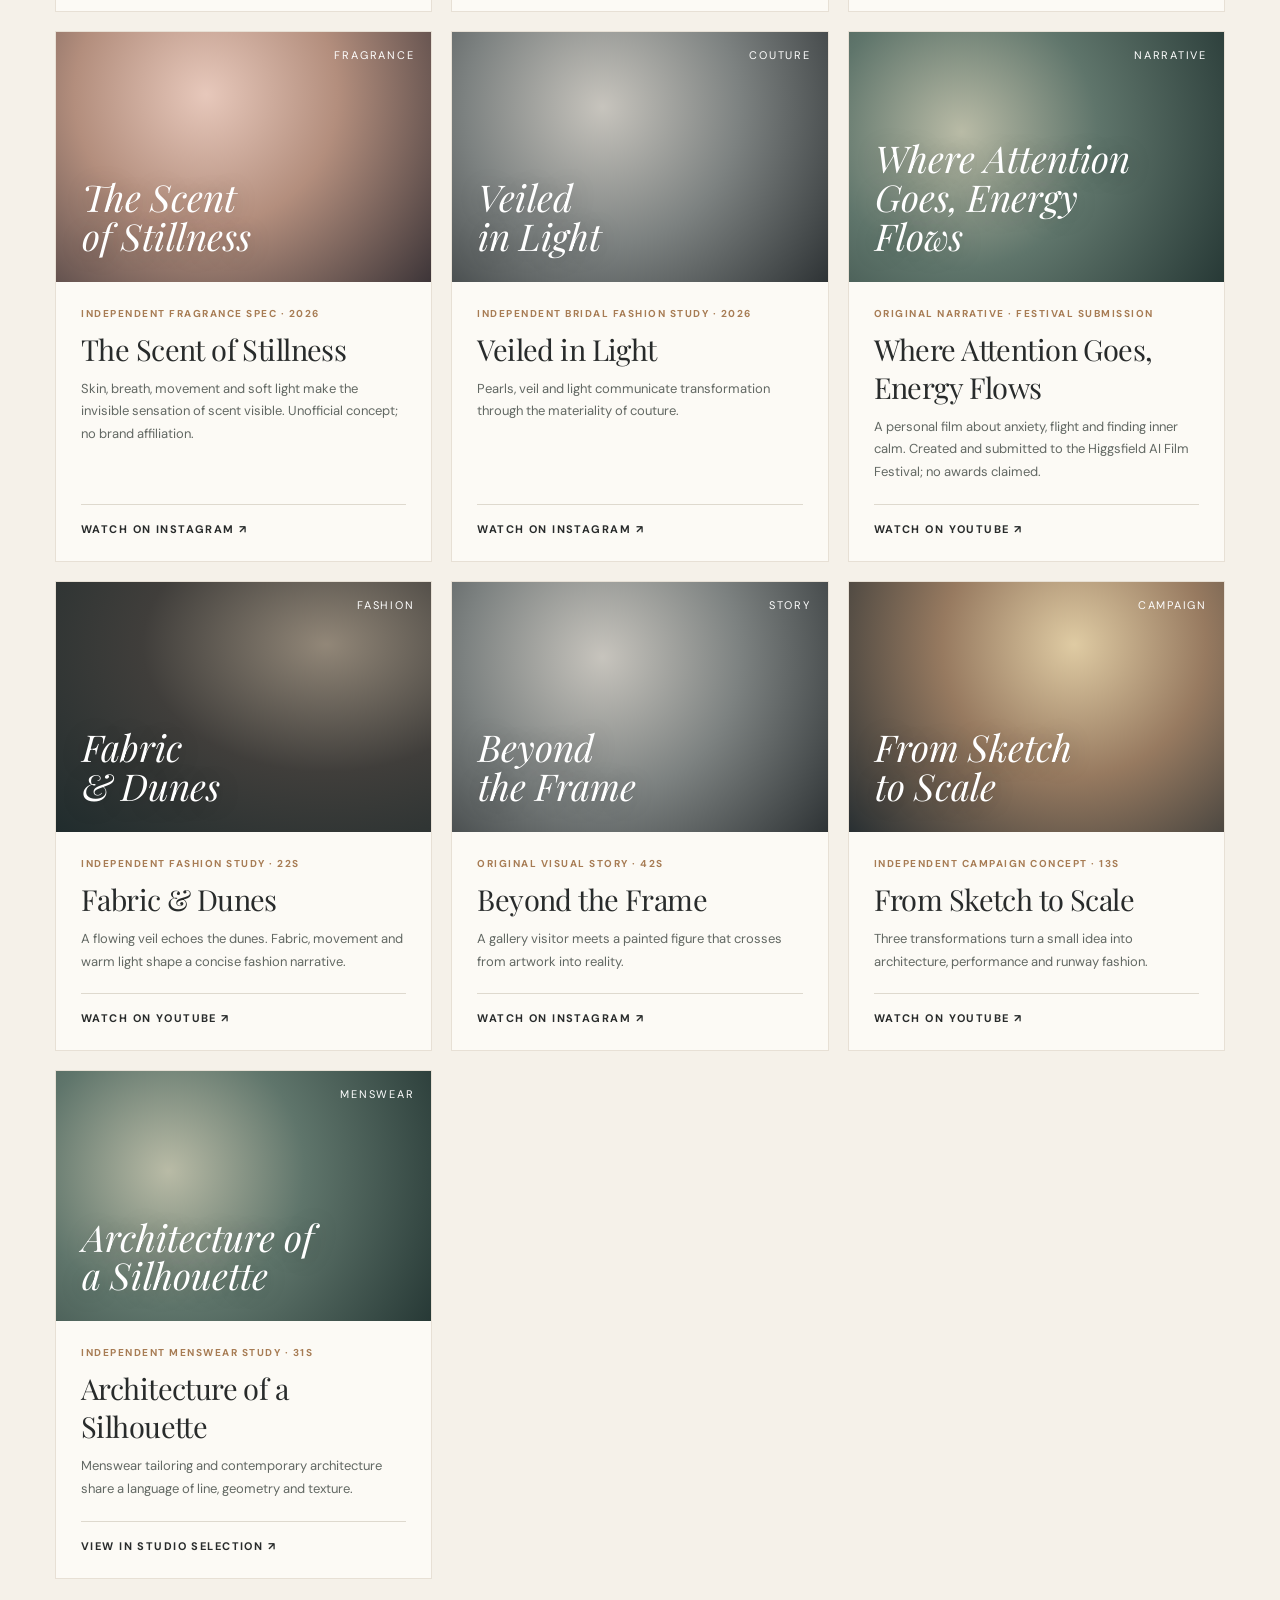
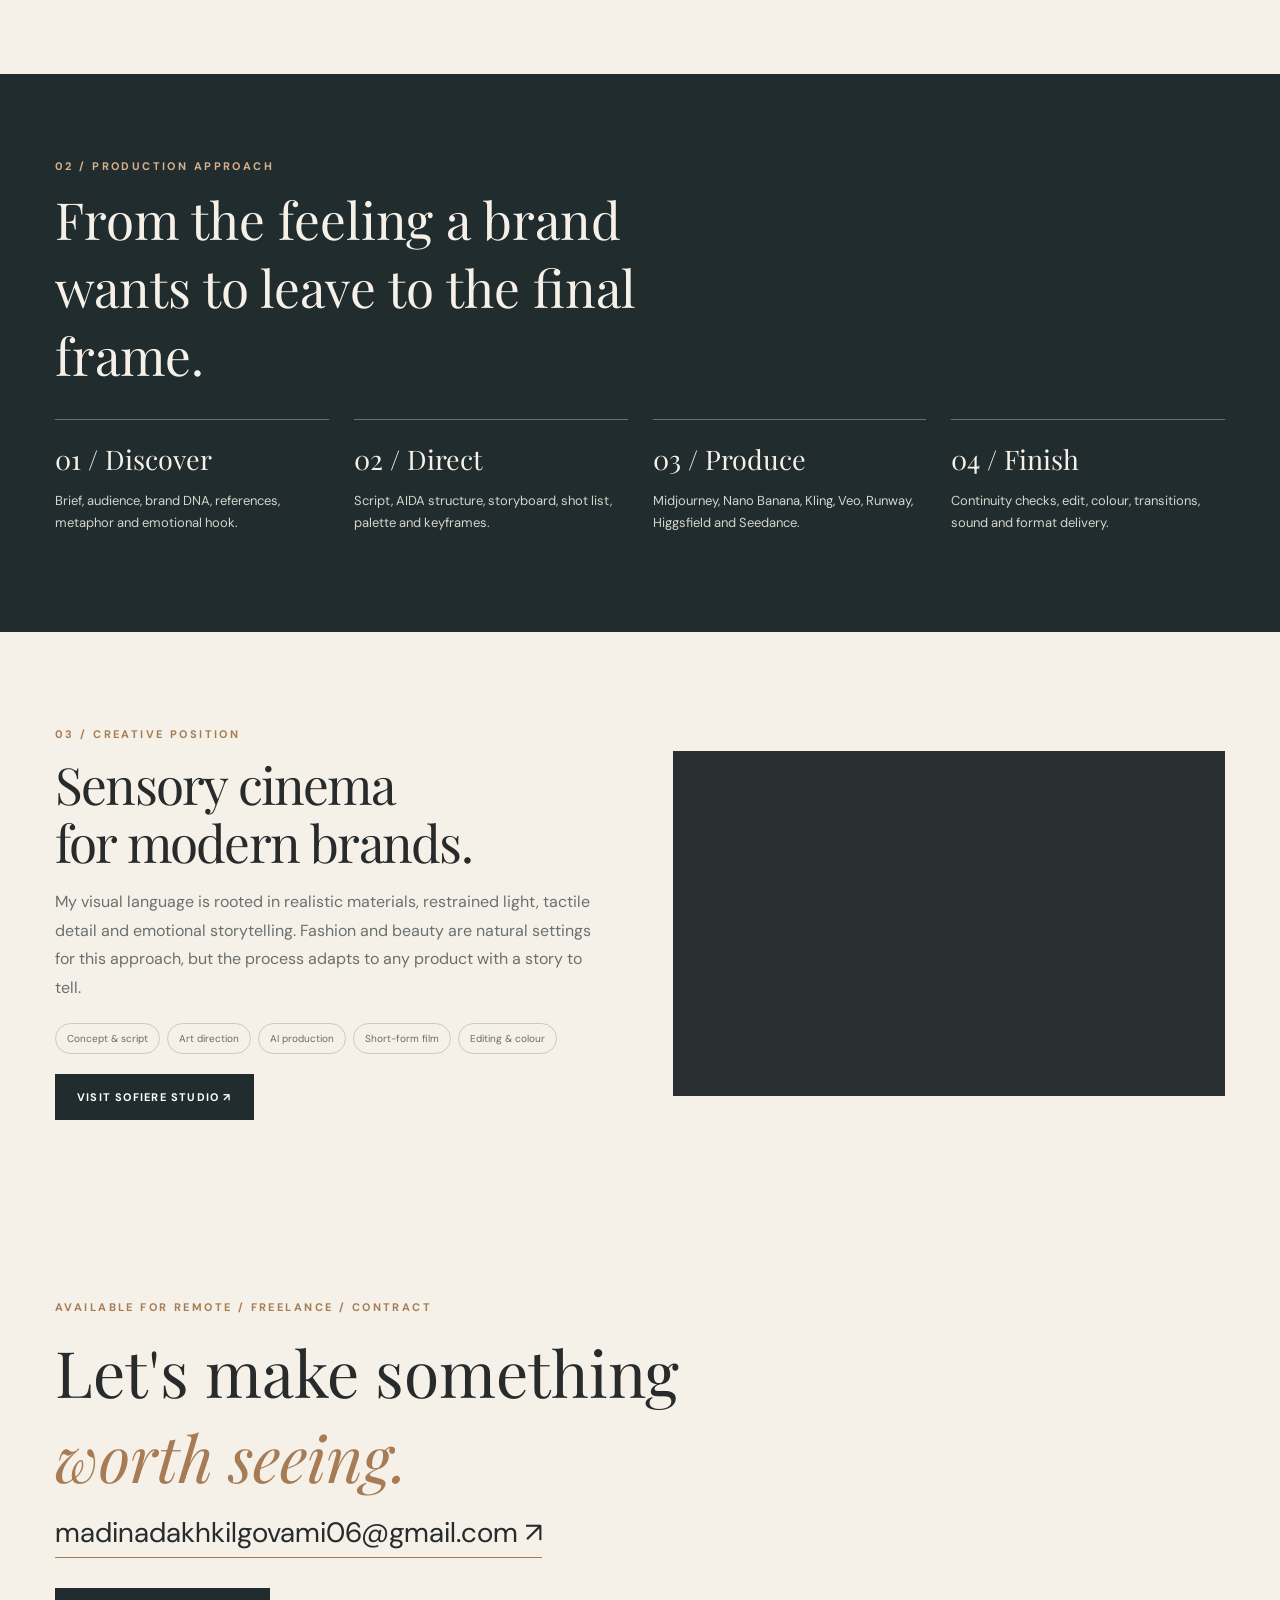
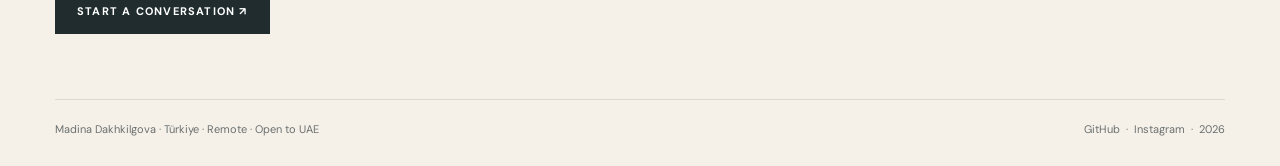
<file: portfolio-kit/films.html>
<!doctype html><html lang="en"><head><meta charset="utf-8"><meta name="viewport" content="width=device-width,initial-scale=1"><title>AI Creative Producer & AI Filmmaker | Madina Dakhkilgova</title><meta name="description" content="Cinematic AI films, fashion, fragrance and visual stories — independent portfolio by Madina Dakhkilgova."><meta property="og:title" content="AI Creative Producer & AI Filmmaker — Madina Dakhkilgova"><meta property="og:description" content="Cinematic AI films, fashion, fragrance and visual stories — independent portfolio by Madina Dakhkilgova."><meta name="theme-color" content="#f5f1e9"><link rel="stylesheet" href="style.css"></head><body><header class="top"><div class="wrap"><a class="brand" href="index.html">MADINA DAKHKILGOVA<span style="color:#a77c54"> / PORTFOLIO</span></a><nav class="nav" aria-label="Portfolio editions"><a class="" href="index.html">Overview</a><a class="active" href="films.html">AI Films</a><a class="" href="tech.html">Product & Code</a></nav></div></header>
<main><section class="hero"><div class="wrap hero-grid"><div><div class="eyebrow">AI filmmaking / art direction / visual stories</div><h1>Visual stories.<br>Made to be <em>felt.</em></h1><p class="lede">Cinematic AI films for fashion, beauty and brands. I build each story from concept, script and visual language through generation, editing and final delivery.</p><div class="actions"><a class="btn" href="#films">Explore films ↗</a><a class="btn secondary" href="https://madina-di.github.io/sofiere-studio/" target="_blank" rel="noopener">Full studio portfolio</a></div><p class="small">Selected films are independent creative studies unless otherwise indicated.</p></div><div class="hero-media"><video src="https://madina-di.github.io/sofiere-studio/media/sofidar-door.mp4" autoplay muted loop playsinline preload="metadata" aria-label="Sofidar film"></video><div class="media-caption">SOFIDAR · ORIGINAL BRAND FILM · 2026</div></div></div></section>
<div class="strip"><div class="wrap"><span>Fashion</span><span>Beauty</span><span>Fragrance</span><span>Jewellery</span><span>Original stories</span></div></div>
<section class="section" id="films"><div class="wrap"><div class="section-head"><div><div class="eyebrow">01 / Selected films</div><h2>Light. Texture.<br><em>Emotion.</em></h2></div><p class="section-desc">Each project has a clear creative intent and a watchable final film. These are not presented as paid brand commissions unless stated.</p></div><div class="cards">
<article class="card"><div class="art"><video src="https://madina-di.github.io/sofiere-studio/media/sofidar-door.mp4" autoplay muted loop playsinline preload="metadata"></video></div><div class="card-content"><div class="type">Brand film · own AI platform · 12s</div><h3>Sofidar. A Door to Imagination</h3><p>A door above the water opens into a world of imagination. Original concept, art direction, AI scenes and edit.</p><a class="link" href="https://madina-di.github.io/sofiere-studio/media/sofidar-door.mp4" target="_blank" rel="noopener">Watch original film</a></div></article>
<article class="card"><div class="art dark"><span class="art-label">She Didn’t<br>Say a Word</span><span class="corner">FASHION</span></div><div class="card-content"><div class="type">Published independent fashion film · 15 Nov 2026</div><h3>She Didn’t Say a Word</h3><p>A cinematic study of presence, attraction and quiet confidence. Original concept and AI film by Sofiere AI Studio; not a client commission.</p><a class="link" href="https://www.instagram.com/sofiere__studio/reel/Dfw63NIBcmz/" target="_blank" rel="noopener">Watch on Instagram</a></div></article>
<article class="card"><div class="art gold"><span class="art-label">A Precious<br>Stone's Story</span><span class="corner">JEWELLERY</span></div><div class="card-content"><div class="type">Independent jewellery film · 2026</div><h3>A Precious Stone's Story</h3><p>Jewellery as narrative: the stone is the protagonist, with light and time shaping its visual identity.</p><a class="link" href="https://www.instagram.com/sofiere__studio/reel/DfU1xyRR1XA/" target="_blank" rel="noopener">Watch on Instagram</a></div></article>
<article class="card"><div class="art rose"><span class="art-label">The Scent<br>of Stillness</span><span class="corner">FRAGRANCE</span></div><div class="card-content"><div class="type">Independent fragrance spec · 2026</div><h3>The Scent of Stillness</h3><p>Skin, breath, movement and soft light make the invisible sensation of scent visible. Unofficial concept; no brand affiliation.</p><a class="link" href="https://www.instagram.com/sofiere__studio/reel/DfQQac2q9MK/" target="_blank" rel="noopener">Watch on Instagram</a></div></article>
<article class="card"><div class="art stone"><span class="art-label">Veiled<br>in Light</span><span class="corner">COUTURE</span></div><div class="card-content"><div class="type">Independent bridal fashion study · 2026</div><h3>Veiled in Light</h3><p>Pearls, veil and light communicate transformation through the materiality of couture.</p><a class="link" href="https://www.instagram.com/sofiere__studio/reel/DewgbYTiM2l/" target="_blank" rel="noopener">Watch on Instagram</a></div></article>
<article class="card"><div class="art olive"><span class="art-label">Where Attention<br>Goes, Energy Flows</span><span class="corner">NARRATIVE</span></div><div class="card-content"><div class="type">Original narrative · festival submission</div><h3>Where Attention Goes, Energy Flows</h3><p>A personal film about anxiety, flight and finding inner calm. Created and submitted to the Higgsfield AI Film Festival; no awards claimed.</p><a class="link" href="https://www.youtube.com/watch?v=IntckfUGGGo" target="_blank" rel="noopener">Watch on YouTube</a></div></article>
<article class="card"><div class="art dark"><span class="art-label">Fabric<br>& Dunes</span><span class="corner">FASHION</span></div><div class="card-content"><div class="type">Independent fashion study · 22s</div><h3>Fabric & Dunes</h3><p>A flowing veil echoes the dunes. Fabric, movement and warm light shape a concise fashion narrative.</p><a class="link" href="https://www.youtube.com/watch?v=qcchLglYKRw" target="_blank" rel="noopener">Watch on YouTube</a></div></article>
<article class="card"><div class="art stone"><span class="art-label">Beyond<br>the Frame</span><span class="corner">STORY</span></div><div class="card-content"><div class="type">Original visual story · 42s</div><h3>Beyond the Frame</h3><p>A gallery visitor meets a painted figure that crosses from artwork into reality.</p><a class="link" href="https://www.instagram.com/sofiere__studio/reel/Dc65XLCDISu/" target="_blank" rel="noopener">Watch on Instagram</a></div></article>
<article class="card"><div class="art gold"><span class="art-label">From Sketch<br>to Scale</span><span class="corner">CAMPAIGN</span></div><div class="card-content"><div class="type">Independent campaign concept · 13s</div><h3>From Sketch to Scale</h3><p>Three transformations turn a small idea into architecture, performance and runway fashion.</p><a class="link" href="https://www.youtube.com/shorts/wA9WdgPeDB8" target="_blank" rel="noopener">Watch on YouTube</a></div></article>
<article class="card"><div class="art olive"><span class="art-label">Architecture of<br>a Silhouette</span><span class="corner">MENSWEAR</span></div><div class="card-content"><div class="type">Independent menswear study · 31s</div><h3>Architecture of a Silhouette</h3><p>Menswear tailoring and contemporary architecture share a language of line, geometry and texture.</p><a class="link" href="https://madina-di.github.io/sofiere-studio/" target="_blank" rel="noopener">View in studio selection</a></div></article>
</div></div></section>
<section class="panel"><div class="wrap"><div class="eyebrow">02 / Production approach</div><h2>From the feeling a brand wants to leave to the final frame.</h2><div class="process"><div class="step"><b>01 / Discover</b><p>Brief, audience, brand DNA, references, metaphor and emotional hook.</p></div><div class="step"><b>02 / Direct</b><p>Script, AIDA structure, storyboard, shot list, palette and keyframes.</p></div><div class="step"><b>03 / Produce</b><p>Midjourney, Nano Banana, Kling, Veo, Runway, Higgsfield and Seedance.</p></div><div class="step"><b>04 / Finish</b><p>Continuity checks, edit, colour, transitions, sound and format delivery.</p></div></div></div></section>
<section class="section"><div class="wrap"><div class="feature"><div><div class="eyebrow">03 / Creative position</div><h2>Sensory cinema<br>for modern brands.</h2><p>My visual language is rooted in realistic materials, restrained light, tactile detail and emotional storytelling. Fashion and beauty are natural settings for this approach, but the process adapts to any product with a story to tell.</p><div class="label-row"><span class="pill">Concept & script</span><span class="pill">Art direction</span><span class="pill">AI production</span><span class="pill">Short-form film</span><span class="pill">Editing & colour</span></div><a class="btn" href="https://madina-di.github.io/sofiere-studio/" target="_blank" rel="noopener">Visit Sofiere Studio ↗</a></div><div class="film-frame"><iframe loading="lazy" title="Where Attention Goes, Energy Flows — original film" src="https://www.youtube-nocookie.com/embed/IntckfUGGGo" allowfullscreen referrerpolicy="strict-origin-when-cross-origin"></iframe></div></div></div></section></main><footer class="footer" id="contact"><div class="wrap"><div class="eyebrow">Available for remote / freelance / contract</div><h2>Let's make something<br><em style="color:#a77c54">worth seeing.</em></h2><a class="email" href="mailto:madinadakhkilgovami06@gmail.com">madinadakhkilgovami06@gmail.com ↗</a><div class="actions"><a class="btn" href="mailto:madinadakhkilgovami06@gmail.com?subject=Project%20inquiry%20-%20Madina%20Dakhkilgova">Start a conversation ↗</a></div><div class="footline"><span>Madina Dakhkilgova · Türkiye · Remote · Open to UAE</span><span><a href="https://github.com/Madina-DI" target="_blank" rel="noopener">GitHub</a> &nbsp;·&nbsp; <a href="https://www.instagram.com/sofiere__studio/" target="_blank" rel="noopener">Instagram</a> &nbsp;·&nbsp; 2026</span></div></div></footer></body></html>
</file>
<file: styles.css>
:root{
  --ink:#151515;
  --muted:#68655f;
  --paper:#f5f0e8;
  --paper-2:#ece5da;
  --white:#fffdf8;
  --gold:#b99555;
  --deep:#14201b;
  --line:rgba(21,21,21,.14);
  --radius:24px;
}
*{box-sizing:border-box}
html{scroll-behavior:smooth}
body{margin:0;background:var(--paper);color:var(--ink);font-family:"DM Sans",sans-serif;line-height:1.55}
a{color:inherit;text-decoration:none}
img{max-width:100%;display:block}
.site-header{position:sticky;top:0;z-index:50;display:flex;align-items:center;justify-content:space-between;padding:18px 6vw;background:rgba(245,240,232,.88);backdrop-filter:blur(16px);border-bottom:1px solid var(--line)}
.brand{display:grid;place-items:center;width:42px;height:42px;border:1px solid var(--ink);border-radius:50%;font-weight:700;letter-spacing:.03em}
.nav{display:flex;gap:28px;font-size:14px}
.nav a{opacity:.72}.nav a:hover{opacity:1}
.hero{min-height:82vh;display:grid;grid-template-columns:1.1fr .9fr;align-items:center;gap:48px;padding:8vw 8vw 7vw}
.eyebrow{font-size:12px;letter-spacing:.2em;font-weight:700;color:var(--gold);margin:0 0 22px}
.hero h1,.section h2,.contact h2{font-family:"Playfair Display",serif;font-weight:600;line-height:.95;margin:0}
.hero h1{font-size:clamp(64px,8vw,126px);letter-spacing:-.045em}
.hero h1 span{color:var(--deep)}
.hero-role{font-size:clamp(20px,2vw,30px);margin:28px 0 12px;font-weight:600}
.hero-text{max-width:720px;color:var(--muted);font-size:18px}
.hero-actions{display:flex;gap:12px;flex-wrap:wrap;margin-top:30px}
.button{display:inline-flex;align-items:center;justify-content:center;padding:14px 20px;border-radius:999px;border:1px solid var(--ink);font-size:14px;font-weight:700;transition:.2s}
.button-primary{background:var(--ink);color:var(--white)}.button-primary:hover{transform:translateY(-2px)}
.button-ghost:hover{background:var(--white)}
.hero-visual{position:relative;aspect-ratio:1/1;border-radius:50%;background:radial-gradient(circle at 50% 50%,rgba(185,149,85,.25),transparent 28%),linear-gradient(145deg,#0d1814,#1b2c24);overflow:hidden;box-shadow:inset 0 0 0 1px rgba(255,255,255,.08),0 30px 80px rgba(21,32,27,.22)}
.core{position:absolute;inset:38%;border-radius:50%;display:grid;place-items:center;color:var(--paper);font-family:"Playfair Display",serif;font-size:clamp(28px,4vw,58px);border:1px solid rgba(255,255,255,.4);box-shadow:0 0 60px rgba(185,149,85,.35)}
.orbit{position:absolute;border:1px solid rgba(255,255,255,.22);border-radius:50%;inset:18%;transform:rotate(28deg)}
.orbit-two{inset:10%;transform:rotate(-25deg);border-color:rgba(185,149,85,.45)}
.node{position:absolute;padding:9px 12px;border:1px solid rgba(255,255,255,.25);border-radius:999px;color:#f8f1e6;font-size:11px;letter-spacing:.12em;background:rgba(255,255,255,.05)}
.n1{top:18%;left:20%}.n2{top:30%;right:12%}.n3{bottom:22%;right:18%}.n4{bottom:14%;left:18%}
.intro-strip{display:grid;grid-template-columns:repeat(3,1fr);border-top:1px solid var(--line);border-bottom:1px solid var(--line)}
.intro-strip div{padding:30px 6vw;border-right:1px solid var(--line)}.intro-strip div:last-child{border-right:0}
.metric{display:block;font-family:"Playfair Display",serif;font-size:32px}.intro-strip small{color:var(--muted)}
.section{padding:9vw 7vw}
.section-heading{max-width:850px;margin-bottom:55px}
.section-heading h2{font-size:clamp(42px,5.5vw,82px);letter-spacing:-.03em}
.section-heading>p:last-child{max-width:650px;color:var(--muted);font-size:18px}
.featured-grid{display:grid;grid-template-columns:repeat(2,minmax(0,1fr));gap:24px}
.case{background:rgba(255,253,248,.68);border:1px solid var(--line);border-radius:var(--radius);overflow:hidden;display:flex;flex-direction:column;min-height:100%}
.case-featured{grid-column:1/-1;display:grid;grid-template-columns:1.05fr .95fr}
.case-visual{min-height:320px;position:relative;overflow:hidden;background:#dcd5c9}
.case-featured .case-visual{min-height:500px}
.case-copy{padding:30px}
.case-meta{display:flex;justify-content:space-between;gap:12px;color:var(--muted);font-size:11px;letter-spacing:.13em;margin-bottom:18px}
.case h3{font-family:"Playfair Display",serif;font-size:34px;line-height:1.05;margin:0 0 14px}
.case p{color:var(--muted);margin:0 0 18px}
.tags{display:flex;gap:8px;flex-wrap:wrap}
.tags span{font-size:11px;padding:7px 10px;border:1px solid var(--line);border-radius:999px;background:rgba(255,255,255,.45)}
.case-actions{display:flex;gap:18px;flex-wrap:wrap;margin-top:24px;font-size:14px;font-weight:700}
.case-actions a{border-bottom:1px solid currentColor}
.private-note{font-size:13px;color:var(--muted);margin-top:22px}
.visual-dost{background:radial-gradient(circle at 50% 50%,#235c88 0,#142c3d 18%,#101510 48%,#080808 100%)}
.energy-core{position:absolute;width:140px;height:140px;border-radius:50%;left:50%;top:50%;transform:translate(-50%,-50%);background:radial-gradient(circle,#d7ecff 0,#5ea2e1 22%,#144971 50%,transparent 72%);box-shadow:0 0 80px rgba(84,161,224,.72)}
.cube-field span{position:absolute;width:64px;height:64px;background:linear-gradient(145deg,#caa85d,#3e3422);border:1px solid rgba(255,255,255,.18);transform:rotate(28deg);box-shadow:0 14px 36px rgba(0,0,0,.35)}
.cube-field span:nth-child(1){left:15%;top:24%}.cube-field span:nth-child(2){left:30%;top:48%;width:46px;height:46px}.cube-field span:nth-child(3){right:24%;top:18%;width:78px;height:78px}.cube-field span:nth-child(4){right:16%;bottom:20%;width:52px;height:52px}.cube-field span:nth-child(5){left:20%;bottom:18%;width:86px;height:86px}.cube-field span:nth-child(6){right:39%;bottom:12%;width:38px;height:38px}
.visual-crm{background:linear-gradient(135deg,#0f211b,#2d473d);padding:28px;display:flex;gap:14px}
.mock-sidebar{width:20%;border-radius:16px;background:#0c1814;box-shadow:inset 0 0 0 1px rgba(255,255,255,.08)}
.mock-dashboard{flex:1;background:#f4efe6;border-radius:18px;padding:24px}
.mock-row{height:20px;width:42%;background:#234637;border-radius:8px;margin-bottom:22px}
.mock-cards{display:grid;grid-template-columns:repeat(3,1fr);gap:10px}.mock-cards i{height:70px;border:1px solid #d9d1c4;border-radius:12px;background:#fff}
.mock-chart{height:115px;margin-top:14px;border-radius:14px;background:linear-gradient(135deg,transparent 20%,rgba(185,149,85,.3)),repeating-linear-gradient(90deg,#fff 0,#fff 18px,#eee8df 19px,#eee8df 20px)}
.visual-bot{background:linear-gradient(135deg,#d9e5f4,#b7c8dd);display:grid;place-items:center}
.phone{width:145px;height:260px;border-radius:28px;background:#10131a;border:6px solid #222936;padding:28px 12px;box-shadow:0 20px 45px rgba(0,0,0,.25)}
.chat i{display:block;height:24px;border-radius:14px;background:#f3eadf;margin:12px 0}.chat i:nth-child(even){width:72%;margin-left:auto;background:#6f9ed7}
.bot-pulse{position:absolute;border:1px solid rgba(255,255,255,.7);border-radius:50%}.p1{width:210px;height:210px}.p2{width:270px;height:270px}.p3{width:330px;height:330px}
.image-visual img{width:100%;height:100%;object-fit:cover;position:absolute;inset:0}
.visual-translator{background:linear-gradient(145deg,#101a18,#23352f);display:flex;align-items:center;justify-content:center;gap:22px}
.lang{width:92px;height:92px;display:grid;place-items:center;border-radius:24px;background:#f3eee6;font-weight:700;font-size:28px}.lang.b{background:#b99555;color:white}
.arrow{color:white;font-size:36px}
.archive{margin-top:64px;padding-top:40px;border-top:1px solid var(--line)}
.archive h3{font-family:"Playfair Display",serif;font-size:34px}
.archive-grid{display:grid;grid-template-columns:repeat(4,1fr);border:1px solid var(--line);border-radius:18px;overflow:hidden}
.archive-grid a{padding:24px;border-right:1px solid var(--line);background:rgba(255,255,255,.25)}.archive-grid a:last-child{border-right:0}
.archive-grid strong,.archive-grid span{display:block}.archive-grid span{font-size:13px;color:var(--muted);margin-top:4px}
.section-dark{background:var(--deep);color:#f6efe5}
.section-heading.light p:last-child{color:#b9b4ab}
.capability-grid{display:grid;grid-template-columns:repeat(4,1fr);gap:1px;background:rgba(255,255,255,.12);border:1px solid rgba(255,255,255,.12)}
.capability-grid>div{background:var(--deep);padding:32px}.capability-grid span{color:var(--gold);font-size:12px;letter-spacing:.15em}.capability-grid h3{font-family:"Playfair Display",serif;font-size:27px;margin:30px 0 10px}.capability-grid p{color:#aaa49b;font-size:14px}
.tool-line{display:flex;gap:10px;flex-wrap:wrap;margin-top:34px}.tool-line span{padding:9px 12px;border:1px solid rgba(255,255,255,.15);border-radius:999px;font-size:12px;color:#d8d1c6}
.creative-section{display:grid;grid-template-columns:1.2fr .8fr;gap:48px;align-items:stretch}
.creative-copy h2{font-family:"Playfair Display",serif;font-size:clamp(44px,5vw,76px);line-height:1;margin:0 0 24px}.creative-copy>p:last-of-type{color:var(--muted);max-width:720px;font-size:18px}
.creative-card{background:linear-gradient(145deg,#171717,#2e281f);border-radius:var(--radius);padding:42px;color:#f6efe5;display:flex;flex-direction:column;justify-content:flex-end;min-height:430px;position:relative;overflow:hidden}
.creative-card:before{content:"";position:absolute;width:280px;height:280px;border-radius:50%;border:1px solid rgba(185,149,85,.5);top:-50px;right:-30px;box-shadow:0 0 60px rgba(185,149,85,.12)}
.creative-kicker{color:var(--gold);font-size:11px;letter-spacing:.16em}.creative-card h3{font-family:"Playfair Display",serif;font-size:36px;line-height:1.15}.creative-card a{font-weight:700;margin-top:18px}
.dark-ghost{border-color:var(--ink)}
.credentials{background:var(--paper-2)}
.credential-grid{display:grid;grid-template-columns:repeat(2,1fr);border-top:1px solid var(--line)}
.credential-grid div{padding:22px 0;border-bottom:1px solid var(--line);display:flex;flex-direction:column}.credential-grid div:nth-child(odd){padding-right:30px}.credential-grid div:nth-child(even){padding-left:30px;border-left:1px solid var(--line)}
.credential-grid span{color:var(--muted);font-size:14px;margin-top:4px}
.contact{padding:10vw 7vw 4vw;background:#0f1412;color:#f7f0e5}
.contact h2{font-size:clamp(52px,7vw,110px);letter-spacing:-.04em}.contact h2 span{color:var(--gold)}
.contact-links{display:flex;gap:24px;flex-wrap:wrap;margin-top:50px}.contact-links a{font-size:17px;border-bottom:1px solid #f7f0e5}
.footer-note{margin:80px 0 0;color:#8b8d88;font-size:12px}
@media (max-width:900px){
  .nav{gap:16px}.nav a:nth-child(2){display:none}
  .hero{grid-template-columns:1fr;padding-top:80px}.hero-visual{max-width:560px;width:100%;margin:auto}
  .intro-strip{grid-template-columns:1fr}.intro-strip div{border-right:0;border-bottom:1px solid var(--line)}
  .featured-grid,.creative-section{grid-template-columns:1fr}.case-featured{grid-column:auto;display:flex}.case-featured .case-visual{min-height:360px}
  .archive-grid,.capability-grid{grid-template-columns:repeat(2,1fr)}.archive-grid a:nth-child(2){border-right:0}
}
@media (max-width:620px){
  .site-header{padding:14px 20px}.nav{font-size:12px;gap:12px}.nav a:nth-child(3){display:none}
  .hero,.section,.contact{padding-left:20px;padding-right:20px}.hero{min-height:auto;padding-top:70px;padding-bottom:60px}
  .hero h1{font-size:58px}.hero-text{font-size:16px}
  .section-heading h2{font-size:43px}
  .case-featured .case-visual{min-height:280px}.case-visual{min-height:260px}
  .archive-grid,.capability-grid,.credential-grid{grid-template-columns:1fr}
  .archive-grid a{border-right:0;border-bottom:1px solid var(--line)}
  .credential-grid div:nth-child(even){padding-left:0;border-left:0}.credential-grid div:nth-child(odd){padding-right:0}
  .creative-card{min-height:340px}
}
.language-toggle{display:flex;align-items:center;gap:6px;margin-left:18px;padding:6px 10px;border:1px solid var(--line);border-radius:999px;background:rgba(255,255,255,.42);font-size:11px;font-weight:700;letter-spacing:.08em;white-space:nowrap}
.language-toggle span{opacity:.35}
.lang-option{appearance:none;border:0;background:transparent;padding:2px 3px;font:inherit;color:var(--muted);cursor:pointer}
.lang-option.active{color:var(--ink)}
.case-nav .language-toggle{margin-left:auto;margin-right:0;background:rgba(255,255,255,.35);border-color:rgba(21,21,21,.12)}
@media(max-width:900px){.site-header{gap:12px}.nav{margin-left:auto}.language-toggle{margin-left:0}}
@media(max-width:620px){.language-toggle{padding:5px 8px}.site-header .brand{flex:0 0 auto}.site-header .nav{margin-left:auto}.site-header .nav a:nth-child(2),.site-header .nav a:nth-child(3){display:none}.case-nav{gap:10px}.case-nav .language-toggle{margin-left:auto}}

.visual-social{background:linear-gradient(145deg,#151a20,#29384a);display:grid;place-items:center;padding:34px}
.social-flow{display:flex;align-items:center;justify-content:center;gap:12px;flex-wrap:wrap;color:#f5eee4;font-size:12px;font-weight:700;letter-spacing:.12em}
.social-flow span{padding:12px 16px;border:1px solid rgba(255,255,255,.24);border-radius:999px;background:rgba(255,255,255,.05)}
.social-flow b{color:#b99555;font-size:22px}
.social-grid{position:absolute;left:28px;right:28px;bottom:28px;display:grid;grid-template-columns:repeat(4,1fr);gap:10px}
.social-grid i{height:54px;border-radius:12px;background:linear-gradient(145deg,rgba(255,255,255,.16),rgba(255,255,255,.04));border:1px solid rgba(255,255,255,.08)}
.current-builds{margin-top:64px;padding-top:44px;border-top:1px solid var(--line)}
.current-builds-heading{display:flex;align-items:end;justify-content:space-between;gap:30px;margin-bottom:24px}
.current-builds-heading h3{font-family:"Playfair Display",serif;font-size:38px;line-height:1;margin:0}
.current-builds-grid{display:grid;grid-template-columns:repeat(2,1fr);gap:18px}
.current-builds-grid article{padding:28px;border:1px solid var(--line);border-radius:20px;background:rgba(255,255,255,.3)}
.current-builds-grid article>span{display:block;font-size:10px;letter-spacing:.15em;color:var(--gold);margin-bottom:18px}
.current-builds-grid h4{font-family:"Playfair Display",serif;font-size:32px;margin:0 0 12px}
.current-builds-grid p{color:var(--muted);font-size:15px;margin:0 0 20px}
.current-builds-grid small{display:inline-flex;padding:7px 10px;border-radius:999px;border:1px solid var(--line);color:var(--muted)}
@media(max-width:700px){.current-builds-heading{display:block}.current-builds-grid{grid-template-columns:1fr}}

.visual-obmer{background:linear-gradient(145deg,#14201b,#315348);display:flex;align-items:center;justify-content:center;gap:38px;padding:30px}
.obmer-mini-phone{width:115px;height:220px;border:6px solid #171717;border-radius:24px;background:linear-gradient(180deg,#1a2b24,#2e4339);display:flex;flex-direction:column;align-items:center;justify-content:center;color:#c8efd8;box-shadow:0 18px 40px rgba(0,0,0,.28)}
.obmer-mini-phone span{font-size:36px;font-weight:300}.obmer-mini-phone small{margin-top:35px;padding:6px 8px;border-radius:999px;background:rgba(0,0,0,.45);color:white;font-size:10px}
.obmer-mini-plan{width:150px;height:115px;border:2px solid rgba(255,255,255,.55);position:relative}
.obmer-mini-plan:before,.obmer-mini-plan:after{content:"";position:absolute;background:rgba(255,255,255,.55)}
.obmer-mini-plan:before{width:2px;height:62%;left:44%;top:0}.obmer-mini-plan:after{height:2px;width:56%;right:0;top:62%}
.obmer-mini-plan i{position:absolute;width:6px;height:6px;border-radius:50%;background:#b99555}
.obmer-mini-plan i:nth-child(1){left:-4px;top:-4px}.obmer-mini-plan i:nth-child(2){right:-4px;top:-4px}.obmer-mini-plan i:nth-child(3){right:-4px;bottom:-4px}.obmer-mini-plan i:nth-child(4){left:-4px;bottom:-4px}
@media(max-width:620px){.visual-obmer{gap:22px}.obmer-mini-phone{width:95px;height:185px}.obmer-mini-plan{width:125px;height:95px}}

/* Card Studio case */
.visual-card-studio{background:#f8f7fc;min-height:380px}.visual-card-studio img{object-fit:contain}.card-studio-screen{display:block;width:100%;height:auto}.screen-caption,.editor-figure figcaption{font-size:14px;color:#6f6a65;max-width:1000px;margin:16px auto;line-height:1.6}.editor-figure{margin:30px 0}.developer-materials{background:#f3efe7}.hero-actions{flex-wrap:wrap}
.hero-copy,.creative-copy,.creative-card{min-width:0}.hero-visual{overflow:hidden}
@media(max-width:620px){.hero h1{font-size:52px}.creative-copy h2{font-size:38px;overflow-wrap:anywhere}.creative-card h3{font-size:34px;overflow-wrap:anywhere}.button{max-width:100%;white-space:normal;text-align:center}}

/* Developer portfolio: project hierarchy, compact archive, useful header links. */
.site-header{gap:22px}.site-header .nav{margin-left:auto;gap:20px;align-items:center;flex-wrap:wrap}.site-header .nav a{display:inline-flex;white-space:nowrap}
.hero{min-height:0;padding-top:64px;padding-bottom:56px;gap:38px;grid-template-columns:1.25fr .75fr}.hero h1{font-size:clamp(60px,7vw,104px)}.hero-visual{width:100%;max-width:400px;justify-self:end}.hero .core{font-size:32px}.hero-role{font-size:clamp(20px,1.7vw,27px)}
.hero-project-links{display:flex;gap:10px 20px;flex-wrap:wrap;margin-top:26px;font-size:13px;font-weight:600}.hero-project-links a{border-bottom:1px solid var(--line)}
.intro-strip div{padding-top:22px;padding-bottom:22px}.intro-strip .metric{font-size:clamp(23px,2.4vw,32px)}
#work{padding-top:64px}.section-heading h2{font-size:clamp(40px,4.8vw,68px)}.case-copy,.case-visual{min-width:0}.case-meta span:last-child{text-align:right}.case{scroll-margin-top:110px}
.visual-sofidar{background:radial-gradient(ellipse at 25% 15%,rgba(185,149,85,.25),transparent 60%),#14201b;display:grid;place-items:center;padding:38px}.case-featured .visual-sofidar{min-height:450px}
.sofidar-flow{width:min(100%,285px);display:flex;align-items:center;flex-direction:column;color:var(--paper)}.flow-brand{font:600 34px "Playfair Display",serif;letter-spacing:.12em;margin-bottom:26px}.flow-step{width:100%;padding:12px 16px;text-align:center;border:1px solid rgba(255,255,255,.25);border-radius:10px;font-size:11px;letter-spacing:.12em;background:rgba(255,255,255,.05)}.sofidar-flow i{font-style:normal;color:var(--gold);line-height:30px}.flow-caption{font-size:9px;letter-spacing:.16em;margin-top:24px;color:#c2b5a1}
.additional-projects{margin-top:60px;padding-top:38px;border-top:1px solid var(--line)}.subsection-heading h3{font:600 34px/1.1 "Playfair Display",serif;margin:0 0 26px}.subsection-heading .eyebrow{margin-bottom:14px}
.small-project-grid{display:grid;grid-template-columns:repeat(3,minmax(0,1fr));gap:18px}.small-project{min-width:0;border:1px solid var(--line);border-radius:18px;padding:24px;background:rgba(255,253,248,.55)}.small-project h4{font:600 25px/1.15 "Playfair Display",serif;margin:0 0 16px}.small-project p{font-size:14px;color:var(--muted)}.small-project small{font-size:12px;color:var(--muted)}.small-project .case-actions{font-size:13px}
details.archive{margin-top:34px;padding-top:28px}details.archive summary{display:flex;align-items:center;justify-content:space-between;gap:20px;list-style:none;cursor:pointer;padding-bottom:20px}details.archive summary::-webkit-details-marker{display:none}details.archive summary strong{display:block;font:600 29px/1.2 "Playfair Display",serif}details.archive summary small{display:block;color:var(--muted);font-size:14px;margin-top:8px}.archive-toggle{font-size:32px;font-weight:400}.archive[open] .archive-toggle{transform:rotate(45deg)}details.archive .archive-grid{grid-template-columns:repeat(3,minmax(0,1fr))}details.archive .archive-grid a{border-bottom:1px solid var(--line)}details.archive summary:focus-visible{outline:2px solid var(--gold);outline-offset:6px}
.development-background{max-width:850px;font-size:18px;color:#c7c1b7;margin:-22px 0 38px}.creative-portfolio-link{padding:28px 7vw;border-bottom:1px solid var(--line);display:flex;align-items:center;justify-content:space-between;gap:18px;font-size:14px}.creative-portfolio-link span{color:var(--muted)}.creative-portfolio-link a{font-weight:600;border-bottom:1px solid var(--line)}
details.archive .archive-grid{grid-template-columns:repeat(5,minmax(0,1fr));border:0;gap:12px;border-radius:0;overflow:visible}details.archive .archive-grid .learning-card{padding:0;border:1px solid var(--line);border-radius:13px;background:var(--white);overflow:hidden;transition:transform .2s,box-shadow .2s}.learning-card:hover{transform:translateY(-3px);box-shadow:0 10px 22px rgba(21,21,21,.08)}.learning-preview{aspect-ratio:1.4;background:var(--paper-2);display:grid;place-items:center;overflow:hidden}.learning-preview img{width:100%;height:100%;object-fit:cover}.learning-preview>span{font-size:15px;font-weight:700;color:var(--deep)}.learning-copy{padding:14px}.archive-grid .learning-copy strong{font-size:14px}.archive-grid .learning-copy span{font-size:10px;line-height:1.4}
.contact h2{font-size:clamp(40px,5.5vw,78px);max-width:1100px;line-height:1.1}.section,.contact{scroll-margin-top:100px}
@media(max-width:1000px){.site-header .nav{gap:14px}.hero{grid-template-columns:1fr}.hero-visual{display:none}.small-project-grid{grid-template-columns:1fr 1fr}.hero h1{font-size:72px}}
@media(max-width:620px){.site-header{display:grid;grid-template-columns:42px 1fr;gap:10px 16px;padding:12px 20px}.site-header .brand{grid-column:1;grid-row:1}.site-header .language-toggle{grid-column:2;grid-row:1;justify-self:end}.site-header .nav{grid-column:1/-1;grid-row:2;justify-content:space-between;width:100%;margin:0;gap:9px 13px;font-size:11px}.site-header .nav a:nth-child(n){display:inline-flex}.hero{padding-top:38px;padding-bottom:36px}.hero h1{font-size:clamp(40px,11vw,60px);overflow-wrap:anywhere}.hero-role{margin-top:22px}.hero-actions{margin-top:22px}.hero .button{padding:12px 15px;font-size:13px}.hero-project-links{font-size:12px;gap:8px 14px}.intro-strip{grid-template-columns:1fr 1fr 1fr}.intro-strip div{padding:16px 12px;border-right:1px solid var(--line);border-bottom:0}.intro-strip .metric{font-family:"DM Sans",sans-serif;font-size:16px;line-height:1.3;font-weight:700;margin-bottom:7px}.intro-strip small{font-size:10px;line-height:1.35;display:block}#work{padding-top:42px}.section-heading{margin-bottom:30px}.section-heading h2{font-size:37px;line-height:1.08}.section-heading>p:last-child{font-size:16px}.case-copy{padding:24px}.case h3{font-size:30px}.case-meta{font-size:10px;letter-spacing:.06em}.case-featured .visual-sofidar{min-height:350px;padding:28px}.flow-brand{font-size:29px;margin-bottom:18px}.flow-step{padding:10px}.flow-caption{margin-top:16px}.small-project-grid{grid-template-columns:1fr}.subsection-heading h3{font-size:30px}details.archive .archive-grid{grid-template-columns:1fr}.development-background{font-size:16px;margin-top:0}.creative-portfolio-link{flex-direction:column;align-items:flex-start;padding:24px 20px}.contact h2{font-size:40px}.contact-links{gap:18px}.contact-links a{font-size:15px}}
@media(max-width:620px){details.archive .archive-grid{grid-template-columns:repeat(2,minmax(0,1fr))}.learning-copy{padding:12px}.archive-grid .learning-copy strong{font-size:13px}}

/* October 2026: editorial hierarchy and accessible document navigation. */
:root{--paper:#f6f3ed;--paper-2:#eee9df;--white:#fffdf9;--ink:#202820;--muted:#62675e;--gold:#8b693c;--deep:#17251f;--line:rgba(32,40,32,.15);--radius:16px}
::selection{background:#d9c8ab;color:#17251f}
a:focus-visible,button:focus-visible,summary:focus-visible{outline:2px solid #8b693c;outline-offset:5px}
.skip-link{position:fixed;left:20px;top:-100px;z-index:100;background:var(--deep);color:white;padding:14px 22px;border-radius:8px}.skip-link:focus{top:16px}
.site-header{background:rgba(246,243,237,.96);padding:17px max(24px,5vw);gap:20px}
.site-header .brand{border-radius:0;border:0;border-bottom:2px solid var(--deep);font-family:Georgia,serif;font-size:23px;width:42px;height:36px}
.site-header .nav{gap:clamp(12px,1.7vw,26px);font-size:12px;flex-wrap:nowrap}
.site-header .nav a{opacity:1;color:var(--muted);padding:7px 0}.site-header .nav a:hover{color:var(--ink)}
.site-header .nav .nav-document{color:var(--ink);border-bottom:1px solid var(--line)}
.site-header .nav .nav-creator{padding-left:20px;border-left:1px solid var(--line)}
.language-toggle{margin-left:0;background:transparent;border-radius:4px}
.hero{max-width:1600px;margin:auto;grid-template-columns:minmax(0,1.35fr) minmax(300px,.8fr);gap:7vw;padding:82px 7vw 76px}
.hero h1{font-size:clamp(56px,6.7vw,106px);line-height:1.02;letter-spacing:-.055em}
.hero .eyebrow{font-size:10px;letter-spacing:.2em;margin-bottom:26px}
.hero-role{font-size:clamp(18px,1.65vw,25px);font-weight:500;margin-top:24px}
.hero-text{font-size:17px;max-width:590px;line-height:1.75;margin:18px 0 0}
.hero-actions{gap:10px}.button{border-radius:5px;font-size:13px;font-weight:500;padding:14px 18px;gap:22px}
.button-primary{background:var(--deep);border-color:var(--deep)}.button-ghost{border-color:#b9bcb1;background:transparent}
.hero-project-links{font-size:12px;margin-top:26px;gap:22px;color:var(--muted);align-items:center}.hero-project-links a{color:var(--ink)}
.work-index{background:var(--deep);color:var(--paper);padding:30px 32px 22px;border-radius:3px;box-shadow:14px 14px 0 #e8e2d6;min-width:0}
.work-index-top{display:flex;justify-content:space-between;font-size:9px;letter-spacing:.18em;color:#c5ba9e;padding-bottom:18px}
.work-index>a{display:grid;grid-template-columns:24px minmax(0,1fr) 16px;align-items:center;gap:16px;padding:21px 0;border-top:1px solid #425048;transition:color .2s}
.work-index>a:hover{color:#d8c49d}.work-index strong{display:block;font:400 clamp(22px,2.2vw,34px)/1.15 "Playfair Display",Georgia,serif}
.work-index small{display:block;font-size:10px;color:#c1c9be;margin-top:6px}.index-number{font:10px monospace;color:#a8b1a3}
.work-index>p{font-size:10px;color:#aeb8aa;margin:18px 0 0}
.intro-strip{border-top:1px solid var(--line);border-bottom:1px solid var(--line);background:var(--paper);padding:0 7vw;gap:0}
.intro-strip>div{padding:25px 30px}.intro-strip>div:first-child{padding-left:0}.intro-strip>div:last-child{border-right:0}
.intro-strip .metric{font:500 22px "DM Sans",sans-serif;letter-spacing:-.03em}.intro-strip small{font-size:11px;color:var(--muted)}
.section{padding:76px 7vw}.section-heading{max-width:880px;margin-bottom:38px}.section-heading h2{font-size:clamp(36px,4.3vw,64px);line-height:1.1;letter-spacing:-.035em}.section-heading>p:last-child{font-size:16px;max-width:660px}
.eyebrow{font-size:10px;letter-spacing:.18em;margin-bottom:18px}
.featured-grid{gap:26px}.case{border:1px solid var(--line);box-shadow:none;transition:box-shadow .2s,transform .2s;background:var(--white)}
.case:hover{box-shadow:0 14px 40px rgba(23,37,31,.06);transform:translateY(-2px)}
.case-featured{grid-template-columns:1fr 1.1fr}.case-copy{padding:32px}.case h3{font-size:32px;letter-spacing:-.025em;line-height:1.15;margin-top:18px}
.case-copy>p{font-size:15px;line-height:1.75}.case-meta{font-size:9px;letter-spacing:.08em;gap:20px;align-items:start}.case-meta span:first-child{font-family:monospace;color:var(--gold)}
.case-actions{gap:15px;flex-wrap:wrap}.case-actions a{font-size:13px;border-bottom:1px solid #b6b9ad;padding-bottom:4px}.case-actions a:hover{color:#6b532e}
.tags{gap:6px}.tags span{border-radius:3px;font-size:10px;padding:5px 8px;background:#f4f2eb;border:0;color:#596150}
.private-note{font-size:11px;color:var(--muted);line-height:1.6;border-top:1px solid var(--line);padding-top:14px;margin-top:20px}
.visual-card-studio{min-height:320px;background:#eeedf3}.visual-card-studio img{object-fit:contain;padding:20px}
.supporting-grid{display:grid;grid-template-columns:repeat(3,minmax(0,1fr));gap:22px;margin-top:26px}
.supporting-grid .case-visual{min-height:190px;height:190px}.supporting-grid .case-copy{padding:25px}.supporting-grid h3{font-size:25px}.supporting-grid .case-copy>p{font-size:13px}
.supporting-grid .phone{height:140px;width:85px;border-radius:16px;padding:10px 6px}.supporting-grid .chat i{height:12px;margin:9px 0}.supporting-grid .bot-pulse{max-height:165px;max-width:165px}
.supporting-grid .case-meta{font-size:8px}.supporting-grid .social-grid{bottom:14px}.supporting-grid .social-grid i{height:30px}.supporting-grid .social-flow{font-size:9px;gap:6px}.supporting-grid .social-flow span{padding:8px}
.additional-projects{margin-top:46px}.small-project{border-radius:8px;background:transparent;padding:25px}.small-project h4{font-size:25px}.mini-kicker{font-size:9px!important;letter-spacing:.12em;color:var(--gold)!important;margin:0 0 14px}
.small-project .case-actions{margin-top:18px}.small-project-grid{gap:20px}
details.archive .archive-grid{grid-template-columns:repeat(4,minmax(0,1fr));gap:16px}details.archive summary strong{font-size:27px}details.archive summary small{font-size:12px}
details.archive .archive-grid .learning-card{border-radius:7px}.archive-toggle{font-size:26px}
.capability-grid h3{font-family:"DM Sans",sans-serif;font-size:19px;line-height:1.35;margin:23px 0 10px}.capability-grid>div{padding:27px}.capability-grid p{color:#ced2c8;font-size:13px}.capability-grid span{color:#c6b287}
.development-background{font-size:16px;line-height:1.75;max-width:820px;margin:0 0 34px;color:#d6d8cf}.section-dark .eyebrow{color:#c6b287}.tool-line span{border-radius:3px;padding:6px 10px;font-size:11px}
.developer-materials{padding-top:60px;padding-bottom:60px;background:#eee9df}.developer-materials .section-heading{margin-bottom:22px}.developer-materials h2{font-size:40px}.developer-materials .hero-actions{margin-top:20px}
.creative-portfolio-link{padding:48px 7vw;gap:45px;background:#f6f3ed;align-items:center}.creative-portfolio-link>div{max-width:670px}.creative-portfolio-link .eyebrow{font-size:9px;margin:0 0 14px}
.creative-portfolio-link h2{font:500 35px/1.2 "Playfair Display",Georgia,serif;letter-spacing:-.025em;margin:0 0 15px}.creative-portfolio-link p:last-child{font-size:14px;line-height:1.7;color:var(--muted);margin:0}
.creative-portfolio-link>a{border:0;min-width:230px;padding:18px 0 18px 30px;border-left:1px solid var(--line)}.creative-portfolio-link>a span{display:block;font:400 25px "Playfair Display",Georgia,serif;color:var(--ink);margin-bottom:12px}.creative-portfolio-link>a strong{font-size:12px;border-bottom:1px solid var(--line);padding-bottom:6px;font-weight:500}
.credentials{padding-top:48px;padding-bottom:48px;background:var(--paper)}.credentials h2{font-size:34px}.credentials .section-heading{margin-bottom:24px}.credential-grid{grid-template-columns:repeat(3,minmax(0,1fr));gap:26px}.credential-grid div:nth-child(n){padding:20px 0;border-left:0}.credential-grid strong{font-size:13px}.credential-grid span{font-size:12px}
.contact{padding:72px 7vw 28px}.contact .eyebrow{color:#c6b287}.contact h2{font-size:clamp(36px,5vw,70px);max-width:950px;line-height:1.12}.contact-links{margin-top:32px;gap:24px}.contact-links a{font-size:15px}.footer-note{margin-top:55px;color:#b3bdb1}
@media(min-width:1600px){.section,.contact,.intro-strip,.creative-portfolio-link{padding-left:max(7vw,calc((100vw - 1376px)/2));padding-right:max(7vw,calc((100vw - 1376px)/2))}}
@media(max-width:1100px){.site-header .nav{gap:14px;font-size:11px}.site-header .nav .nav-creator{padding-left:12px}.hero{gap:40px;grid-template-columns:minmax(0,1.2fr) minmax(280px,.8fr)}.hero h1{font-size:clamp(48px,6.5vw,75px)}.work-index{padding:24px}.supporting-grid{grid-template-columns:1fr}.supporting-grid .case{display:grid;grid-template-columns:1fr 1.7fr}.supporting-grid .case-visual{height:100%;min-height:220px}.supporting-grid h3{font-size:28px}.supporting-grid .case-copy>p{font-size:14px}}
@media(max-width:900px){.site-header{display:grid;grid-template-columns:42px 1fr;padding:13px 24px;gap:8px 16px}.site-header .brand{grid-column:1;grid-row:1}.site-header .language-toggle{grid-column:2;grid-row:1;justify-self:end}.site-header .nav{grid-column:1/-1;grid-row:2;width:100%;margin:0;justify-content:space-between;gap:12px;flex-wrap:wrap}.site-header .nav a:nth-child(n){display:inline-flex}.hero{padding:52px 6vw;grid-template-columns:1fr;gap:38px}.hero h1{font-size:clamp(52px,8vw,78px)}.hero-text{max-width:650px}.work-index{display:grid;grid-template-columns:1fr 1fr;gap:0 28px;box-shadow:8px 8px 0 #e8e2d6}.work-index-top,.work-index>p{grid-column:1/-1}.work-index strong{font-size:26px}.case-featured{display:grid;grid-template-columns:1fr}.case-featured .visual-sofidar{min-height:330px}.featured-grid{grid-template-columns:1fr 1fr}.case-featured{grid-column:1/-1}.case h3{font-size:28px}.case-copy{padding:26px}.case-visual{min-height:260px}.creative-portfolio-link{gap:24px}.credential-grid{grid-template-columns:1fr}.credential-grid{gap:0}.credentials{padding-top:44px;padding-bottom:44px}.intro-strip{grid-template-columns:repeat(3,1fr)}.intro-strip>div{border-right:1px solid var(--line);border-bottom:0}.intro-strip .metric{font-size:18px}}
@media(max-width:620px){.site-header{padding:12px 20px}.site-header .nav{font-size:10px;gap:6px 13px;justify-content:flex-start}.site-header .nav .nav-creator{padding-left:0;border-left:0}.hero{padding:38px 20px 44px}.hero h1{font-size:clamp(39px,10.5vw,64px);overflow-wrap:normal}.hero-role{font-size:19px;line-height:1.4}.hero-text{font-size:15px;line-height:1.7}.hero .eyebrow{font-size:8px;letter-spacing:.13em}.hero-actions{gap:8px}.hero .button{font-size:11px;padding:12px 13px;gap:12px}.hero-project-links{font-size:11px;gap:16px}.work-index{padding:20px;gap:0 18px}.work-index>a{grid-template-columns:16px minmax(0,1fr);gap:9px;padding:17px 0}.work-index>a>span:last-child{display:none}.work-index strong{font-size:20px}.work-index small{font-size:9px}.work-index-top{font-size:8px}.intro-strip{padding:0 20px}.intro-strip>div{padding:18px 12px}.intro-strip .metric{font-size:14px}.intro-strip small{font-size:9px}.section{padding:46px 20px}.section-heading h2{font-size:35px}.section-heading>p:last-child{font-size:14px}.featured-grid{grid-template-columns:1fr;gap:20px}.case-featured{grid-column:auto}.case-copy{padding:24px}.case h3{font-size:28px}.case-copy>p{font-size:14px}.case-featured .visual-sofidar{min-height:310px}.supporting-grid{gap:20px}.supporting-grid .case{display:flex}.supporting-grid .case-visual{min-height:180px;height:180px}.supporting-grid .case-copy{padding:24px}.small-project-grid{grid-template-columns:1fr}.small-project{padding:23px}details.archive .archive-grid{grid-template-columns:repeat(2,minmax(0,1fr));gap:12px}details.archive summary strong{font-size:24px}.capability-grid{grid-template-columns:1fr 1fr}.capability-grid>div{padding:20px}.capability-grid h3{font-size:16px}.capability-grid p{font-size:12px}.development-background{font-size:14px}.developer-materials h2{font-size:32px}.creative-portfolio-link{padding:38px 20px;flex-direction:column;align-items:start}.creative-portfolio-link h2{font-size:30px}.creative-portfolio-link>a{border-left:0;padding:4px 0 0;min-width:0}.creative-portfolio-link>a span{font-size:23px}.credentials h2{font-size:29px}.contact{padding:50px 20px 25px}.contact h2{font-size:38px}.contact-links{gap:17px}.contact-links a{font-size:13px}.section,.case,.contact{scroll-margin-top:140px}}
@media(prefers-reduced-motion:reduce){html{scroll-behavior:auto}*,*::before,*::after{animation:none!important;transition:none!important}}
.project-status{display:flex;align-items:center;gap:7px;width:fit-content;font:500 11px/1.45 "DM Sans",sans-serif!important;letter-spacing:0;color:#42604b!important;background:#edf2ea;border-radius:4px;padding:6px 9px;margin:16px 0 0!important}.project-status>span{width:5px;height:5px;background:currentColor;border-radius:50%;flex:none}.status-development{color:#765720!important;background:#f3ebda}.status-private{color:#59666f!important;background:#edf0f2}.status-learning{color:#5e5671!important;background:#efedf4}.case-copy>.project-status+h3{margin-top:15px}.small-project>.project-status{margin:0 0 16px!important}.learning-status{font-size:9px!important;color:#5e5671!important;margin-top:10px!important}.case-hero .project-status{margin:15px 0 20px!important}
</file>
<file: case.css>
/* Case study pages */
.case-body{background:#f3eee5}
.case-nav{position:sticky;top:0;z-index:30;display:flex;align-items:center;justify-content:space-between;padding:16px 5vw;background:rgba(243,238,229,.9);backdrop-filter:blur(16px);border-bottom:1px solid rgba(21,21,21,.12)}
.case-nav .back{font-weight:700;font-size:14px}.case-nav .next{font-size:13px;color:#6d675f}
.case-hero{padding:7vw 7vw 4vw;display:grid;grid-template-columns:1.05fr .95fr;gap:56px;align-items:end}
.case-label{font-size:11px;letter-spacing:.2em;color:#a98347;font-weight:700;margin-bottom:18px}
.case-hero h1{font-family:"Playfair Display",serif;font-size:clamp(58px,7vw,104px);line-height:.92;letter-spacing:-.045em;margin:0}
.case-deck{font-size:20px;color:#6d675f;max-width:720px;margin:28px 0 0}
.case-facts{display:grid;grid-template-columns:repeat(2,1fr);gap:1px;background:rgba(21,21,21,.1);border:1px solid rgba(21,21,21,.1);border-radius:18px;overflow:hidden}
.case-facts div{background:#f8f4ed;padding:20px}.case-facts span{display:block;font-size:10px;letter-spacing:.14em;color:#8a8175;margin-bottom:5px}.case-facts strong{font-size:14px}
.case-stage{padding:0 5vw 7vw}
.case-frame{background:#0f1512;border-radius:28px;padding:14px;box-shadow:0 36px 90px rgba(20,30,25,.18);overflow:hidden}
.case-frame iframe{width:100%;height:min(72vh,760px);border:0;border-radius:18px;background:white}
.case-frame .placeholder{min-height:560px;border-radius:18px;background:linear-gradient(145deg,#12231c,#27483a);display:grid;place-items:center;color:#f4eee4;position:relative;overflow:hidden;padding:5vw}
.case-frame .placeholder:before{content:"";position:absolute;width:460px;height:460px;border:1px solid rgba(185,149,85,.35);border-radius:50%;right:-90px;top:-100px}
.case-frame .placeholder:after{content:"";position:absolute;width:260px;height:260px;border:1px solid rgba(255,255,255,.12);border-radius:50%;left:-60px;bottom:-50px}
.placeholder-ui{width:min(900px,100%);background:#f5f0e7;border-radius:18px;padding:22px;box-shadow:0 25px 70px rgba(0,0,0,.28);color:#17221d;position:relative;z-index:1}
.placeholder-ui .topline{width:32%;height:14px;background:#274b3c;border-radius:7px;margin-bottom:22px}
.placeholder-ui .stats{display:grid;grid-template-columns:repeat(4,1fr);gap:12px}.placeholder-ui .stats i{height:70px;border-radius:12px;background:#fff;border:1px solid #ded5c8}
.placeholder-ui .dashrow{display:grid;grid-template-columns:1.3fr .7fr;gap:14px;margin-top:14px}.placeholder-ui .dashrow i{height:160px;border-radius:14px;background:linear-gradient(135deg,#fff,#ece4d8)}
.case-content{padding:0 7vw 9vw;display:grid;grid-template-columns:.75fr 1.25fr;gap:7vw}
.case-sidebar{position:sticky;top:100px;align-self:start}
.case-sidebar a{display:block;margin:0 0 12px;color:#6d675f;font-size:13px}.case-sidebar a:hover{color:#151515}
.case-story section{padding:0 0 52px;margin-bottom:52px;border-bottom:1px solid rgba(21,21,21,.12)}
.case-story section:last-child{border-bottom:0}
.case-story h2{font-family:"Playfair Display",serif;font-size:clamp(34px,4vw,58px);line-height:1;margin:0 0 22px}
.case-story h3{font-size:18px;margin:30px 0 12px}.case-story p,.case-story li{color:#625d56;font-size:17px;line-height:1.75}
.case-story ul{padding-left:20px}
.case-grid-2{display:grid;grid-template-columns:repeat(2,1fr);gap:18px}
.case-card{padding:25px;border:1px solid rgba(21,21,21,.12);border-radius:18px;background:rgba(255,255,255,.36)}
.case-card span{display:block;font-size:10px;letter-spacing:.14em;color:#a98347;margin-bottom:9px}.case-card strong{font-family:"Playfair Display",serif;font-size:24px}.case-card p{font-size:14px;margin-bottom:0}
.process-line{display:grid;grid-template-columns:repeat(4,1fr);gap:1px;background:rgba(21,21,21,.12);border:1px solid rgba(21,21,21,.12);border-radius:18px;overflow:hidden}.process-line div{background:#f8f4ed;padding:22px}.process-line b{display:block;color:#a98347;font-size:11px;margin-bottom:10px}.process-line span{font-size:14px;color:#5f5a52}
.case-cta{padding:7vw;background:#101713;color:#f5eee4;text-align:center}.case-cta h2{font-family:"Playfair Display",serif;font-size:clamp(44px,6vw,82px);line-height:1;margin:0 auto 26px;max-width:950px}.case-cta p{color:#aaa49b}.case-cta .hero-actions{justify-content:center}.case-cta .button-ghost{border-color:#f4eee4;color:#f4eee4}.case-cta .button-ghost:hover{background:#f4eee4;color:#101713}
.workflow-diagram{display:grid;grid-template-columns:repeat(5,1fr);gap:12px;align-items:center}.workflow-diagram div{padding:20px;border:1px solid rgba(21,21,21,.12);border-radius:15px;background:#faf7f1;text-align:center;font-size:13px}.workflow-diagram em{text-align:center;font-style:normal;color:#a98347}
.ai-showcase{min-height:580px;border-radius:26px;overflow:hidden;position:relative;background:radial-gradient(circle at 35% 40%,rgba(185,149,85,.28),transparent 24%),linear-gradient(145deg,#111,#2a241c);color:#f5eee4;display:flex;align-items:flex-end;padding:48px}
.ai-showcase:before,.ai-showcase:after{content:"";position:absolute;border:1px solid rgba(255,255,255,.15);border-radius:50%}.ai-showcase:before{width:420px;height:420px;right:-80px;top:-110px}.ai-showcase:after{width:260px;height:260px;right:70px;top:60px;border-color:rgba(185,149,85,.35)}
.ai-showcase h2{font-family:"Playfair Display",serif;font-size:clamp(44px,6vw,82px);line-height:.95;margin:0;position:relative;z-index:1}
.ai-links{display:grid;grid-template-columns:repeat(3,1fr);gap:18px}.ai-links a{padding:24px;border-radius:18px;border:1px solid rgba(21,21,21,.12);background:#faf7f1}.ai-links strong,.ai-links span{display:block}.ai-links span{color:#706a61;font-size:13px;margin-top:6px}
@media(max-width:900px){.case-hero,.case-content{grid-template-columns:1fr}.case-sidebar{position:static;display:none}.case-facts{margin-top:10px}.process-line,.workflow-diagram{grid-template-columns:1fr}.workflow-diagram em{transform:rotate(90deg)}.ai-links{grid-template-columns:1fr}.case-grid-2{grid-template-columns:1fr}}
@media(max-width:620px){.case-nav{padding:14px 20px}.case-nav .next{display:none}.case-hero,.case-content{padding-left:20px;padding-right:20px}.case-stage{padding-left:12px;padding-right:12px}.case-hero h1{font-size:55px}.case-facts{grid-template-columns:1fr}.case-frame iframe{height:62vh}.case-frame .placeholder{min-height:430px}.placeholder-ui .stats{grid-template-columns:repeat(2,1fr)}.placeholder-ui .dashrow{grid-template-columns:1fr}.case-story p,.case-story li{font-size:16px}.case-cta{padding:70px 20px}}

.obmer-placeholder{background:linear-gradient(145deg,#151b19,#25453c);display:flex!important;align-items:center!important;justify-content:center!important;gap:7vw!important}
.obmer-device{width:210px;height:420px;border:8px solid #171717;border-radius:34px;background:linear-gradient(180deg,#17231e,#2d4037);position:relative;overflow:hidden;box-shadow:0 24px 55px rgba(0,0,0,.35)}
.obmer-scan-lines{position:absolute;inset:0;background:repeating-linear-gradient(0deg,transparent 0,transparent 20px,rgba(135,220,178,.11) 21px,rgba(135,220,178,.11) 22px),repeating-linear-gradient(90deg,transparent 0,transparent 20px,rgba(135,220,178,.08) 21px,rgba(135,220,178,.08) 22px)}
.obmer-crosshair{position:absolute;left:50%;top:46%;transform:translate(-50%,-50%);font-size:42px;color:#bfe9cf;font-weight:300}
.obmer-readout{position:absolute;left:50%;bottom:28px;transform:translateX(-50%);padding:9px 13px;border-radius:999px;background:rgba(0,0,0,.58);color:white;font-size:13px;white-space:nowrap}
.obmer-plan{width:min(420px,45%);aspect-ratio:1.35/1;border:2px solid rgba(255,255,255,.5);position:relative}
.obmer-plan:before,.obmer-plan:after{content:"";position:absolute;background:rgba(255,255,255,.5)}
.obmer-plan:before{width:2px;height:55%;left:42%;top:0}.obmer-plan:after{height:2px;width:58%;right:0;top:55%}
.obmer-plan i{position:absolute;width:7px;height:7px;border-radius:50%;background:#b99555;box-shadow:0 0 14px rgba(185,149,85,.8)}
.obmer-plan i:nth-child(1){left:-4px;top:-4px}.obmer-plan i:nth-child(2){right:-4px;top:-4px}.obmer-plan i:nth-child(3){right:-4px;bottom:-4px}.obmer-plan i:nth-child(4){left:-4px;bottom:-4px}
@media(max-width:700px){.obmer-placeholder{flex-direction:column!important}.obmer-plan{width:75%}.obmer-device{width:160px;height:320px}}
</file>
<file: portfolio-kit/style.css>
@import url('https://fonts.googleapis.com/css2?family=DM+Sans:wght@400;500;600;700&family=Playfair+Display:ital,wght@0,400;0,500;0,600;1,400;1,500&display=swap');
:root{--paper:#f5f1e9;--ivory:#fcfaf5;--ink:#282b2b;--muted:#6b706f;--line:#ded9ce;--accent:#a77c54;--deep:#202c2d;--shadow:0 25px 70px #252a2514}*{box-sizing:border-box}html{scroll-behavior:smooth}body{margin:0;color:var(--ink);background:var(--paper);font-family:'DM Sans',sans-serif;-webkit-font-smoothing:antialiased}a{color:inherit;text-decoration:none}button,a{transition:opacity .2s,transform .2s}a:hover{opacity:.74}.wrap{width:min(1170px,calc(100% - 64px));margin:auto}.top{position:sticky;top:0;z-index:10;background:#f5f1e9eb;backdrop-filter:blur(16px);border-bottom:1px solid var(--line)}.top .wrap{display:flex;justify-content:space-between;align-items:center;gap:20px;min-height:76px}.brand{font-size:12px;font-weight:700;letter-spacing:.23em;white-space:nowrap}.nav{display:flex;align-items:center;gap:8px}.nav a{font-size:11px;text-transform:uppercase;letter-spacing:.12em;padding:10px 15px;border-radius:40px;color:#5c615f}.nav a.active{background:var(--deep);color:#fff}.nav a:hover{opacity:1;background:#e9e2d6}.nav a.active:hover{background:var(--deep)}.small{font-size:12px;color:var(--muted)}.eyebrow{font-size:11px;letter-spacing:.22em;text-transform:uppercase;color:var(--accent);font-weight:700}.hero{padding:95px 0 75px}.hero-grid{display:grid;grid-template-columns:1.07fr .93fr;gap:65px;align-items:center}.hero h1{font-family:'Playfair Display',Georgia,serif;font-weight:400;letter-spacing:-.045em;line-height:1.04;font-size:clamp(58px,6.3vw,99px);margin:23px 0 24px}.hero h1 em{font-weight:400;color:var(--accent)}.lede{font-size:17px;line-height:1.8;color:#5e625f;max-width:590px}.actions{display:flex;flex-wrap:wrap;gap:11px;margin:30px 0 23px}.btn{display:inline-flex;align-items:center;justify-content:center;gap:12px;background:var(--deep);color:#fff;padding:16px 22px;font-size:11px;letter-spacing:.11em;text-transform:uppercase;font-weight:700}.btn.secondary{background:transparent;color:var(--deep);border:1px solid #b8b7ad}.btn:hover{transform:translateY(-2px);opacity:.9}.hero-media{background:#ded7c8;min-height:470px;position:relative;overflow:hidden;border-radius:3px;box-shadow:var(--shadow)}.hero-media video,.hero-media img{position:absolute;inset:0;width:100%;height:100%;object-fit:cover}.hero-media:after{content:"";position:absolute;inset:0;pointer-events:none;background:linear-gradient(180deg,transparent 55%,#1e2529a8)}.media-caption{position:absolute;bottom:25px;left:27px;z-index:1;color:#fff;font-size:12px;letter-spacing:.1em}.hero-art{height:100%;min-height:470px;display:grid;place-items:center;background:radial-gradient(circle at 40% 35%,#a7a89a 0,#626e67 32%,#283736 78%);color:#eee8dc}.hero-art .orbit{width:67%;aspect-ratio:1;border:1px solid #f2eee7a3;border-radius:50%;display:grid;place-items:center;box-shadow:0 0 0 35px #ffffff09,0 0 0 72px #ffffff08}.hero-art .orbit span{font-family:'Playfair Display',serif;font-size:clamp(55px,7vw,105px);font-style:italic}.hero-art small{position:absolute;bottom:24px;left:25px;color:#e8e5dd;font-size:11px;letter-spacing:.14em}.strip{border-top:1px solid var(--line);border-bottom:1px solid var(--line);padding:22px 0}.strip .wrap{display:flex;gap:25px;justify-content:space-between;flex-wrap:wrap;font-size:11px;letter-spacing:.15em;text-transform:uppercase;color:#656a66}.section{padding:95px 0}.section-head{display:flex;align-items:end;justify-content:space-between;gap:35px;margin-bottom:39px}.section h2{font-family:'Playfair Display',serif;font-weight:400;font-size:clamp(40px,4.5vw,66px);letter-spacing:-.04em;line-height:1.14;margin:12px 0}.section-desc{max-width:400px;font-size:14px;line-height:1.8;color:var(--muted)}.cards{display:grid;grid-template-columns:repeat(3,1fr);gap:19px}.card{background:var(--ivory);border:1px solid #e7e0d5;overflow:hidden;display:flex;flex-direction:column;min-height:460px}.card .art{height:250px;position:relative;overflow:hidden;background:#ddd6c8}.card .art img,.card .art video{width:100%;height:100%;object-fit:cover;display:block}.art.dark{background:radial-gradient(ellipse at 72% 25%,#928778,#403e3b 48%,#202c2d)}.art.rose{background:radial-gradient(circle at 40% 25%,#e7c8bb,#b38e7d 45%,#3d3538)}.art.gold{background:radial-gradient(circle at 60% 25%,#dfcba3,#977a60 45%,#282f32)}.art.olive{background:radial-gradient(circle at 30% 40%,#b9bba6,#5f756b 45%,#273936)}.art.stone{background:radial-gradient(circle at 40% 30%,#c7c4bd,#7d8281 48%,#2e3335)}.art:has(.art-label){display:flex;align-items:flex-end;padding:26px}.art-label{font-family:'Playfair Display',serif;font-size:37px;font-style:italic;color:#fff;max-width:260px;line-height:1.05;z-index:1;text-shadow:0 2px 25px #0004}.art .corner{position:absolute;right:17px;top:16px;color:#fff;font-size:11px;letter-spacing:.16em;text-transform:uppercase}.card-content{padding:25px;display:flex;flex-direction:column;flex:1}.card .type{font-size:10px;letter-spacing:.15em;text-transform:uppercase;color:var(--accent);font-weight:700}.card h3{font-family:'Playfair Display',serif;font-size:29px;font-weight:400;letter-spacing:-.02em;margin:10px 0}.card p{color:#626863;font-size:13px;line-height:1.75;margin:0 0 20px}.card .link{margin-top:auto;border-top:1px solid var(--line);padding-top:17px;font-size:11px;text-transform:uppercase;letter-spacing:.13em;font-weight:700}.card .link:after{content:" ↗"}.feature{display:grid;grid-template-columns:1fr 1fr;gap:65px;align-items:center}.feature img{width:100%;border:1px solid var(--line);box-shadow:var(--shadow)}.feature p{color:var(--muted);line-height:1.8}.feature h2{font-family:'Playfair Display',serif;font-size:clamp(42px,4vw,62px);font-weight:400;letter-spacing:-.035em;margin:14px 0}.feature ul{list-style:none;padding:0;margin:20px 0 30px}.feature li{padding:12px 0;border-bottom:1px solid var(--line);font-size:13px;color:#626862}.panel{background:var(--deep);color:#f6f1e8;padding:85px 0}.panel .eyebrow{color:#d8b18b}.panel h2{font-family:'Playfair Display',serif;font-size:clamp(42px,4vw,60px);font-weight:400;max-width:690px;margin:12px 0 30px}.process{display:grid;grid-template-columns:repeat(4,1fr);gap:25px}.step{border-top:1px solid #ffffff55;padding-top:21px}.step b{font-family:'Playfair Display',serif;font-size:27px;font-weight:400}.step p{font-size:13px;color:#d4d5cd;line-height:1.7}.footer{padding:85px 0 30px}.footer h2{font-family:'Playfair Display',serif;font-weight:400;font-size:clamp(42px,5vw,70px);margin:15px 0}.footer .footline{display:flex;gap:20px;justify-content:space-between;flex-wrap:wrap;border-top:1px solid var(--line);margin-top:65px;padding-top:22px;font-size:11px;color:var(--muted)}.footer a.email{display:inline-block;font-size:clamp(17px,2.2vw,28px);border-bottom:1px solid var(--accent);padding-bottom:6px}.label-row{display:flex;flex-wrap:wrap;gap:7px;margin:20px 0}.pill{border:1px solid #cfc9bc;border-radius:30px;font-size:10px;padding:8px 11px;color:#666d68}.note{font-size:11px;color:var(--muted);line-height:1.6}.wide{grid-column:span 2}.wide .art{height:300px}.wide .card-content{min-height:190px}.banner{background:#e9e1d5;border:1px solid #d7cbb9;padding:24px 28px;font-size:13px;line-height:1.7;color:#5b615d}.intro-line{font-family:'Playfair Display',serif;font-size:25px;font-style:italic;line-height:1.4;color:#69645e;max-width:800px}.logo-card{display:grid;place-items:center;height:100%;background:#243c3d;color:#e4d5b8;font-family:'Playfair Display',serif;font-size:70px;letter-spacing:-.08em}.link-inline{text-decoration:underline;text-underline-offset:5px;text-decoration-color:#b19c82}.code-lines{font-family:monospace;font-size:16px;line-height:2.2;color:#e7e1d5;padding:35px}.code-lines span{color:#e0bc91}.film-frame{position:relative;overflow:hidden;background:#292f30;aspect-ratio:16/10}.film-frame iframe{position:absolute;inset:0;width:100%;height:100%;border:0}@media(max-width:950px){.hero-grid,.feature{grid-template-columns:1fr;gap:35px}.hero{padding-top:60px}.hero-media,.hero-art{min-height:400px}.cards{grid-template-columns:repeat(2,1fr)}.process{grid-template-columns:repeat(2,1fr)}.wide{grid-column:span 2}}@media(max-width:640px){.wrap{width:calc(100% - 34px)}.top .wrap{min-height:66px;flex-wrap:wrap;padding:12px 0}.brand{font-size:11px}.nav{width:100%;justify-content:space-between;gap:3px}.nav a{font-size:9px;padding:8px 9px}.hero{padding:50px 0}.hero h1{font-size:54px}.hero-media,.hero-art{min-height:340px}.section{padding:60px 0}.section-head{display:block}.cards,.process{grid-template-columns:1fr}.wide{grid-column:auto}.panel{padding:60px 0}.footer{padding:60px 0 25px}.card .art{height:220px}.strip .wrap{gap:10px;justify-content:start}.strip span{margin-right:18px}}@media(prefers-reduced-motion:reduce){html{scroll-behavior:auto}a,.btn{transition:none}}
</file>
